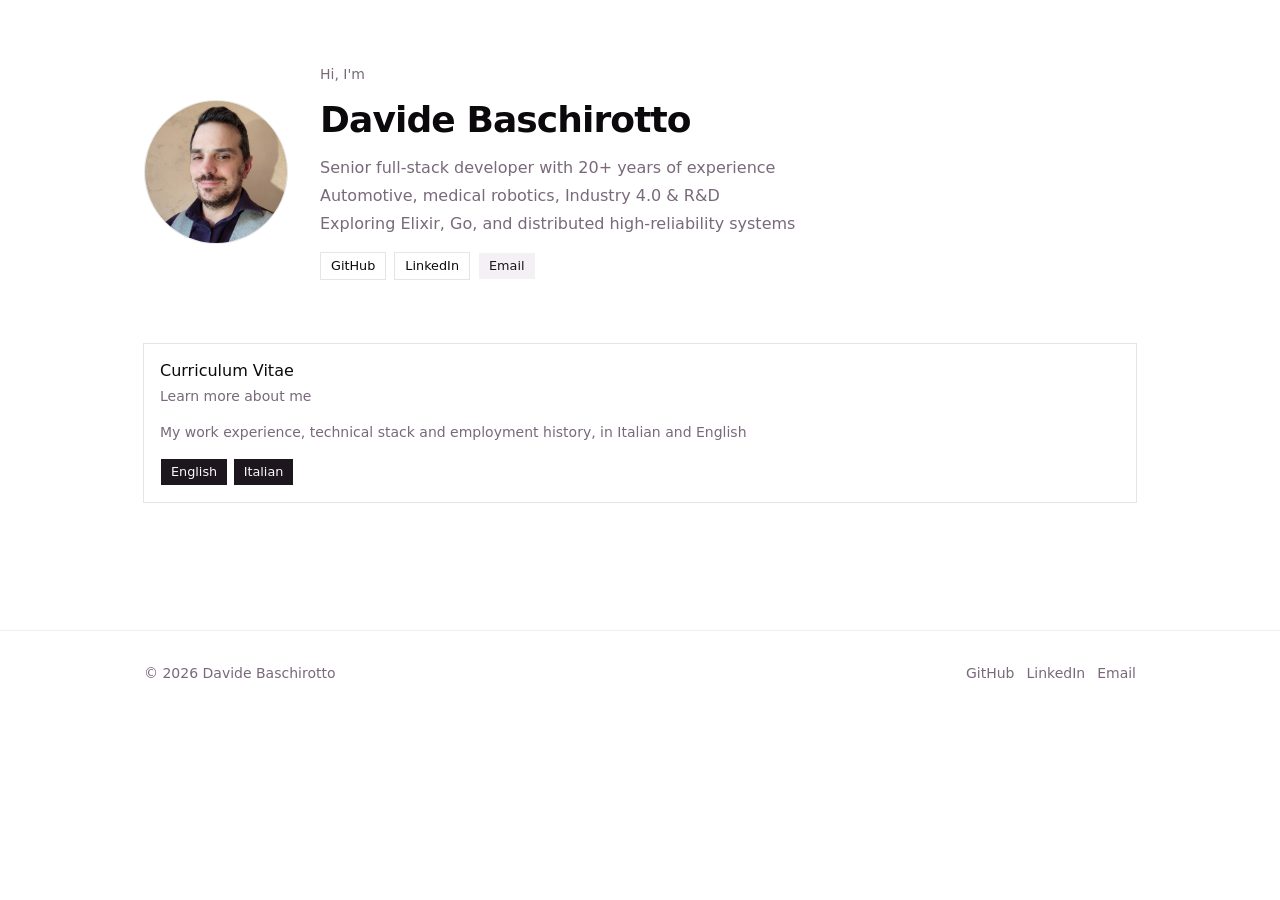
<file: index.html>
<!doctype html>
<html lang="en" suppressHydrationWarning>
    <head>
        <meta charset="UTF-8" />
        <meta name="viewport" content="width=device-width, initial-scale=1.0" />
        <meta
            name="description"
            content="Portfolio and curriculum vitae of Davide Baschirotto — senior full-stack developer
specializing in PHP/Laravel, automotive solutions, medical robotics, and Industry 4.0 innovation.
"
        />
        <title>Dave&#39;s Portfolio</title>
        <link
            rel="icon"
            href="/assets/images/site/favicon.svg"
            type="image/svg+xml"
        />
        <link rel="preconnect" href="https://fonts.googleapis.com" />
        <link rel="preconnect" href="https://fonts.gstatic.com" crossorigin />
        <link
            href="https://fonts.googleapis.com/css2?family=Inter:wght@400;500;600;700&display=swap"
            rel="stylesheet"
        />
        <link rel="stylesheet" href="/assets/css/output.css" />
        <script>
            (() => {
                const key = "cvgo-theme";
                const root = document.documentElement;
                const apply = (mode) => {
                    if (mode === "dark") root.classList.add("dark");
                    else if (mode === "light") root.classList.remove("dark");
                    else if (
                        window.matchMedia("(prefers-color-scheme: dark)")
                            .matches
                    )
                        root.classList.add("dark");
                    else root.classList.remove("dark");
                };
                apply(localStorage.getItem(key) || "system");
                window.cvgoSetTheme = (mode) => {
                    localStorage.setItem(key, mode);
                    apply(mode);
                };
            })();
        </script>
        <script
            defer
            nonce=""
            src="/assets/js/shadcn-templ-9601932d5dbc0ee7.js"
        ></script>
    </head>
    <body class="bg-background text-foreground min-h-svh antialiased">
        <main>
            <section class="mx-auto max-w-5xl px-4 py-12 md:py-16">
                <div
                    class="flex flex-col items-start gap-8 md:flex-row md:items-center"
                >
                    <img
                        src="/assets/images/author/davide_baschirotto.jpg"
                        alt="Davide Baschirotto"
                        class="border-border size-28 rounded-full border object-cover md:size-36"
                    />
                    <div class="space-y-4">
                        <p class="text-muted-foreground text-sm">Hi, I&#39;m</p>
                        <h1
                            class="text-3xl font-semibold tracking-tight md:text-4xl"
                        >
                            Davide Baschirotto
                        </h1>
                        <ul
                            class="text-muted-foreground space-y-1 text-sm md:text-base"
                        >
                            <li>
                                Senior full-stack developer with 20+ years of
                                experience
                            </li>
                            <li>
                                Automotive, medical robotics, Industry 4.0 &amp;
                                R&amp;D
                            </li>
                            <li>
                                Exploring Elixir, Go, and distributed
                                high-reliability systems
                            </li>
                        </ul>
                        <div class="flex flex-wrap gap-2">
                            <a
                                href="https://github.com/thenlights"
                                target="_blank"
                                data-slot="button"
                                role="button"
                                tabindex="0"
                                class="focus-visible:border-ring focus-visible:ring-ring/50 aria-invalid:ring-destructive/20 dark:aria-invalid:ring-destructive/40 aria-invalid:border-destructive dark:aria-invalid:border-destructive/50 border bg-clip-padding font-medium focus-visible:ring-3 aria-invalid:ring-3 active:not-aria-[haspopup]:translate-y-px group/button inline-flex shrink-0 items-center justify-center whitespace-nowrap transition-all outline-none select-none disabled:pointer-events-none disabled:opacity-50 [&amp;_svg]:pointer-events-none [&amp;_svg]:shrink-0 border-border bg-background hover:bg-muted hover:text-foreground dark:bg-input/30 dark:border-input dark:hover:bg-input/50 aria-expanded:bg-muted aria-expanded:text-foreground h-7 gap-1 rounded-[min(var(--radius-md),12px)] px-2.5 text-[0.8rem] in-data-[slot=button-group]:rounded-lg has-data-[icon=inline-end]:pr-1.5 has-data-[icon=inline-start]:pl-1.5 [&amp;_svg:not([class*=&#39;size-&#39;])]:size-3.5"
                                >GitHub</a
                            >
                            <a
                                href="https://www.linkedin.com/in/davidebaschirotto"
                                target="_blank"
                                data-slot="button"
                                role="button"
                                tabindex="0"
                                class="focus-visible:border-ring focus-visible:ring-ring/50 aria-invalid:ring-destructive/20 dark:aria-invalid:ring-destructive/40 aria-invalid:border-destructive dark:aria-invalid:border-destructive/50 border bg-clip-padding font-medium focus-visible:ring-3 aria-invalid:ring-3 active:not-aria-[haspopup]:translate-y-px group/button inline-flex shrink-0 items-center justify-center whitespace-nowrap transition-all outline-none select-none disabled:pointer-events-none disabled:opacity-50 [&amp;_svg]:pointer-events-none [&amp;_svg]:shrink-0 border-border bg-background hover:bg-muted hover:text-foreground dark:bg-input/30 dark:border-input dark:hover:bg-input/50 aria-expanded:bg-muted aria-expanded:text-foreground h-7 gap-1 rounded-[min(var(--radius-md),12px)] px-2.5 text-[0.8rem] in-data-[slot=button-group]:rounded-lg has-data-[icon=inline-end]:pr-1.5 has-data-[icon=inline-start]:pl-1.5 [&amp;_svg:not([class*=&#39;size-&#39;])]:size-3.5"
                                >LinkedIn</a
                            >
                            <a
                                href="mailto:dav.baschirotto@gmail.com"
                                data-slot="button"
                                role="button"
                                tabindex="0"
                                class="focus-visible:border-ring focus-visible:ring-ring/50 aria-invalid:ring-destructive/20 dark:aria-invalid:ring-destructive/40 aria-invalid:border-destructive dark:aria-invalid:border-destructive/50 border border-transparent bg-clip-padding font-medium focus-visible:ring-3 aria-invalid:ring-3 active:not-aria-[haspopup]:translate-y-px group/button inline-flex shrink-0 items-center justify-center whitespace-nowrap transition-all outline-none select-none disabled:pointer-events-none disabled:opacity-50 [&amp;_svg]:pointer-events-none [&amp;_svg]:shrink-0 bg-secondary text-secondary-foreground hover:bg-[color-mix(in_oklch,var(--secondary),var(--foreground)_5%)] aria-expanded:bg-secondary aria-expanded:text-secondary-foreground h-7 gap-1 rounded-[min(var(--radius-md),12px)] px-2.5 text-[0.8rem] in-data-[slot=button-group]:rounded-lg has-data-[icon=inline-end]:pr-1.5 has-data-[icon=inline-start]:pl-1.5 [&amp;_svg:not([class*=&#39;size-&#39;])]:size-3.5"
                                >Email</a
                            >
                        </div>
                    </div>
                </div>
            </section>
            <div class="mx-auto max-w-5xl space-y-16 px-4 pb-10">
                <div class="mb-6 space-y-2">
                    <div
                        data-slot="card"
                        data-size="default"
                        class="ring-foreground/10 bg-card text-card-foreground gap-(--card-spacing) overflow-hidden rounded-xl py-(--card-spacing) text-sm ring-1 [--card-spacing:--spacing(4)] has-data-[slot=card-footer]:pb-0 has-[&gt;img:first-child]:pt-0 data-[size=sm]:[--card-spacing:--spacing(3)] data-[size=sm]:has-data-[slot=card-footer]:pb-0 *:[img:first-child]:rounded-t-xl *:[img:last-child]:rounded-b-xl group/card flex flex-col"
                    >
                        <div
                            data-slot="card-header"
                            class="gap-1 rounded-t-xl px-(--card-spacing) [.border-b]:pb-(--card-spacing) group/card-header @container/card-header grid auto-rows-min items-start has-data-[slot=card-action]:grid-cols-[1fr_auto] has-data-[slot=card-description]:grid-rows-[auto_auto]"
                        >
                            <div
                                data-slot="card-title"
                                class="text-base leading-snug font-medium group-data-[size=sm]/card:text-sm font-heading"
                            >
                                Curriculum Vitae
                            </div>
                            <div
                                data-slot="card-description"
                                class="text-muted-foreground text-sm"
                            >
                                Learn more about me
                            </div>
                        </div>
                        <div
                            data-slot="card-content"
                            class="px-(--card-spacing)"
                        >
                            <p class="text-muted-foreground text-sm">
                                My work experience, technical stack and
                                employment history, in Italian and English
                            </p>
                            <div class="mt-4">
                                <a
                                    href="/site/en"
                                    data-slot="button"
                                    role="button"
                                    tabindex="0"
                                    class="focus-visible:border-ring focus-visible:ring-ring/50 aria-invalid:ring-destructive/20 dark:aria-invalid:ring-destructive/40 aria-invalid:border-destructive dark:aria-invalid:border-destructive/50 border border-transparent bg-clip-padding font-medium focus-visible:ring-3 aria-invalid:ring-3 active:not-aria-[haspopup]:translate-y-px group/button inline-flex shrink-0 items-center justify-center whitespace-nowrap transition-all outline-none select-none disabled:pointer-events-none disabled:opacity-50 [&amp;_svg]:pointer-events-none [&amp;_svg]:shrink-0 bg-primary text-primary-foreground hover:bg-primary/80 h-7 gap-1 rounded-[min(var(--radius-md),12px)] px-2.5 text-[0.8rem] in-data-[slot=button-group]:rounded-lg has-data-[icon=inline-end]:pr-1.5 has-data-[icon=inline-start]:pl-1.5 [&amp;_svg:not([class*=&#39;size-&#39;])]:size-3.5"
                                    >English</a
                                >
                                <a
                                    href="/site/it"
                                    data-slot="button"
                                    role="button"
                                    tabindex="0"
                                    class="focus-visible:border-ring focus-visible:ring-ring/50 aria-invalid:ring-destructive/20 dark:aria-invalid:ring-destructive/40 aria-invalid:border-destructive dark:aria-invalid:border-destructive/50 border border-transparent bg-clip-padding font-medium focus-visible:ring-3 aria-invalid:ring-3 active:not-aria-[haspopup]:translate-y-px group/button inline-flex shrink-0 items-center justify-center whitespace-nowrap transition-all outline-none select-none disabled:pointer-events-none disabled:opacity-50 [&amp;_svg]:pointer-events-none [&amp;_svg]:shrink-0 bg-primary text-primary-foreground hover:bg-primary/80 h-7 gap-1 rounded-[min(var(--radius-md),12px)] px-2.5 text-[0.8rem] in-data-[slot=button-group]:rounded-lg has-data-[icon=inline-end]:pr-1.5 has-data-[icon=inline-start]:pl-1.5 [&amp;_svg:not([class*=&#39;size-&#39;])]:size-3.5"
                                    >Italian</a
                                >
                            </div>
                        </div>
                    </div>
                </div>
            </div>
        </main>
        <footer class="border-border/60 mt-16 border-t">
            <div
                class="mx-auto flex max-w-5xl flex-col gap-4 px-4 py-8 text-sm sm:flex-row sm:items-center sm:justify-between"
            >
                <p class="text-muted-foreground">© 2026 Davide Baschirotto</p>
                <div class="flex flex-wrap gap-3">
                    <a
                        href="https://github.com/thenlights"
                        class="text-muted-foreground hover:text-foreground underline-offset-4 hover:underline"
                        >GitHub</a
                    >
                    <a
                        href="https://www.linkedin.com/in/davidebaschirotto"
                        class="text-muted-foreground hover:text-foreground underline-offset-4 hover:underline"
                        >LinkedIn</a
                    >
                    <a
                        href="mailto:dav.baschirotto@gmail.com"
                        class="text-muted-foreground hover:text-foreground underline-offset-4 hover:underline"
                        >Email</a
                    >
                </div>
            </div>
        </footer>
    </body>
</html>
</file>
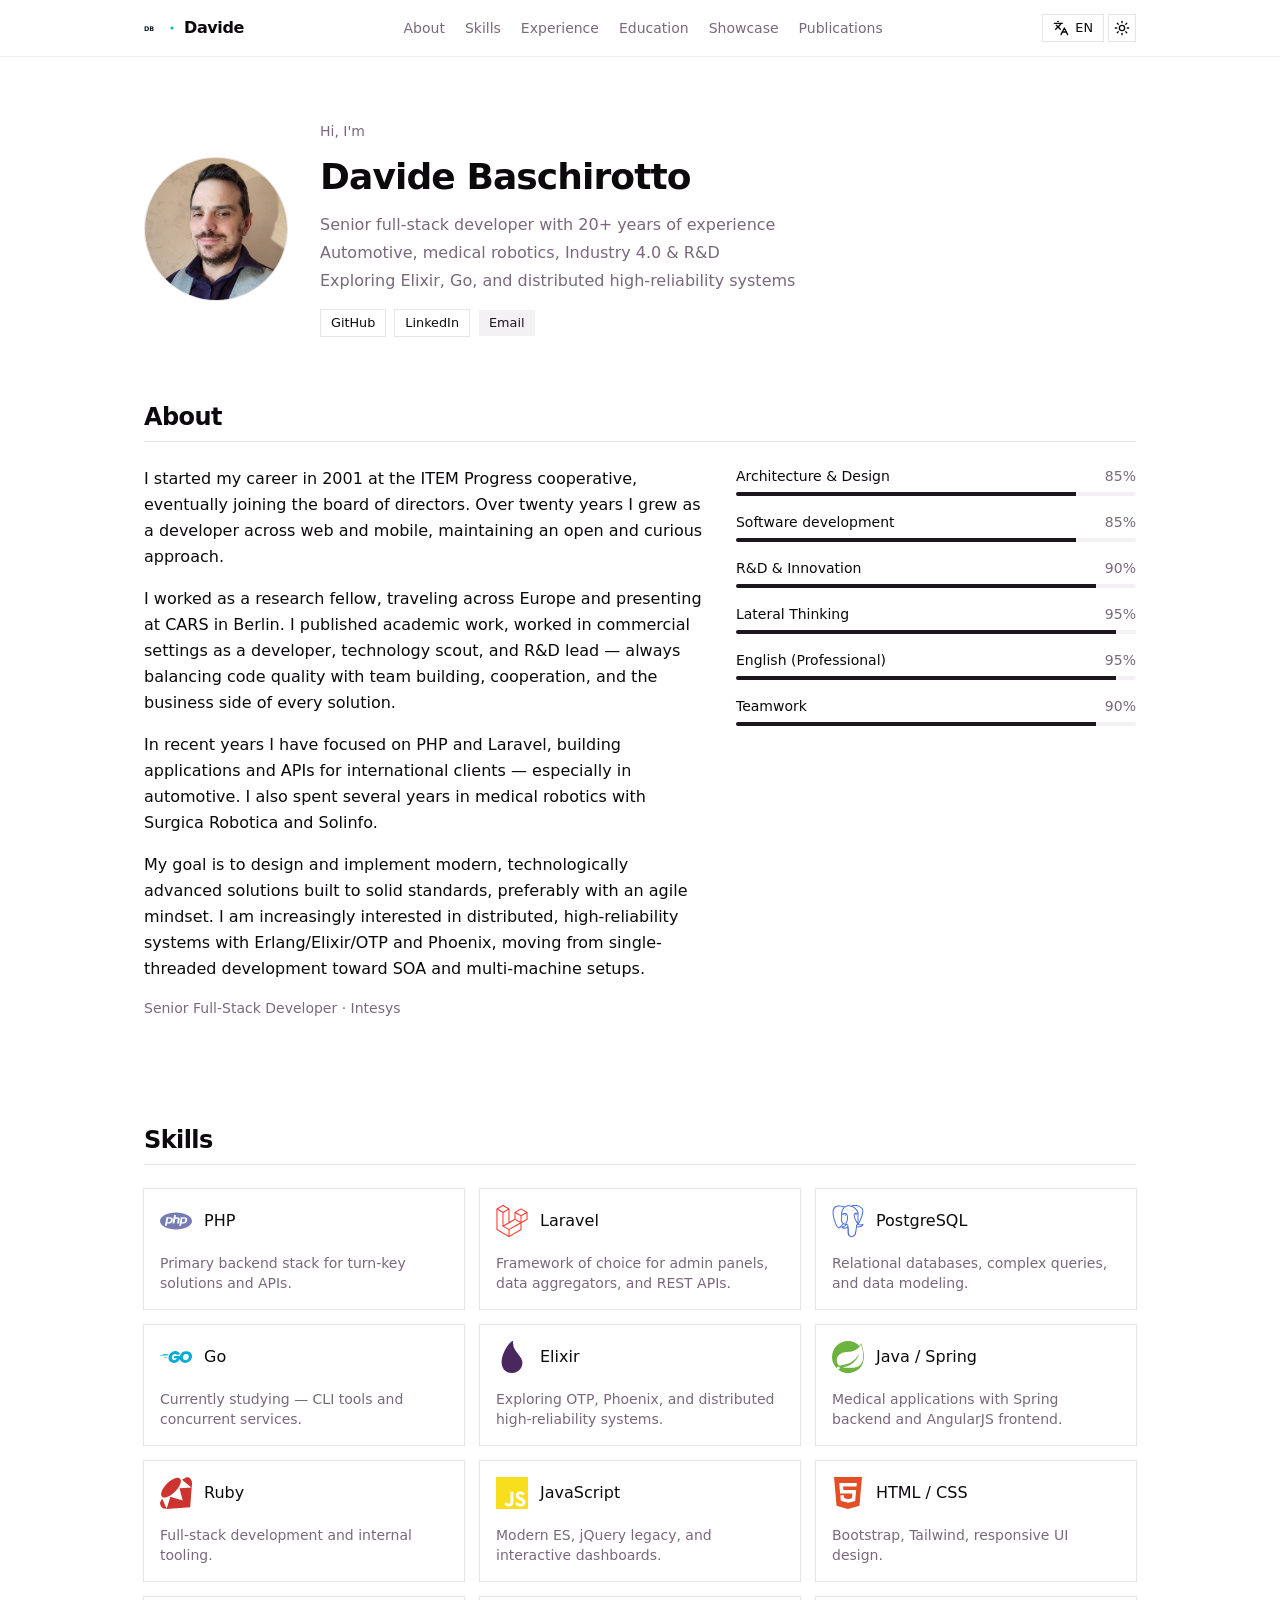
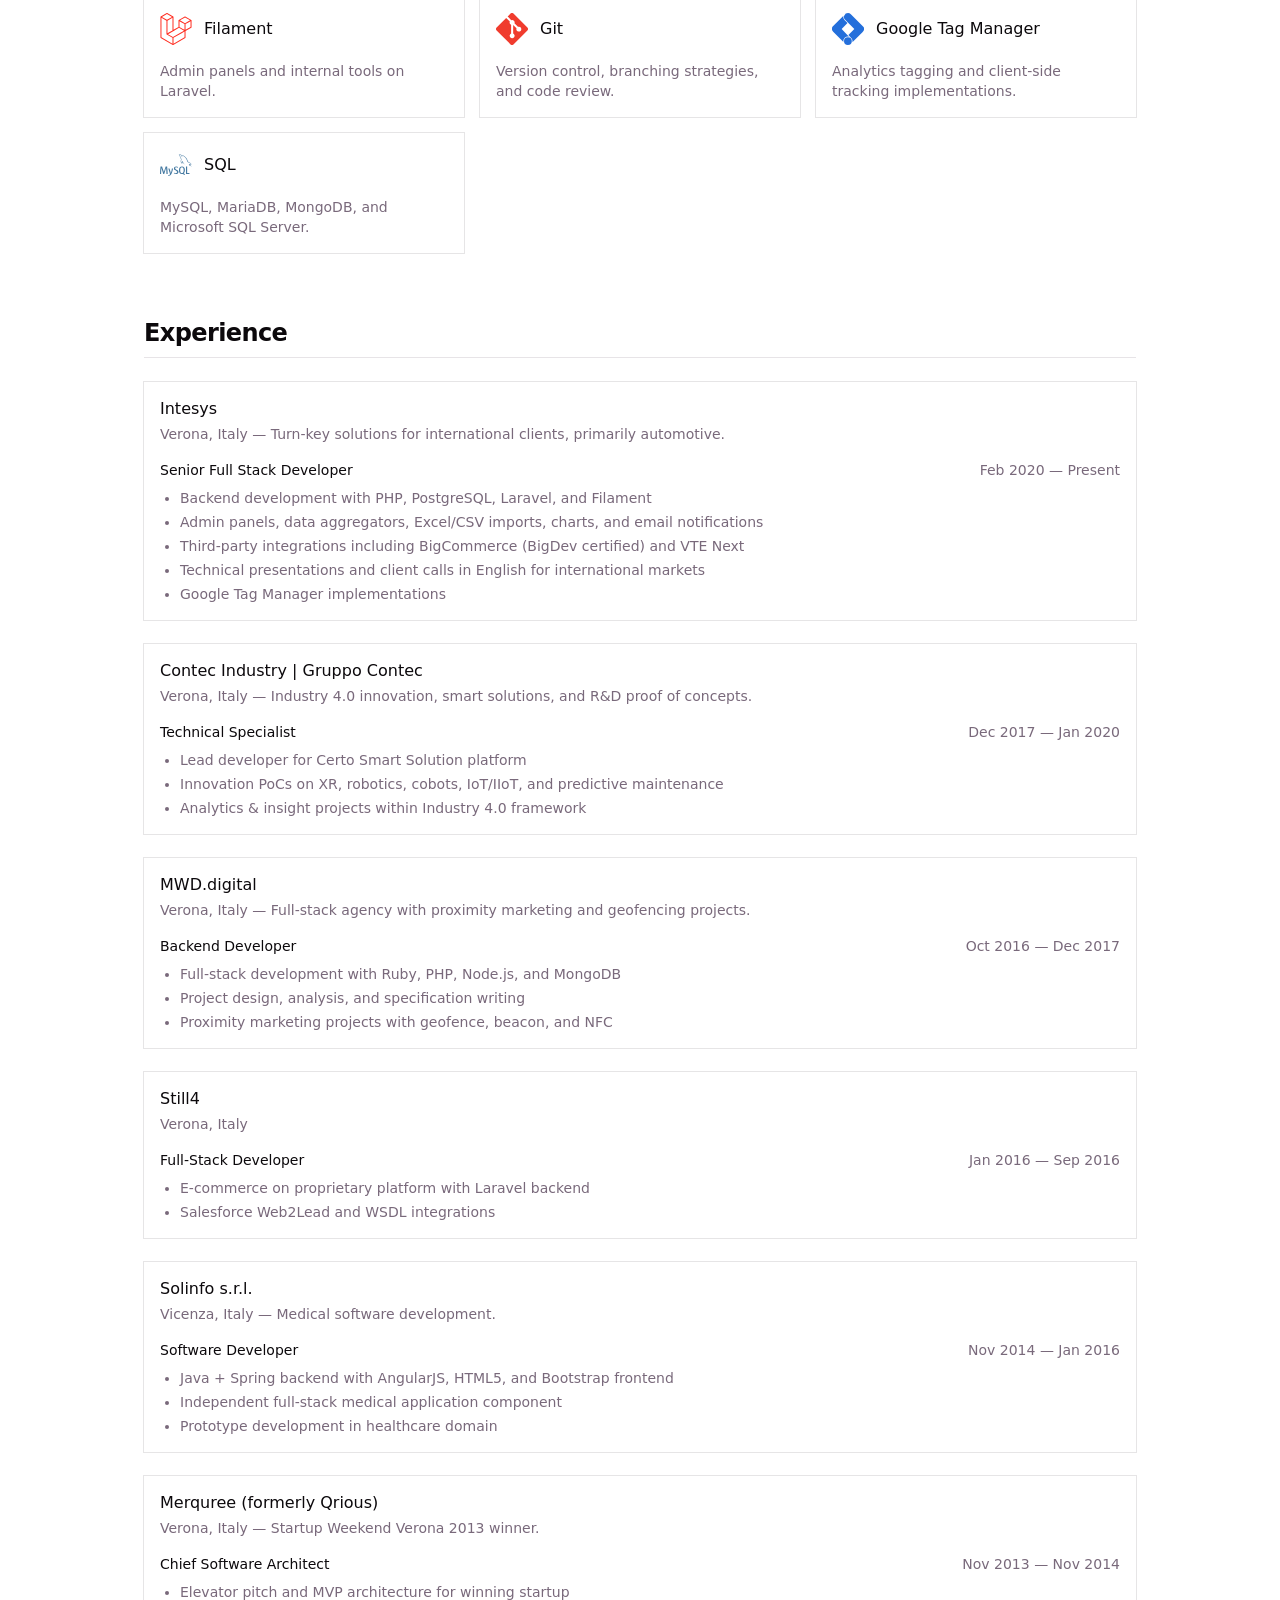
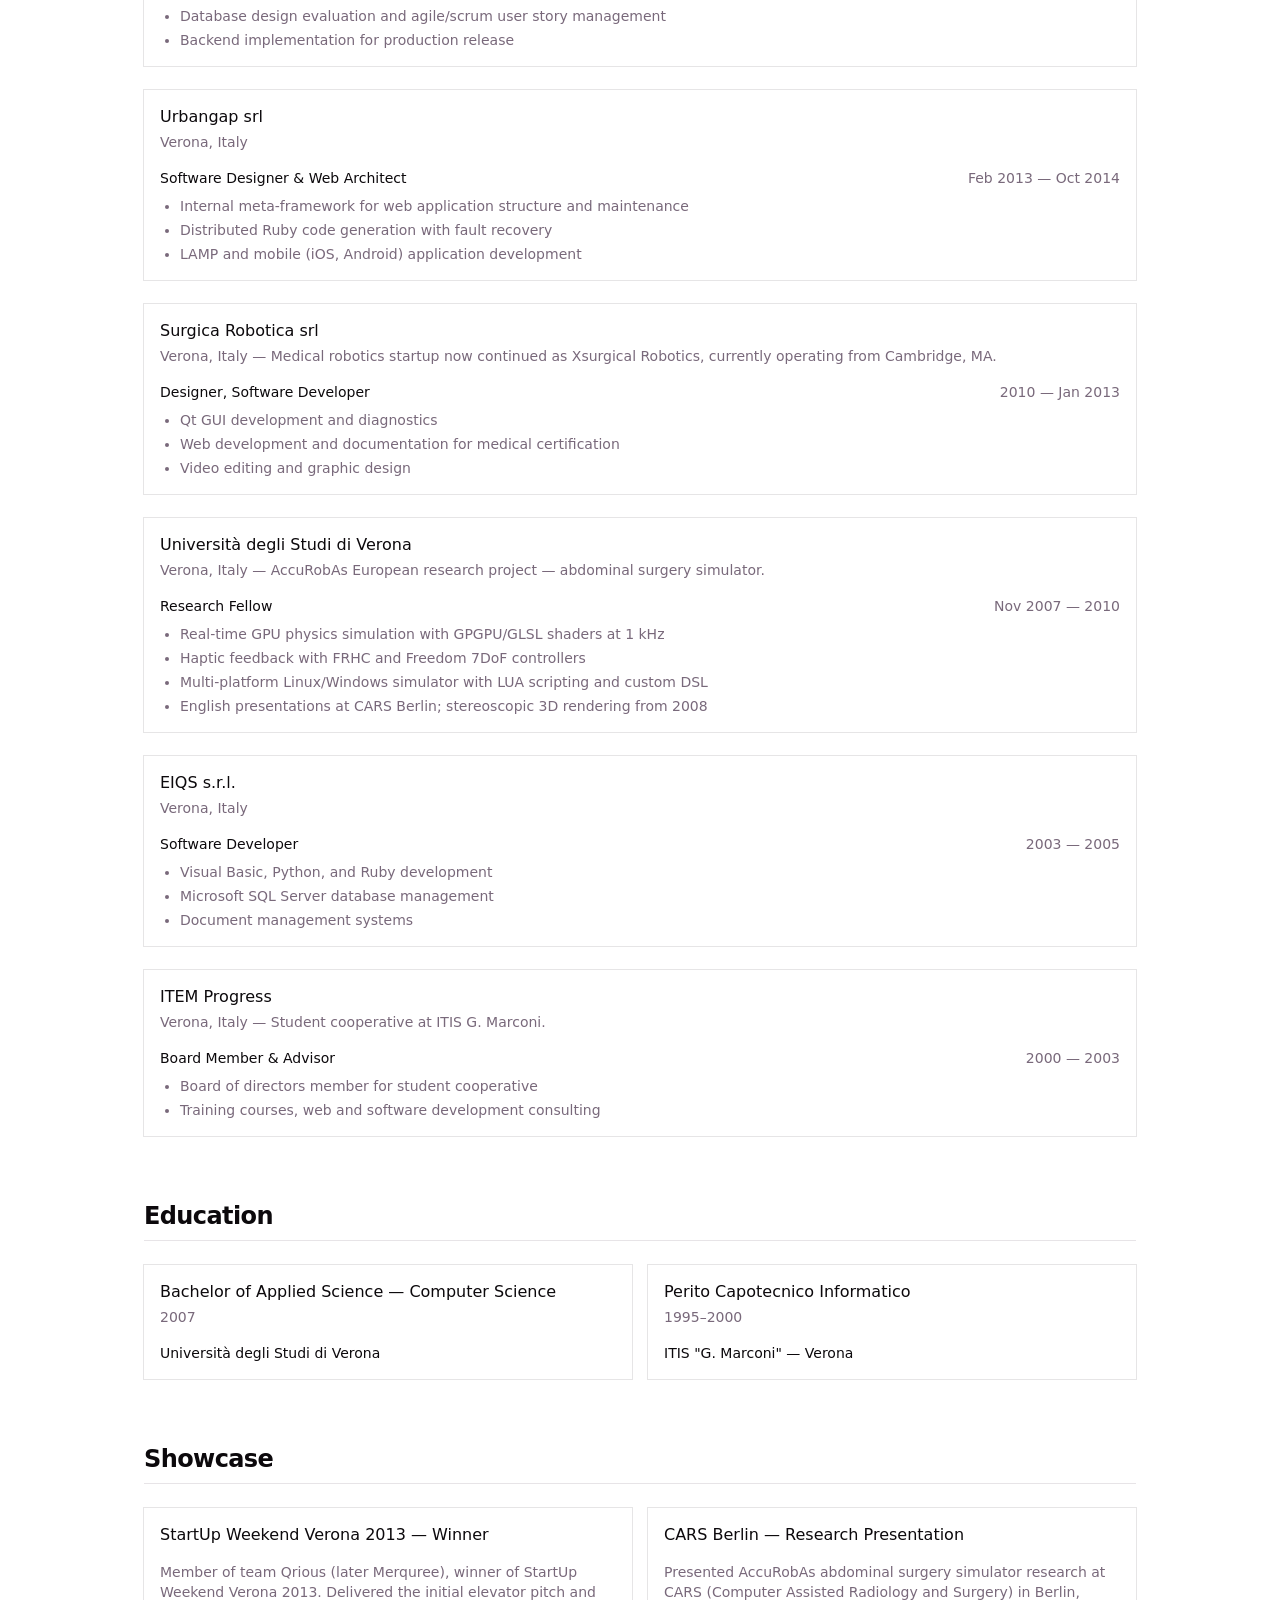
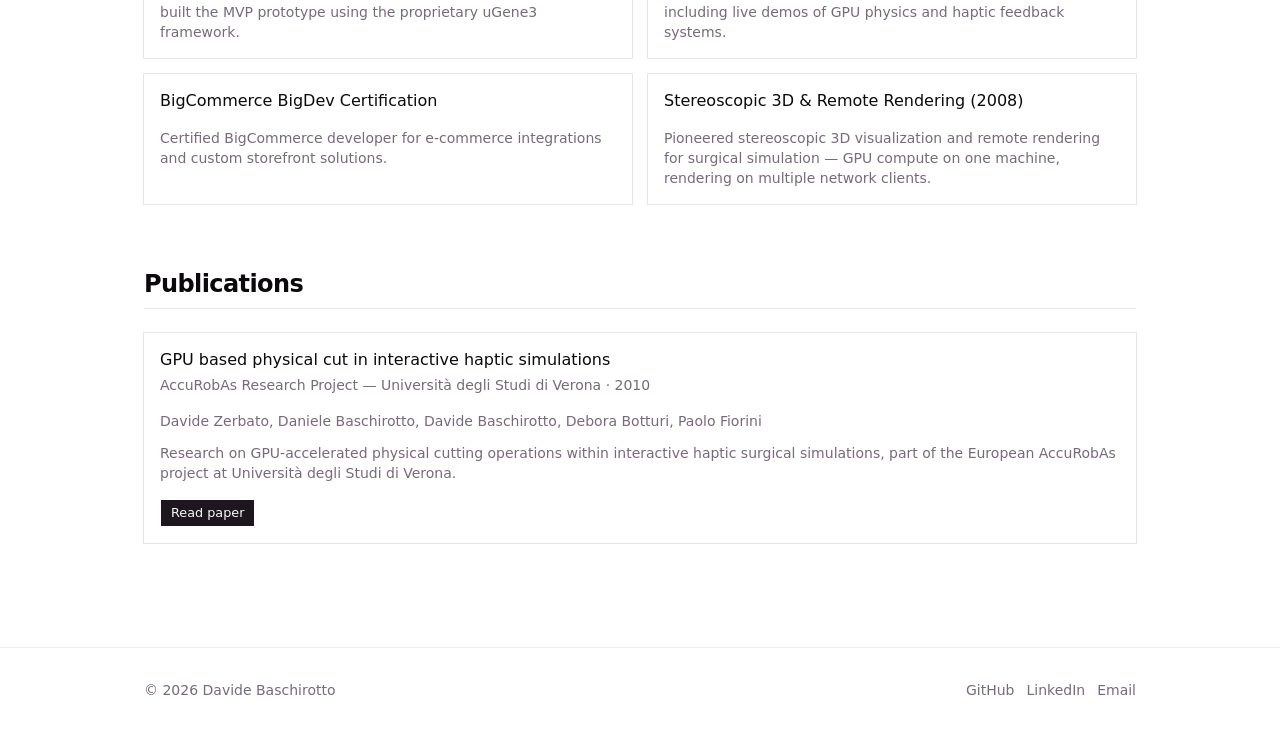
<file: site/en/index.html>
<!doctype html>
<html lang="en" suppressHydrationWarning>
    <head>
        <meta charset="UTF-8" />
        <meta name="viewport" content="width=device-width, initial-scale=1.0" />
        <meta
            name="description"
            content="Portfolio and curriculum vitae of Davide Baschirotto — senior full-stack developer
specializing in PHP/Laravel, automotive solutions, medical robotics, and Industry 4.0 innovation.
"
        />
        <title>Dave&#39;s Portfolio</title>
        <link
            rel="icon"
            href="/assets/images/site/favicon.svg"
            type="image/svg+xml"
        />
        <link rel="preconnect" href="https://fonts.googleapis.com" />
        <link rel="preconnect" href="https://fonts.gstatic.com" crossorigin />
        <link
            href="https://fonts.googleapis.com/css2?family=Inter:wght@400;500;600;700&display=swap"
            rel="stylesheet"
        />
        <link rel="stylesheet" href="/assets/css/output.css" />
        <script>
            (() => {
                const key = "cvgo-theme";
                const root = document.documentElement;
                const apply = (mode) => {
                    if (mode === "dark") root.classList.add("dark");
                    else if (mode === "light") root.classList.remove("dark");
                    else if (
                        window.matchMedia("(prefers-color-scheme: dark)")
                            .matches
                    )
                        root.classList.add("dark");
                    else root.classList.remove("dark");
                };
                apply(localStorage.getItem(key) || "system");
                window.cvgoSetTheme = (mode) => {
                    localStorage.setItem(key, mode);
                    apply(mode);
                };
            })();
        </script>
        <script
            defer
            nonce=""
            src="/assets/js/shadcn-templ-9601932d5dbc0ee7.js"
        ></script>
    </head>
    <body class="bg-background text-foreground min-h-svh antialiased">
        <header
            class="border-border/60 bg-background/80 sticky top-0 z-50 border-b backdrop-blur"
        >
            <div class="mx-auto flex max-w-5xl items-center gap-4 px-4 py-3">
                <a
                    href="/site/en/"
                    class="flex items-center gap-2 font-semibold tracking-tight"
                    ><img
                        src="/assets/images/site/logo.svg"
                        alt=""
                        class="dark:hidden h-8 w-8"
                    />
                    <img
                        src="/assets/images/site/logo-inverted.svg"
                        alt=""
                        class="hidden h-8 w-8 dark:block"
                    />
                    <span class="hidden sm:inline">Davide</span></a
                >
                <nav
                    class="hidden flex-1 items-center justify-center gap-1 md:flex"
                    aria-label="Sections"
                >
                    <a
                        href="/site/en/#about"
                        class="text-muted-foreground hover:text-foreground rounded-md px-2 py-1 text-sm transition-colors"
                        >About</a
                    ><a
                        href="/site/en/#skills"
                        class="text-muted-foreground hover:text-foreground rounded-md px-2 py-1 text-sm transition-colors"
                        >Skills</a
                    ><a
                        href="/site/en/#experiences"
                        class="text-muted-foreground hover:text-foreground rounded-md px-2 py-1 text-sm transition-colors"
                        >Experience</a
                    ><a
                        href="/site/en/#education"
                        class="text-muted-foreground hover:text-foreground rounded-md px-2 py-1 text-sm transition-colors"
                        >Education</a
                    ><a
                        href="/site/en/#achievements"
                        class="text-muted-foreground hover:text-foreground rounded-md px-2 py-1 text-sm transition-colors"
                        >Showcase</a
                    ><a
                        href="/site/en/#publications"
                        class="text-muted-foreground hover:text-foreground rounded-md px-2 py-1 text-sm transition-colors"
                        >Publications</a
                    >
                </nav>
                <div class="ml-auto flex items-center gap-1">
                    <button
                        class="focus-visible:border-ring focus-visible:ring-ring/50 aria-invalid:ring-destructive/20 dark:aria-invalid:ring-destructive/40 aria-invalid:border-destructive dark:aria-invalid:border-destructive/50 border bg-clip-padding font-medium focus-visible:ring-3 aria-invalid:ring-3 active:not-aria-[haspopup]:translate-y-px group/button inline-flex shrink-0 items-center justify-center whitespace-nowrap transition-all outline-none select-none disabled:pointer-events-none disabled:opacity-50 [&amp;_svg]:pointer-events-none [&amp;_svg]:shrink-0 border-border bg-background hover:bg-muted hover:text-foreground dark:bg-input/30 dark:border-input dark:hover:bg-input/50 aria-expanded:bg-muted aria-expanded:text-foreground h-7 rounded-[min(var(--radius-md),12px)] px-2.5 text-[0.8rem] in-data-[slot=button-group]:rounded-lg has-data-[icon=inline-end]:pr-1.5 has-data-[icon=inline-start]:pl-1.5 [&amp;_svg:not([class*=&#39;size-&#39;])]:size-3.5 gap-1.5"
                        aria-expanded="false"
                        aria-haspopup="menu"
                        data-slot="dropdown-menu-trigger"
                        data-templ-controls="id-VMPRAAFT4I6CVU5I72SPMSHJYM"
                        id="id-VMPRAAFT4I6CVU5I72SPMSHJYM-trigger"
                        tabindex="0"
                        type="button"
                    >
                        <svg
                            xmlns="http://www.w3.org/2000/svg"
                            width="24"
                            height="24"
                            viewBox="0 0 24 24"
                            fill="none"
                            stroke="currentColor"
                            stroke-width="2"
                            stroke-linecap="round"
                            stroke-linejoin="round"
                            class="lucide lucide-languages size-4"
                        >
                            <path d="m5 8 6 6" />
                            <path d="m4 14 6-6 2-3" />
                            <path d="M2 5h12" />
                            <path d="M7 2h1" />
                            <path d="m22 22-5-10-5 10" />
                            <path d="M14 18h6" /></svg
                        ><span class="sr-only">Language</span>
                        <span aria-hidden="true">EN</span>
                    </button>
                    <div data-templ-portal hidden>
                        <div data-base-ui-portal hidden>
                            <div
                                data-templ-side="bottom"
                                data-templ-align="end"
                                data-templ-side-offset="4"
                                data-templ-align-offset="0"
                                data-closed
                                hidden
                                role="presentation"
                                class="isolate z-50 outline-none"
                            >
                                <div
                                    id="id-VMPRAAFT4I6CVU5I72SPMSHJYM"
                                    data-slot="dropdown-menu-content"
                                    data-closed
                                    role="menu"
                                    aria-labelledby="id-VMPRAAFT4I6CVU5I72SPMSHJYM-trigger"
                                    tabindex="-1"
                                    data-base-ui-focusable
                                    class="data-open:animate-in data-closed:animate-out data-closed:fade-out-0 data-open:fade-in-0 data-closed:zoom-out-95 data-open:zoom-in-95 data-[side=bottom]:slide-in-from-top-2 data-[side=left]:slide-in-from-right-2 data-[side=right]:slide-in-from-left-2 data-[side=top]:slide-in-from-bottom-2 ring-foreground/10 bg-popover text-popover-foreground min-w-32 rounded-lg p-1 shadow-md ring-1 duration-100 data-[side=inline-start]:slide-in-from-right-2 data-[side=inline-end]:slide-in-from-left-2 z-50 max-h-(--available-height) w-(--anchor-width) origin-(--transform-origin) overflow-x-hidden overflow-y-auto outline-none data-closed:overflow-hidden relative isolate data-closed:fill-mode-forwards"
                                >
                                    <a
                                        href="/site/en"
                                        data-slot="dropdown-menu-item"
                                        data-variant="default"
                                        role="menuitem"
                                        tabindex="-1"
                                        class="focus:bg-accent focus:text-accent-foreground data-[variant=destructive]:text-destructive data-[variant=destructive]:focus:bg-destructive/10 dark:data-[variant=destructive]:focus:bg-destructive/20 data-[variant=destructive]:focus:text-destructive data-[variant=destructive]:*:[svg]:text-destructive not-data-[variant=destructive]:focus:**:text-accent-foreground gap-1.5 rounded-md px-1.5 py-1 text-sm data-inset:pl-7 [&amp;_svg:not([class*=&#39;size-&#39;])]:size-4 group/dropdown-menu-item relative flex cursor-default items-center outline-hidden select-none data-disabled:pointer-events-none data-disabled:opacity-50 [&amp;_svg]:pointer-events-none [&amp;_svg]:shrink-0 font-semibold"
                                        >EN</a
                                    ><a
                                        href="/site/it"
                                        data-slot="dropdown-menu-item"
                                        data-variant="default"
                                        role="menuitem"
                                        tabindex="-1"
                                        class="focus:bg-accent focus:text-accent-foreground data-[variant=destructive]:text-destructive data-[variant=destructive]:focus:bg-destructive/10 dark:data-[variant=destructive]:focus:bg-destructive/20 data-[variant=destructive]:focus:text-destructive data-[variant=destructive]:*:[svg]:text-destructive not-data-[variant=destructive]:focus:**:text-accent-foreground gap-1.5 rounded-md px-1.5 py-1 text-sm data-inset:pl-7 [&amp;_svg:not([class*=&#39;size-&#39;])]:size-4 group/dropdown-menu-item relative flex cursor-default items-center outline-hidden select-none data-disabled:pointer-events-none data-disabled:opacity-50 [&amp;_svg]:pointer-events-none [&amp;_svg]:shrink-0"
                                        >IT</a
                                    >
                                </div>
                            </div>
                        </div>
                    </div>
                    <button
                        class="focus-visible:border-ring focus-visible:ring-ring/50 aria-invalid:ring-destructive/20 dark:aria-invalid:ring-destructive/40 aria-invalid:border-destructive dark:aria-invalid:border-destructive/50 border bg-clip-padding text-sm font-medium focus-visible:ring-3 aria-invalid:ring-3 active:not-aria-[haspopup]:translate-y-px [&amp;_svg:not([class*=&#39;size-&#39;])]:size-4 group/button inline-flex shrink-0 items-center justify-center whitespace-nowrap transition-all outline-none select-none disabled:pointer-events-none disabled:opacity-50 [&amp;_svg]:pointer-events-none [&amp;_svg]:shrink-0 border-border bg-background hover:bg-muted hover:text-foreground dark:bg-input/30 dark:border-input dark:hover:bg-input/50 aria-expanded:bg-muted aria-expanded:text-foreground size-7 rounded-[min(var(--radius-md),12px)] in-data-[slot=button-group]:rounded-lg relative"
                        aria-expanded="false"
                        aria-haspopup="menu"
                        data-slot="dropdown-menu-trigger"
                        data-templ-controls="id-62QSM7XO4Y6GQGHBTGCD46OK3Y"
                        id="id-62QSM7XO4Y6GQGHBTGCD46OK3Y-trigger"
                        tabindex="0"
                        type="button"
                    >
                        <svg
                            xmlns="http://www.w3.org/2000/svg"
                            width="24"
                            height="24"
                            viewBox="0 0 24 24"
                            fill="none"
                            stroke="currentColor"
                            stroke-width="2"
                            stroke-linecap="round"
                            stroke-linejoin="round"
                            class="lucide lucide-sun size-4 scale-100 dark:scale-0"
                        >
                            <circle cx="12" cy="12" r="4" />
                            <path d="M12 2v2" />
                            <path d="M12 20v2" />
                            <path d="m4.93 4.93 1.41 1.41" />
                            <path d="m17.66 17.66 1.41 1.41" />
                            <path d="M2 12h2" />
                            <path d="M20 12h2" />
                            <path d="m6.34 17.66-1.41 1.41" />
                            <path d="m19.07 4.93-1.41 1.41" /></svg
                        ><svg
                            xmlns="http://www.w3.org/2000/svg"
                            width="24"
                            height="24"
                            viewBox="0 0 24 24"
                            fill="none"
                            stroke="currentColor"
                            stroke-width="2"
                            stroke-linecap="round"
                            stroke-linejoin="round"
                            class="lucide lucide-moon absolute size-4 scale-0 dark:scale-100"
                        >
                            <path
                                d="M20.985 12.486a9 9 0 1 1-9.473-9.472c.405-.022.617.46.402.803a6 6 0 0 0 8.268 8.268c.344-.215.825-.004.803.401"
                            /></svg
                        ><span class="sr-only">Theme</span>
                    </button>
                    <div data-templ-portal hidden>
                        <div data-base-ui-portal hidden>
                            <div
                                data-templ-side="bottom"
                                data-templ-align="end"
                                data-templ-side-offset="4"
                                data-templ-align-offset="0"
                                data-closed
                                hidden
                                role="presentation"
                                class="isolate z-50 outline-none"
                            >
                                <div
                                    id="id-62QSM7XO4Y6GQGHBTGCD46OK3Y"
                                    data-slot="dropdown-menu-content"
                                    data-closed
                                    role="menu"
                                    aria-labelledby="id-62QSM7XO4Y6GQGHBTGCD46OK3Y-trigger"
                                    tabindex="-1"
                                    data-base-ui-focusable
                                    class="data-open:animate-in data-closed:animate-out data-closed:fade-out-0 data-open:fade-in-0 data-closed:zoom-out-95 data-open:zoom-in-95 data-[side=bottom]:slide-in-from-top-2 data-[side=left]:slide-in-from-right-2 data-[side=right]:slide-in-from-left-2 data-[side=top]:slide-in-from-bottom-2 ring-foreground/10 bg-popover text-popover-foreground min-w-32 rounded-lg p-1 shadow-md ring-1 duration-100 data-[side=inline-start]:slide-in-from-right-2 data-[side=inline-end]:slide-in-from-left-2 z-50 max-h-(--available-height) w-(--anchor-width) origin-(--transform-origin) overflow-x-hidden overflow-y-auto outline-none data-closed:overflow-hidden relative isolate data-closed:fill-mode-forwards"
                                >
                                    <div
                                        data-slot="dropdown-menu-item"
                                        data-variant="default"
                                        role="menuitem"
                                        tabindex="-1"
                                        class="focus:bg-accent focus:text-accent-foreground data-[variant=destructive]:text-destructive data-[variant=destructive]:focus:bg-destructive/10 dark:data-[variant=destructive]:focus:bg-destructive/20 data-[variant=destructive]:focus:text-destructive data-[variant=destructive]:*:[svg]:text-destructive not-data-[variant=destructive]:focus:**:text-accent-foreground gap-1.5 rounded-md px-1.5 py-1 text-sm data-inset:pl-7 [&amp;_svg:not([class*=&#39;size-&#39;])]:size-4 group/dropdown-menu-item relative flex cursor-default items-center outline-hidden select-none data-disabled:pointer-events-none data-disabled:opacity-50 [&amp;_svg]:pointer-events-none [&amp;_svg]:shrink-0"
                                        onclick="window.cvgoSetTheme(&#39;light&#39;)"
                                    >
                                        <svg
                                            xmlns="http://www.w3.org/2000/svg"
                                            width="24"
                                            height="24"
                                            viewBox="0 0 24 24"
                                            fill="none"
                                            stroke="currentColor"
                                            stroke-width="2"
                                            stroke-linecap="round"
                                            stroke-linejoin="round"
                                            class="lucide lucide-sun size-4"
                                        >
                                            <circle cx="12" cy="12" r="4" />
                                            <path d="M12 2v2" />
                                            <path d="M12 20v2" />
                                            <path d="m4.93 4.93 1.41 1.41" />
                                            <path d="m17.66 17.66 1.41 1.41" />
                                            <path d="M2 12h2" />
                                            <path d="M20 12h2" />
                                            <path d="m6.34 17.66-1.41 1.41" />
                                            <path d="m19.07 4.93-1.41 1.41" />
                                        </svg>
                                        Light
                                    </div>
                                    <div
                                        data-slot="dropdown-menu-item"
                                        data-variant="default"
                                        role="menuitem"
                                        tabindex="-1"
                                        class="focus:bg-accent focus:text-accent-foreground data-[variant=destructive]:text-destructive data-[variant=destructive]:focus:bg-destructive/10 dark:data-[variant=destructive]:focus:bg-destructive/20 data-[variant=destructive]:focus:text-destructive data-[variant=destructive]:*:[svg]:text-destructive not-data-[variant=destructive]:focus:**:text-accent-foreground gap-1.5 rounded-md px-1.5 py-1 text-sm data-inset:pl-7 [&amp;_svg:not([class*=&#39;size-&#39;])]:size-4 group/dropdown-menu-item relative flex cursor-default items-center outline-hidden select-none data-disabled:pointer-events-none data-disabled:opacity-50 [&amp;_svg]:pointer-events-none [&amp;_svg]:shrink-0"
                                        onclick="window.cvgoSetTheme(&#39;dark&#39;)"
                                    >
                                        <svg
                                            xmlns="http://www.w3.org/2000/svg"
                                            width="24"
                                            height="24"
                                            viewBox="0 0 24 24"
                                            fill="none"
                                            stroke="currentColor"
                                            stroke-width="2"
                                            stroke-linecap="round"
                                            stroke-linejoin="round"
                                            class="lucide lucide-moon size-4"
                                        >
                                            <path
                                                d="M20.985 12.486a9 9 0 1 1-9.473-9.472c.405-.022.617.46.402.803a6 6 0 0 0 8.268 8.268c.344-.215.825-.004.803.401"
                                            />
                                        </svg>
                                        Dark
                                    </div>
                                    <div
                                        data-slot="dropdown-menu-item"
                                        data-variant="default"
                                        role="menuitem"
                                        tabindex="-1"
                                        class="focus:bg-accent focus:text-accent-foreground data-[variant=destructive]:text-destructive data-[variant=destructive]:focus:bg-destructive/10 dark:data-[variant=destructive]:focus:bg-destructive/20 data-[variant=destructive]:focus:text-destructive data-[variant=destructive]:*:[svg]:text-destructive not-data-[variant=destructive]:focus:**:text-accent-foreground gap-1.5 rounded-md px-1.5 py-1 text-sm data-inset:pl-7 [&amp;_svg:not([class*=&#39;size-&#39;])]:size-4 group/dropdown-menu-item relative flex cursor-default items-center outline-hidden select-none data-disabled:pointer-events-none data-disabled:opacity-50 [&amp;_svg]:pointer-events-none [&amp;_svg]:shrink-0"
                                        onclick="window.cvgoSetTheme(&#39;system&#39;)"
                                    >
                                        <svg
                                            xmlns="http://www.w3.org/2000/svg"
                                            width="24"
                                            height="24"
                                            viewBox="0 0 24 24"
                                            fill="none"
                                            stroke="currentColor"
                                            stroke-width="2"
                                            stroke-linecap="round"
                                            stroke-linejoin="round"
                                            class="lucide lucide-sun-moon size-4"
                                        >
                                            <path d="M12 2v2" />
                                            <path
                                                d="M14.837 16.385a6 6 0 1 1-7.223-7.222c.624-.147.97.66.715 1.248a4 4 0 0 0 5.26 5.259c.589-.255 1.396.09 1.248.715"
                                            />
                                            <path d="M16 12a4 4 0 0 0-4-4" />
                                            <path d="m19 5-1.256 1.256" />
                                            <path d="M20 12h2" />
                                        </svg>
                                        System
                                    </div>
                                </div>
                            </div>
                        </div>
                    </div>
                </div>
            </div>
        </header>
        <main>
            <section class="mx-auto max-w-5xl px-4 py-12 md:py-16">
                <div
                    class="flex flex-col items-start gap-8 md:flex-row md:items-center"
                >
                    <img
                        src="/assets/images/author/davide_baschirotto.jpg"
                        alt="Davide Baschirotto"
                        class="border-border size-28 rounded-full border object-cover md:size-36"
                    />
                    <div class="space-y-4">
                        <p class="text-muted-foreground text-sm">Hi, I&#39;m</p>
                        <h1
                            class="text-3xl font-semibold tracking-tight md:text-4xl"
                        >
                            Davide Baschirotto
                        </h1>
                        <ul
                            class="text-muted-foreground space-y-1 text-sm md:text-base"
                        >
                            <li>
                                Senior full-stack developer with 20+ years of
                                experience
                            </li>
                            <li>
                                Automotive, medical robotics, Industry 4.0 &amp;
                                R&amp;D
                            </li>
                            <li>
                                Exploring Elixir, Go, and distributed
                                high-reliability systems
                            </li>
                        </ul>
                        <div class="flex flex-wrap gap-2">
                            <a
                                href="https://github.com/thenlights"
                                target="_blank"
                                data-slot="button"
                                role="button"
                                tabindex="0"
                                class="focus-visible:border-ring focus-visible:ring-ring/50 aria-invalid:ring-destructive/20 dark:aria-invalid:ring-destructive/40 aria-invalid:border-destructive dark:aria-invalid:border-destructive/50 border bg-clip-padding font-medium focus-visible:ring-3 aria-invalid:ring-3 active:not-aria-[haspopup]:translate-y-px group/button inline-flex shrink-0 items-center justify-center whitespace-nowrap transition-all outline-none select-none disabled:pointer-events-none disabled:opacity-50 [&amp;_svg]:pointer-events-none [&amp;_svg]:shrink-0 border-border bg-background hover:bg-muted hover:text-foreground dark:bg-input/30 dark:border-input dark:hover:bg-input/50 aria-expanded:bg-muted aria-expanded:text-foreground h-7 gap-1 rounded-[min(var(--radius-md),12px)] px-2.5 text-[0.8rem] in-data-[slot=button-group]:rounded-lg has-data-[icon=inline-end]:pr-1.5 has-data-[icon=inline-start]:pl-1.5 [&amp;_svg:not([class*=&#39;size-&#39;])]:size-3.5"
                                >GitHub</a
                            >
                            <a
                                href="https://www.linkedin.com/in/davidebaschirotto"
                                target="_blank"
                                data-slot="button"
                                role="button"
                                tabindex="0"
                                class="focus-visible:border-ring focus-visible:ring-ring/50 aria-invalid:ring-destructive/20 dark:aria-invalid:ring-destructive/40 aria-invalid:border-destructive dark:aria-invalid:border-destructive/50 border bg-clip-padding font-medium focus-visible:ring-3 aria-invalid:ring-3 active:not-aria-[haspopup]:translate-y-px group/button inline-flex shrink-0 items-center justify-center whitespace-nowrap transition-all outline-none select-none disabled:pointer-events-none disabled:opacity-50 [&amp;_svg]:pointer-events-none [&amp;_svg]:shrink-0 border-border bg-background hover:bg-muted hover:text-foreground dark:bg-input/30 dark:border-input dark:hover:bg-input/50 aria-expanded:bg-muted aria-expanded:text-foreground h-7 gap-1 rounded-[min(var(--radius-md),12px)] px-2.5 text-[0.8rem] in-data-[slot=button-group]:rounded-lg has-data-[icon=inline-end]:pr-1.5 has-data-[icon=inline-start]:pl-1.5 [&amp;_svg:not([class*=&#39;size-&#39;])]:size-3.5"
                                >LinkedIn</a
                            >
                            <a
                                href="mailto:dav.baschirotto@gmail.com"
                                data-slot="button"
                                role="button"
                                tabindex="0"
                                class="focus-visible:border-ring focus-visible:ring-ring/50 aria-invalid:ring-destructive/20 dark:aria-invalid:ring-destructive/40 aria-invalid:border-destructive dark:aria-invalid:border-destructive/50 border border-transparent bg-clip-padding font-medium focus-visible:ring-3 aria-invalid:ring-3 active:not-aria-[haspopup]:translate-y-px group/button inline-flex shrink-0 items-center justify-center whitespace-nowrap transition-all outline-none select-none disabled:pointer-events-none disabled:opacity-50 [&amp;_svg]:pointer-events-none [&amp;_svg]:shrink-0 bg-secondary text-secondary-foreground hover:bg-[color-mix(in_oklch,var(--secondary),var(--foreground)_5%)] aria-expanded:bg-secondary aria-expanded:text-secondary-foreground h-7 gap-1 rounded-[min(var(--radius-md),12px)] px-2.5 text-[0.8rem] in-data-[slot=button-group]:rounded-lg has-data-[icon=inline-end]:pr-1.5 has-data-[icon=inline-start]:pl-1.5 [&amp;_svg:not([class*=&#39;size-&#39;])]:size-3.5"
                                >Email</a
                            >
                        </div>
                    </div>
                </div>
            </section>
            <div class="mx-auto max-w-5xl space-y-16 px-4 pb-10">
                <section id="about" class="scroll-mt-20">
                    <div class="mb-6 space-y-2">
                        <h2 class="text-2xl font-semibold tracking-tight">
                            About
                        </h2>
                        <div
                            data-slot="separator"
                            data-orientation="horizontal"
                            role="separator"
                            aria-orientation="horizontal"
                            class="shrink-0 bg-border data-horizontal:h-px data-horizontal:w-full data-vertical:w-px data-vertical:self-stretch"
                        ></div>
                    </div>
                    <div class="grid gap-8 md:grid-cols-[1.4fr_1fr]">
                        <div
                            class="space-y-4 text-sm leading-relaxed md:text-base"
                        >
                            <p>
                                I started my career in 2001 at the ITEM Progress
                                cooperative, eventually joining the board of
                                directors. Over twenty years I grew as a
                                developer across web and mobile, maintaining an
                                open and curious approach.
                            </p>
                            <p>
                                I worked as a research fellow, traveling across
                                Europe and presenting at CARS in Berlin. I
                                published academic work, worked in commercial
                                settings as a developer, technology scout, and
                                R&amp;D lead — always balancing code quality
                                with team building, cooperation, and the
                                business side of every solution.
                            </p>
                            <p>
                                In recent years I have focused on PHP and
                                Laravel, building applications and APIs for
                                international clients — especially in
                                automotive. I also spent several years in
                                medical robotics with Surgica Robotica and
                                Solinfo.
                            </p>
                            <p>
                                My goal is to design and implement modern,
                                technologically advanced solutions built to
                                solid standards, preferably with an agile
                                mindset. I am increasingly interested in
                                distributed, high-reliability systems with
                                Erlang/Elixir/OTP and Phoenix, moving from
                                single-threaded development toward SOA and
                                multi-machine setups.
                            </p>
                            <p class="text-muted-foreground text-sm">
                                Senior Full-Stack Developer <span>· </span>
                                <a
                                    href="https://www.intesys.it"
                                    class="underline-offset-4 hover:underline"
                                    >Intesys</a
                                >
                            </p>
                            <a
                                href="https://www.linkedin.com/in/davidebaschirotto"
                                target="_blank"
                                data-slot="button"
                                role="button"
                                tabindex="0"
                                class="focus-visible:border-ring focus-visible:ring-ring/50 aria-invalid:ring-destructive/20 dark:aria-invalid:ring-destructive/40 aria-invalid:border-destructive dark:aria-invalid:border-destructive/50 border border-transparent bg-clip-padding font-medium focus-visible:ring-3 aria-invalid:ring-3 active:not-aria-[haspopup]:translate-y-px group/button inline-flex shrink-0 items-center justify-center whitespace-nowrap transition-all outline-none select-none disabled:pointer-events-none disabled:opacity-50 [&amp;_svg]:pointer-events-none [&amp;_svg]:shrink-0 text-primary underline-offset-4 hover:underline gap-1 rounded-[min(var(--radius-md),12px)] text-[0.8rem] in-data-[slot=button-group]:rounded-lg has-data-[icon=inline-end]:pr-1.5 has-data-[icon=inline-start]:pl-1.5 [&amp;_svg:not([class*=&#39;size-&#39;])]:size-3.5 h-auto px-0"
                            ></a>
                        </div>
                        <div class="space-y-4">
                            <div class="space-y-1.5">
                                <div
                                    class="flex items-center justify-between text-sm"
                                >
                                    <span>Architecture &amp; Design</span>
                                    <span
                                        class="text-muted-foreground tabular-nums"
                                        >85%</span
                                    >
                                </div>
                                <div
                                    data-slot="progress"
                                    role="progressbar"
                                    aria-valuemin="0"
                                    aria-valuemax="100"
                                    aria-valuenow="85"
                                    aria-valuetext="85%"
                                    class="flex flex-wrap gap-3 w-full"
                                    data-progressing=""
                                >
                                    <div
                                        data-slot="progress-track"
                                        class="bg-muted h-1 rounded-full relative flex w-full items-center overflow-x-hidden"
                                        data-progressing=""
                                    >
                                        <div
                                            data-slot="progress-indicator"
                                            class="bg-primary h-full transition-all"
                                            style="
                                                inset-inline-start: 0;
                                                height: inherit;
                                                width: 85%;
                                            "
                                            data-progressing=""
                                        ></div>
                                    </div>
                                    <span
                                        role="presentation"
                                        style="
                                            clip-path: inset(50%);
                                            overflow: hidden;
                                            white-space: nowrap;
                                            border: 0;
                                            padding: 0;
                                            width: 1px;
                                            height: 1px;
                                            margin: -1px;
                                            position: fixed;
                                            top: 0;
                                            left: 0;
                                        "
                                        >x</span
                                    >
                                </div>
                            </div>
                            <div class="space-y-1.5">
                                <div
                                    class="flex items-center justify-between text-sm"
                                >
                                    <span>Software development</span>
                                    <span
                                        class="text-muted-foreground tabular-nums"
                                        >85%</span
                                    >
                                </div>
                                <div
                                    data-slot="progress"
                                    role="progressbar"
                                    aria-valuemin="0"
                                    aria-valuemax="100"
                                    aria-valuenow="85"
                                    aria-valuetext="85%"
                                    class="flex flex-wrap gap-3 w-full"
                                    data-progressing=""
                                >
                                    <div
                                        data-slot="progress-track"
                                        class="bg-muted h-1 rounded-full relative flex w-full items-center overflow-x-hidden"
                                        data-progressing=""
                                    >
                                        <div
                                            data-slot="progress-indicator"
                                            class="bg-primary h-full transition-all"
                                            style="
                                                inset-inline-start: 0;
                                                height: inherit;
                                                width: 85%;
                                            "
                                            data-progressing=""
                                        ></div>
                                    </div>
                                    <span
                                        role="presentation"
                                        style="
                                            clip-path: inset(50%);
                                            overflow: hidden;
                                            white-space: nowrap;
                                            border: 0;
                                            padding: 0;
                                            width: 1px;
                                            height: 1px;
                                            margin: -1px;
                                            position: fixed;
                                            top: 0;
                                            left: 0;
                                        "
                                        >x</span
                                    >
                                </div>
                            </div>
                            <div class="space-y-1.5">
                                <div
                                    class="flex items-center justify-between text-sm"
                                >
                                    <span>R&amp;D &amp; Innovation</span>
                                    <span
                                        class="text-muted-foreground tabular-nums"
                                        >90%</span
                                    >
                                </div>
                                <div
                                    data-slot="progress"
                                    role="progressbar"
                                    aria-valuemin="0"
                                    aria-valuemax="100"
                                    aria-valuenow="90"
                                    aria-valuetext="90%"
                                    class="flex flex-wrap gap-3 w-full"
                                    data-progressing=""
                                >
                                    <div
                                        data-slot="progress-track"
                                        class="bg-muted h-1 rounded-full relative flex w-full items-center overflow-x-hidden"
                                        data-progressing=""
                                    >
                                        <div
                                            data-slot="progress-indicator"
                                            class="bg-primary h-full transition-all"
                                            style="
                                                inset-inline-start: 0;
                                                height: inherit;
                                                width: 90%;
                                            "
                                            data-progressing=""
                                        ></div>
                                    </div>
                                    <span
                                        role="presentation"
                                        style="
                                            clip-path: inset(50%);
                                            overflow: hidden;
                                            white-space: nowrap;
                                            border: 0;
                                            padding: 0;
                                            width: 1px;
                                            height: 1px;
                                            margin: -1px;
                                            position: fixed;
                                            top: 0;
                                            left: 0;
                                        "
                                        >x</span
                                    >
                                </div>
                            </div>
                            <div class="space-y-1.5">
                                <div
                                    class="flex items-center justify-between text-sm"
                                >
                                    <span>Lateral Thinking</span>
                                    <span
                                        class="text-muted-foreground tabular-nums"
                                        >95%</span
                                    >
                                </div>
                                <div
                                    data-slot="progress"
                                    role="progressbar"
                                    aria-valuemin="0"
                                    aria-valuemax="100"
                                    aria-valuenow="95"
                                    aria-valuetext="95%"
                                    class="flex flex-wrap gap-3 w-full"
                                    data-progressing=""
                                >
                                    <div
                                        data-slot="progress-track"
                                        class="bg-muted h-1 rounded-full relative flex w-full items-center overflow-x-hidden"
                                        data-progressing=""
                                    >
                                        <div
                                            data-slot="progress-indicator"
                                            class="bg-primary h-full transition-all"
                                            style="
                                                inset-inline-start: 0;
                                                height: inherit;
                                                width: 95%;
                                            "
                                            data-progressing=""
                                        ></div>
                                    </div>
                                    <span
                                        role="presentation"
                                        style="
                                            clip-path: inset(50%);
                                            overflow: hidden;
                                            white-space: nowrap;
                                            border: 0;
                                            padding: 0;
                                            width: 1px;
                                            height: 1px;
                                            margin: -1px;
                                            position: fixed;
                                            top: 0;
                                            left: 0;
                                        "
                                        >x</span
                                    >
                                </div>
                            </div>
                            <div class="space-y-1.5">
                                <div
                                    class="flex items-center justify-between text-sm"
                                >
                                    <span>English (Professional)</span>
                                    <span
                                        class="text-muted-foreground tabular-nums"
                                        >95%</span
                                    >
                                </div>
                                <div
                                    data-slot="progress"
                                    role="progressbar"
                                    aria-valuemin="0"
                                    aria-valuemax="100"
                                    aria-valuenow="95"
                                    aria-valuetext="95%"
                                    class="flex flex-wrap gap-3 w-full"
                                    data-progressing=""
                                >
                                    <div
                                        data-slot="progress-track"
                                        class="bg-muted h-1 rounded-full relative flex w-full items-center overflow-x-hidden"
                                        data-progressing=""
                                    >
                                        <div
                                            data-slot="progress-indicator"
                                            class="bg-primary h-full transition-all"
                                            style="
                                                inset-inline-start: 0;
                                                height: inherit;
                                                width: 95%;
                                            "
                                            data-progressing=""
                                        ></div>
                                    </div>
                                    <span
                                        role="presentation"
                                        style="
                                            clip-path: inset(50%);
                                            overflow: hidden;
                                            white-space: nowrap;
                                            border: 0;
                                            padding: 0;
                                            width: 1px;
                                            height: 1px;
                                            margin: -1px;
                                            position: fixed;
                                            top: 0;
                                            left: 0;
                                        "
                                        >x</span
                                    >
                                </div>
                            </div>
                            <div class="space-y-1.5">
                                <div
                                    class="flex items-center justify-between text-sm"
                                >
                                    <span>Teamwork</span>
                                    <span
                                        class="text-muted-foreground tabular-nums"
                                        >90%</span
                                    >
                                </div>
                                <div
                                    data-slot="progress"
                                    role="progressbar"
                                    aria-valuemin="0"
                                    aria-valuemax="100"
                                    aria-valuenow="90"
                                    aria-valuetext="90%"
                                    class="flex flex-wrap gap-3 w-full"
                                    data-progressing=""
                                >
                                    <div
                                        data-slot="progress-track"
                                        class="bg-muted h-1 rounded-full relative flex w-full items-center overflow-x-hidden"
                                        data-progressing=""
                                    >
                                        <div
                                            data-slot="progress-indicator"
                                            class="bg-primary h-full transition-all"
                                            style="
                                                inset-inline-start: 0;
                                                height: inherit;
                                                width: 90%;
                                            "
                                            data-progressing=""
                                        ></div>
                                    </div>
                                    <span
                                        role="presentation"
                                        style="
                                            clip-path: inset(50%);
                                            overflow: hidden;
                                            white-space: nowrap;
                                            border: 0;
                                            padding: 0;
                                            width: 1px;
                                            height: 1px;
                                            margin: -1px;
                                            position: fixed;
                                            top: 0;
                                            left: 0;
                                        "
                                        >x</span
                                    >
                                </div>
                            </div>
                        </div>
                    </div>
                </section>
                <section id="skills" class="scroll-mt-20">
                    <div class="mb-6 space-y-2">
                        <h2 class="text-2xl font-semibold tracking-tight">
                            Skills
                        </h2>
                        <div
                            data-slot="separator"
                            data-orientation="horizontal"
                            role="separator"
                            aria-orientation="horizontal"
                            class="shrink-0 bg-border data-horizontal:h-px data-horizontal:w-full data-vertical:w-px data-vertical:self-stretch"
                        ></div>
                    </div>
                    <div class="grid gap-4 sm:grid-cols-2 lg:grid-cols-3">
                        <div
                            data-slot="card"
                            data-size="default"
                            class="ring-foreground/10 bg-card text-card-foreground gap-(--card-spacing) overflow-hidden rounded-xl py-(--card-spacing) text-sm ring-1 [--card-spacing:--spacing(4)] has-data-[slot=card-footer]:pb-0 has-[&gt;img:first-child]:pt-0 data-[size=sm]:[--card-spacing:--spacing(3)] data-[size=sm]:has-data-[slot=card-footer]:pb-0 *:[img:first-child]:rounded-t-xl *:[img:last-child]:rounded-b-xl group/card flex flex-col h-full"
                        >
                            <div
                                data-slot="card-header"
                                class="gap-1 rounded-t-xl px-(--card-spacing) [.border-b]:pb-(--card-spacing) group/card-header @container/card-header grid auto-rows-min items-start has-data-[slot=card-action]:grid-cols-[1fr_auto] has-data-[slot=card-description]:grid-rows-[auto_auto]"
                            >
                                <div class="flex items-center gap-3">
                                    <img
                                        src="/assets/images/sections/skills/php.svg"
                                        alt=""
                                        class="size-8"
                                    />
                                    <div
                                        data-slot="card-title"
                                        class="text-base leading-snug font-medium group-data-[size=sm]/card:text-sm font-heading"
                                    >
                                        PHP
                                    </div>
                                </div>
                            </div>
                            <div
                                data-slot="card-content"
                                class="px-(--card-spacing)"
                            >
                                <p class="text-muted-foreground text-sm">
                                    Primary backend stack for turn-key solutions
                                    and APIs.
                                </p>
                            </div>
                        </div>
                        <div
                            data-slot="card"
                            data-size="default"
                            class="ring-foreground/10 bg-card text-card-foreground gap-(--card-spacing) overflow-hidden rounded-xl py-(--card-spacing) text-sm ring-1 [--card-spacing:--spacing(4)] has-data-[slot=card-footer]:pb-0 has-[&gt;img:first-child]:pt-0 data-[size=sm]:[--card-spacing:--spacing(3)] data-[size=sm]:has-data-[slot=card-footer]:pb-0 *:[img:first-child]:rounded-t-xl *:[img:last-child]:rounded-b-xl group/card flex flex-col h-full"
                        >
                            <div
                                data-slot="card-header"
                                class="gap-1 rounded-t-xl px-(--card-spacing) [.border-b]:pb-(--card-spacing) group/card-header @container/card-header grid auto-rows-min items-start has-data-[slot=card-action]:grid-cols-[1fr_auto] has-data-[slot=card-description]:grid-rows-[auto_auto]"
                            >
                                <div class="flex items-center gap-3">
                                    <img
                                        src="/assets/images/sections/skills/laravel.svg"
                                        alt=""
                                        class="size-8"
                                    />
                                    <div
                                        data-slot="card-title"
                                        class="text-base leading-snug font-medium group-data-[size=sm]/card:text-sm font-heading"
                                    >
                                        Laravel
                                    </div>
                                </div>
                            </div>
                            <div
                                data-slot="card-content"
                                class="px-(--card-spacing)"
                            >
                                <p class="text-muted-foreground text-sm">
                                    Framework of choice for admin panels, data
                                    aggregators, and REST APIs.
                                </p>
                            </div>
                        </div>
                        <div
                            data-slot="card"
                            data-size="default"
                            class="ring-foreground/10 bg-card text-card-foreground gap-(--card-spacing) overflow-hidden rounded-xl py-(--card-spacing) text-sm ring-1 [--card-spacing:--spacing(4)] has-data-[slot=card-footer]:pb-0 has-[&gt;img:first-child]:pt-0 data-[size=sm]:[--card-spacing:--spacing(3)] data-[size=sm]:has-data-[slot=card-footer]:pb-0 *:[img:first-child]:rounded-t-xl *:[img:last-child]:rounded-b-xl group/card flex flex-col h-full"
                        >
                            <div
                                data-slot="card-header"
                                class="gap-1 rounded-t-xl px-(--card-spacing) [.border-b]:pb-(--card-spacing) group/card-header @container/card-header grid auto-rows-min items-start has-data-[slot=card-action]:grid-cols-[1fr_auto] has-data-[slot=card-description]:grid-rows-[auto_auto]"
                            >
                                <div class="flex items-center gap-3">
                                    <img
                                        src="/assets/images/sections/skills/postgresql.svg"
                                        alt=""
                                        class="size-8"
                                    />
                                    <div
                                        data-slot="card-title"
                                        class="text-base leading-snug font-medium group-data-[size=sm]/card:text-sm font-heading"
                                    >
                                        <a
                                            href="https://www.postgresql.org/"
                                            target="_blank"
                                            rel="noreferrer"
                                            class="hover:underline"
                                            >PostgreSQL</a
                                        >
                                    </div>
                                </div>
                            </div>
                            <div
                                data-slot="card-content"
                                class="px-(--card-spacing)"
                            >
                                <p class="text-muted-foreground text-sm">
                                    Relational databases, complex queries, and
                                    data modeling.
                                </p>
                            </div>
                        </div>
                        <div
                            data-slot="card"
                            data-size="default"
                            class="ring-foreground/10 bg-card text-card-foreground gap-(--card-spacing) overflow-hidden rounded-xl py-(--card-spacing) text-sm ring-1 [--card-spacing:--spacing(4)] has-data-[slot=card-footer]:pb-0 has-[&gt;img:first-child]:pt-0 data-[size=sm]:[--card-spacing:--spacing(3)] data-[size=sm]:has-data-[slot=card-footer]:pb-0 *:[img:first-child]:rounded-t-xl *:[img:last-child]:rounded-b-xl group/card flex flex-col h-full"
                        >
                            <div
                                data-slot="card-header"
                                class="gap-1 rounded-t-xl px-(--card-spacing) [.border-b]:pb-(--card-spacing) group/card-header @container/card-header grid auto-rows-min items-start has-data-[slot=card-action]:grid-cols-[1fr_auto] has-data-[slot=card-description]:grid-rows-[auto_auto]"
                            >
                                <div class="flex items-center gap-3">
                                    <img
                                        src="/assets/images/sections/skills/go.svg"
                                        alt=""
                                        class="size-8"
                                    />
                                    <div
                                        data-slot="card-title"
                                        class="text-base leading-snug font-medium group-data-[size=sm]/card:text-sm font-heading"
                                    >
                                        <a
                                            href="https://go.dev/"
                                            target="_blank"
                                            rel="noreferrer"
                                            class="hover:underline"
                                            >Go</a
                                        >
                                    </div>
                                </div>
                            </div>
                            <div
                                data-slot="card-content"
                                class="px-(--card-spacing)"
                            >
                                <p class="text-muted-foreground text-sm">
                                    Currently studying — CLI tools and
                                    concurrent services.
                                </p>
                            </div>
                        </div>
                        <div
                            data-slot="card"
                            data-size="default"
                            class="ring-foreground/10 bg-card text-card-foreground gap-(--card-spacing) overflow-hidden rounded-xl py-(--card-spacing) text-sm ring-1 [--card-spacing:--spacing(4)] has-data-[slot=card-footer]:pb-0 has-[&gt;img:first-child]:pt-0 data-[size=sm]:[--card-spacing:--spacing(3)] data-[size=sm]:has-data-[slot=card-footer]:pb-0 *:[img:first-child]:rounded-t-xl *:[img:last-child]:rounded-b-xl group/card flex flex-col h-full"
                        >
                            <div
                                data-slot="card-header"
                                class="gap-1 rounded-t-xl px-(--card-spacing) [.border-b]:pb-(--card-spacing) group/card-header @container/card-header grid auto-rows-min items-start has-data-[slot=card-action]:grid-cols-[1fr_auto] has-data-[slot=card-description]:grid-rows-[auto_auto]"
                            >
                                <div class="flex items-center gap-3">
                                    <img
                                        src="/assets/images/sections/skills/elixir.svg"
                                        alt=""
                                        class="size-8"
                                    />
                                    <div
                                        data-slot="card-title"
                                        class="text-base leading-snug font-medium group-data-[size=sm]/card:text-sm font-heading"
                                    >
                                        <a
                                            href="https://elixir-lang.org/"
                                            target="_blank"
                                            rel="noreferrer"
                                            class="hover:underline"
                                            >Elixir</a
                                        >
                                    </div>
                                </div>
                            </div>
                            <div
                                data-slot="card-content"
                                class="px-(--card-spacing)"
                            >
                                <p class="text-muted-foreground text-sm">
                                    Exploring OTP, Phoenix, and distributed
                                    high-reliability systems.
                                </p>
                            </div>
                        </div>
                        <div
                            data-slot="card"
                            data-size="default"
                            class="ring-foreground/10 bg-card text-card-foreground gap-(--card-spacing) overflow-hidden rounded-xl py-(--card-spacing) text-sm ring-1 [--card-spacing:--spacing(4)] has-data-[slot=card-footer]:pb-0 has-[&gt;img:first-child]:pt-0 data-[size=sm]:[--card-spacing:--spacing(3)] data-[size=sm]:has-data-[slot=card-footer]:pb-0 *:[img:first-child]:rounded-t-xl *:[img:last-child]:rounded-b-xl group/card flex flex-col h-full"
                        >
                            <div
                                data-slot="card-header"
                                class="gap-1 rounded-t-xl px-(--card-spacing) [.border-b]:pb-(--card-spacing) group/card-header @container/card-header grid auto-rows-min items-start has-data-[slot=card-action]:grid-cols-[1fr_auto] has-data-[slot=card-description]:grid-rows-[auto_auto]"
                            >
                                <div class="flex items-center gap-3">
                                    <img
                                        src="/assets/images/sections/skills/spring.svg"
                                        alt=""
                                        class="size-8"
                                    />
                                    <div
                                        data-slot="card-title"
                                        class="text-base leading-snug font-medium group-data-[size=sm]/card:text-sm font-heading"
                                    >
                                        Java / Spring
                                    </div>
                                </div>
                            </div>
                            <div
                                data-slot="card-content"
                                class="px-(--card-spacing)"
                            >
                                <p class="text-muted-foreground text-sm">
                                    Medical applications with Spring backend and
                                    AngularJS frontend.
                                </p>
                            </div>
                        </div>
                        <div
                            data-slot="card"
                            data-size="default"
                            class="ring-foreground/10 bg-card text-card-foreground gap-(--card-spacing) overflow-hidden rounded-xl py-(--card-spacing) text-sm ring-1 [--card-spacing:--spacing(4)] has-data-[slot=card-footer]:pb-0 has-[&gt;img:first-child]:pt-0 data-[size=sm]:[--card-spacing:--spacing(3)] data-[size=sm]:has-data-[slot=card-footer]:pb-0 *:[img:first-child]:rounded-t-xl *:[img:last-child]:rounded-b-xl group/card flex flex-col h-full"
                        >
                            <div
                                data-slot="card-header"
                                class="gap-1 rounded-t-xl px-(--card-spacing) [.border-b]:pb-(--card-spacing) group/card-header @container/card-header grid auto-rows-min items-start has-data-[slot=card-action]:grid-cols-[1fr_auto] has-data-[slot=card-description]:grid-rows-[auto_auto]"
                            >
                                <div class="flex items-center gap-3">
                                    <img
                                        src="/assets/images/sections/skills/ruby.svg"
                                        alt=""
                                        class="size-8"
                                    />
                                    <div
                                        data-slot="card-title"
                                        class="text-base leading-snug font-medium group-data-[size=sm]/card:text-sm font-heading"
                                    >
                                        Ruby
                                    </div>
                                </div>
                            </div>
                            <div
                                data-slot="card-content"
                                class="px-(--card-spacing)"
                            >
                                <p class="text-muted-foreground text-sm">
                                    Full-stack development and internal tooling.
                                </p>
                            </div>
                        </div>
                        <div
                            data-slot="card"
                            data-size="default"
                            class="ring-foreground/10 bg-card text-card-foreground gap-(--card-spacing) overflow-hidden rounded-xl py-(--card-spacing) text-sm ring-1 [--card-spacing:--spacing(4)] has-data-[slot=card-footer]:pb-0 has-[&gt;img:first-child]:pt-0 data-[size=sm]:[--card-spacing:--spacing(3)] data-[size=sm]:has-data-[slot=card-footer]:pb-0 *:[img:first-child]:rounded-t-xl *:[img:last-child]:rounded-b-xl group/card flex flex-col h-full"
                        >
                            <div
                                data-slot="card-header"
                                class="gap-1 rounded-t-xl px-(--card-spacing) [.border-b]:pb-(--card-spacing) group/card-header @container/card-header grid auto-rows-min items-start has-data-[slot=card-action]:grid-cols-[1fr_auto] has-data-[slot=card-description]:grid-rows-[auto_auto]"
                            >
                                <div class="flex items-center gap-3">
                                    <img
                                        src="/assets/images/sections/skills/javascript.svg"
                                        alt=""
                                        class="size-8"
                                    />
                                    <div
                                        data-slot="card-title"
                                        class="text-base leading-snug font-medium group-data-[size=sm]/card:text-sm font-heading"
                                    >
                                        JavaScript
                                    </div>
                                </div>
                            </div>
                            <div
                                data-slot="card-content"
                                class="px-(--card-spacing)"
                            >
                                <p class="text-muted-foreground text-sm">
                                    Modern ES, jQuery legacy, and interactive
                                    dashboards.
                                </p>
                            </div>
                        </div>
                        <div
                            data-slot="card"
                            data-size="default"
                            class="ring-foreground/10 bg-card text-card-foreground gap-(--card-spacing) overflow-hidden rounded-xl py-(--card-spacing) text-sm ring-1 [--card-spacing:--spacing(4)] has-data-[slot=card-footer]:pb-0 has-[&gt;img:first-child]:pt-0 data-[size=sm]:[--card-spacing:--spacing(3)] data-[size=sm]:has-data-[slot=card-footer]:pb-0 *:[img:first-child]:rounded-t-xl *:[img:last-child]:rounded-b-xl group/card flex flex-col h-full"
                        >
                            <div
                                data-slot="card-header"
                                class="gap-1 rounded-t-xl px-(--card-spacing) [.border-b]:pb-(--card-spacing) group/card-header @container/card-header grid auto-rows-min items-start has-data-[slot=card-action]:grid-cols-[1fr_auto] has-data-[slot=card-description]:grid-rows-[auto_auto]"
                            >
                                <div class="flex items-center gap-3">
                                    <img
                                        src="/assets/images/sections/skills/html5.svg"
                                        alt=""
                                        class="size-8"
                                    />
                                    <div
                                        data-slot="card-title"
                                        class="text-base leading-snug font-medium group-data-[size=sm]/card:text-sm font-heading"
                                    >
                                        HTML / CSS
                                    </div>
                                </div>
                            </div>
                            <div
                                data-slot="card-content"
                                class="px-(--card-spacing)"
                            >
                                <p class="text-muted-foreground text-sm">
                                    Bootstrap, Tailwind, responsive UI design.
                                </p>
                            </div>
                        </div>
                        <div
                            data-slot="card"
                            data-size="default"
                            class="ring-foreground/10 bg-card text-card-foreground gap-(--card-spacing) overflow-hidden rounded-xl py-(--card-spacing) text-sm ring-1 [--card-spacing:--spacing(4)] has-data-[slot=card-footer]:pb-0 has-[&gt;img:first-child]:pt-0 data-[size=sm]:[--card-spacing:--spacing(3)] data-[size=sm]:has-data-[slot=card-footer]:pb-0 *:[img:first-child]:rounded-t-xl *:[img:last-child]:rounded-b-xl group/card flex flex-col h-full"
                        >
                            <div
                                data-slot="card-header"
                                class="gap-1 rounded-t-xl px-(--card-spacing) [.border-b]:pb-(--card-spacing) group/card-header @container/card-header grid auto-rows-min items-start has-data-[slot=card-action]:grid-cols-[1fr_auto] has-data-[slot=card-description]:grid-rows-[auto_auto]"
                            >
                                <div class="flex items-center gap-3">
                                    <img
                                        src="/assets/images/sections/skills/laravel.svg"
                                        alt=""
                                        class="size-8"
                                    />
                                    <div
                                        data-slot="card-title"
                                        class="text-base leading-snug font-medium group-data-[size=sm]/card:text-sm font-heading"
                                    >
                                        Filament
                                    </div>
                                </div>
                            </div>
                            <div
                                data-slot="card-content"
                                class="px-(--card-spacing)"
                            >
                                <p class="text-muted-foreground text-sm">
                                    Admin panels and internal tools on Laravel.
                                </p>
                            </div>
                        </div>
                        <div
                            data-slot="card"
                            data-size="default"
                            class="ring-foreground/10 bg-card text-card-foreground gap-(--card-spacing) overflow-hidden rounded-xl py-(--card-spacing) text-sm ring-1 [--card-spacing:--spacing(4)] has-data-[slot=card-footer]:pb-0 has-[&gt;img:first-child]:pt-0 data-[size=sm]:[--card-spacing:--spacing(3)] data-[size=sm]:has-data-[slot=card-footer]:pb-0 *:[img:first-child]:rounded-t-xl *:[img:last-child]:rounded-b-xl group/card flex flex-col h-full"
                        >
                            <div
                                data-slot="card-header"
                                class="gap-1 rounded-t-xl px-(--card-spacing) [.border-b]:pb-(--card-spacing) group/card-header @container/card-header grid auto-rows-min items-start has-data-[slot=card-action]:grid-cols-[1fr_auto] has-data-[slot=card-description]:grid-rows-[auto_auto]"
                            >
                                <div class="flex items-center gap-3">
                                    <img
                                        src="/assets/images/sections/skills/git.svg"
                                        alt=""
                                        class="size-8"
                                    />
                                    <div
                                        data-slot="card-title"
                                        class="text-base leading-snug font-medium group-data-[size=sm]/card:text-sm font-heading"
                                    >
                                        Git
                                    </div>
                                </div>
                            </div>
                            <div
                                data-slot="card-content"
                                class="px-(--card-spacing)"
                            >
                                <p class="text-muted-foreground text-sm">
                                    Version control, branching strategies, and
                                    code review.
                                </p>
                            </div>
                        </div>
                        <div
                            data-slot="card"
                            data-size="default"
                            class="ring-foreground/10 bg-card text-card-foreground gap-(--card-spacing) overflow-hidden rounded-xl py-(--card-spacing) text-sm ring-1 [--card-spacing:--spacing(4)] has-data-[slot=card-footer]:pb-0 has-[&gt;img:first-child]:pt-0 data-[size=sm]:[--card-spacing:--spacing(3)] data-[size=sm]:has-data-[slot=card-footer]:pb-0 *:[img:first-child]:rounded-t-xl *:[img:last-child]:rounded-b-xl group/card flex flex-col h-full"
                        >
                            <div
                                data-slot="card-header"
                                class="gap-1 rounded-t-xl px-(--card-spacing) [.border-b]:pb-(--card-spacing) group/card-header @container/card-header grid auto-rows-min items-start has-data-[slot=card-action]:grid-cols-[1fr_auto] has-data-[slot=card-description]:grid-rows-[auto_auto]"
                            >
                                <div class="flex items-center gap-3">
                                    <img
                                        src="/assets/images/sections/skills/googletagmanager.svg"
                                        alt=""
                                        class="size-8"
                                    />
                                    <div
                                        data-slot="card-title"
                                        class="text-base leading-snug font-medium group-data-[size=sm]/card:text-sm font-heading"
                                    >
                                        Google Tag Manager
                                    </div>
                                </div>
                            </div>
                            <div
                                data-slot="card-content"
                                class="px-(--card-spacing)"
                            >
                                <p class="text-muted-foreground text-sm">
                                    Analytics tagging and client-side tracking
                                    implementations.
                                </p>
                            </div>
                        </div>
                        <div
                            data-slot="card"
                            data-size="default"
                            class="ring-foreground/10 bg-card text-card-foreground gap-(--card-spacing) overflow-hidden rounded-xl py-(--card-spacing) text-sm ring-1 [--card-spacing:--spacing(4)] has-data-[slot=card-footer]:pb-0 has-[&gt;img:first-child]:pt-0 data-[size=sm]:[--card-spacing:--spacing(3)] data-[size=sm]:has-data-[slot=card-footer]:pb-0 *:[img:first-child]:rounded-t-xl *:[img:last-child]:rounded-b-xl group/card flex flex-col h-full"
                        >
                            <div
                                data-slot="card-header"
                                class="gap-1 rounded-t-xl px-(--card-spacing) [.border-b]:pb-(--card-spacing) group/card-header @container/card-header grid auto-rows-min items-start has-data-[slot=card-action]:grid-cols-[1fr_auto] has-data-[slot=card-description]:grid-rows-[auto_auto]"
                            >
                                <div class="flex items-center gap-3">
                                    <img
                                        src="/assets/images/sections/skills/mysql.svg"
                                        alt=""
                                        class="size-8"
                                    />
                                    <div
                                        data-slot="card-title"
                                        class="text-base leading-snug font-medium group-data-[size=sm]/card:text-sm font-heading"
                                    >
                                        SQL
                                    </div>
                                </div>
                            </div>
                            <div
                                data-slot="card-content"
                                class="px-(--card-spacing)"
                            >
                                <p class="text-muted-foreground text-sm">
                                    MySQL, MariaDB, MongoDB, and Microsoft SQL
                                    Server.
                                </p>
                            </div>
                        </div>
                    </div>
                </section>
                <section id="experiences" class="scroll-mt-20">
                    <div class="mb-6 space-y-2">
                        <h2 class="text-2xl font-semibold tracking-tight">
                            Experience
                        </h2>
                        <div
                            data-slot="separator"
                            data-orientation="horizontal"
                            role="separator"
                            aria-orientation="horizontal"
                            class="shrink-0 bg-border data-horizontal:h-px data-horizontal:w-full data-vertical:w-px data-vertical:self-stretch"
                        ></div>
                    </div>
                    <div class="space-y-6">
                        <div
                            data-slot="card"
                            data-size="default"
                            class="ring-foreground/10 bg-card text-card-foreground gap-(--card-spacing) overflow-hidden rounded-xl py-(--card-spacing) text-sm ring-1 [--card-spacing:--spacing(4)] has-data-[slot=card-footer]:pb-0 has-[&gt;img:first-child]:pt-0 data-[size=sm]:[--card-spacing:--spacing(3)] data-[size=sm]:has-data-[slot=card-footer]:pb-0 *:[img:first-child]:rounded-t-xl *:[img:last-child]:rounded-b-xl group/card flex flex-col"
                        >
                            <div
                                data-slot="card-header"
                                class="gap-1 rounded-t-xl px-(--card-spacing) [.border-b]:pb-(--card-spacing) group/card-header @container/card-header grid auto-rows-min items-start has-data-[slot=card-action]:grid-cols-[1fr_auto] has-data-[slot=card-description]:grid-rows-[auto_auto]"
                            >
                                <div
                                    data-slot="card-title"
                                    class="text-base leading-snug font-medium group-data-[size=sm]/card:text-sm font-heading"
                                >
                                    <a
                                        href="https://www.intesys.it"
                                        target="_blank"
                                        rel="noreferrer"
                                        class="hover:underline"
                                        >Intesys</a
                                    >
                                </div>
                                <div
                                    data-slot="card-description"
                                    class="text-muted-foreground text-sm"
                                >
                                    <span>Verona, Italy</span>
                                    <span
                                        >— Turn-key solutions for international
                                        clients, primarily automotive.</span
                                    >
                                </div>
                            </div>
                            <div
                                data-slot="card-content"
                                class="px-(--card-spacing)"
                            >
                                <div class="space-y-4">
                                    <div class="space-y-2">
                                        <div
                                            class="flex flex-wrap items-baseline justify-between gap-2"
                                        >
                                            <p class="font-medium">
                                                Senior Full Stack Developer
                                            </p>
                                            <p
                                                class="text-muted-foreground text-xs tabular-nums sm:text-sm"
                                            >
                                                Feb 2020 <span>— Present</span>
                                            </p>
                                        </div>
                                        <ul
                                            class="text-muted-foreground list-disc space-y-1 pl-5 text-sm"
                                        >
                                            <li>
                                                Backend development with PHP,
                                                PostgreSQL, Laravel, and
                                                Filament
                                            </li>
                                            <li>
                                                Admin panels, data aggregators,
                                                Excel/CSV imports, charts, and
                                                email notifications
                                            </li>
                                            <li>
                                                Third-party integrations
                                                including BigCommerce (BigDev
                                                certified) and VTE Next
                                            </li>
                                            <li>
                                                Technical presentations and
                                                client calls in English for
                                                international markets
                                            </li>
                                            <li>
                                                Google Tag Manager
                                                implementations
                                            </li>
                                        </ul>
                                    </div>
                                </div>
                            </div>
                        </div>
                        <div
                            data-slot="card"
                            data-size="default"
                            class="ring-foreground/10 bg-card text-card-foreground gap-(--card-spacing) overflow-hidden rounded-xl py-(--card-spacing) text-sm ring-1 [--card-spacing:--spacing(4)] has-data-[slot=card-footer]:pb-0 has-[&gt;img:first-child]:pt-0 data-[size=sm]:[--card-spacing:--spacing(3)] data-[size=sm]:has-data-[slot=card-footer]:pb-0 *:[img:first-child]:rounded-t-xl *:[img:last-child]:rounded-b-xl group/card flex flex-col"
                        >
                            <div
                                data-slot="card-header"
                                class="gap-1 rounded-t-xl px-(--card-spacing) [.border-b]:pb-(--card-spacing) group/card-header @container/card-header grid auto-rows-min items-start has-data-[slot=card-action]:grid-cols-[1fr_auto] has-data-[slot=card-description]:grid-rows-[auto_auto]"
                            >
                                <div
                                    data-slot="card-title"
                                    class="text-base leading-snug font-medium group-data-[size=sm]/card:text-sm font-heading"
                                >
                                    <a
                                        href="https://www.contec.it"
                                        target="_blank"
                                        rel="noreferrer"
                                        class="hover:underline"
                                        >Contec Industry | Gruppo Contec</a
                                    >
                                </div>
                                <div
                                    data-slot="card-description"
                                    class="text-muted-foreground text-sm"
                                >
                                    <span>Verona, Italy</span>
                                    <span
                                        >— Industry 4.0 innovation, smart
                                        solutions, and R&amp;D proof of
                                        concepts.</span
                                    >
                                </div>
                            </div>
                            <div
                                data-slot="card-content"
                                class="px-(--card-spacing)"
                            >
                                <div class="space-y-4">
                                    <div class="space-y-2">
                                        <div
                                            class="flex flex-wrap items-baseline justify-between gap-2"
                                        >
                                            <p class="font-medium">
                                                Technical Specialist
                                            </p>
                                            <p
                                                class="text-muted-foreground text-xs tabular-nums sm:text-sm"
                                            >
                                                Dec 2017 <span>— Jan 2020</span>
                                            </p>
                                        </div>
                                        <ul
                                            class="text-muted-foreground list-disc space-y-1 pl-5 text-sm"
                                        >
                                            <li>
                                                Lead developer for Certo Smart
                                                Solution platform
                                            </li>
                                            <li>
                                                Innovation PoCs on XR, robotics,
                                                cobots, IoT/IIoT, and predictive
                                                maintenance
                                            </li>
                                            <li>
                                                Analytics &amp; insight projects
                                                within Industry 4.0 framework
                                            </li>
                                        </ul>
                                    </div>
                                </div>
                            </div>
                        </div>
                        <div
                            data-slot="card"
                            data-size="default"
                            class="ring-foreground/10 bg-card text-card-foreground gap-(--card-spacing) overflow-hidden rounded-xl py-(--card-spacing) text-sm ring-1 [--card-spacing:--spacing(4)] has-data-[slot=card-footer]:pb-0 has-[&gt;img:first-child]:pt-0 data-[size=sm]:[--card-spacing:--spacing(3)] data-[size=sm]:has-data-[slot=card-footer]:pb-0 *:[img:first-child]:rounded-t-xl *:[img:last-child]:rounded-b-xl group/card flex flex-col"
                        >
                            <div
                                data-slot="card-header"
                                class="gap-1 rounded-t-xl px-(--card-spacing) [.border-b]:pb-(--card-spacing) group/card-header @container/card-header grid auto-rows-min items-start has-data-[slot=card-action]:grid-cols-[1fr_auto] has-data-[slot=card-description]:grid-rows-[auto_auto]"
                            >
                                <div
                                    data-slot="card-title"
                                    class="text-base leading-snug font-medium group-data-[size=sm]/card:text-sm font-heading"
                                >
                                    MWD.digital
                                </div>
                                <div
                                    data-slot="card-description"
                                    class="text-muted-foreground text-sm"
                                >
                                    <span>Verona, Italy</span>
                                    <span
                                        >— Full-stack agency with proximity
                                        marketing and geofencing projects.</span
                                    >
                                </div>
                            </div>
                            <div
                                data-slot="card-content"
                                class="px-(--card-spacing)"
                            >
                                <div class="space-y-4">
                                    <div class="space-y-2">
                                        <div
                                            class="flex flex-wrap items-baseline justify-between gap-2"
                                        >
                                            <p class="font-medium">
                                                Backend Developer
                                            </p>
                                            <p
                                                class="text-muted-foreground text-xs tabular-nums sm:text-sm"
                                            >
                                                Oct 2016 <span>— Dec 2017</span>
                                            </p>
                                        </div>
                                        <ul
                                            class="text-muted-foreground list-disc space-y-1 pl-5 text-sm"
                                        >
                                            <li>
                                                Full-stack development with
                                                Ruby, PHP, Node.js, and MongoDB
                                            </li>
                                            <li>
                                                Project design, analysis, and
                                                specification writing
                                            </li>
                                            <li>
                                                Proximity marketing projects
                                                with geofence, beacon, and NFC
                                            </li>
                                        </ul>
                                    </div>
                                </div>
                            </div>
                        </div>
                        <div
                            data-slot="card"
                            data-size="default"
                            class="ring-foreground/10 bg-card text-card-foreground gap-(--card-spacing) overflow-hidden rounded-xl py-(--card-spacing) text-sm ring-1 [--card-spacing:--spacing(4)] has-data-[slot=card-footer]:pb-0 has-[&gt;img:first-child]:pt-0 data-[size=sm]:[--card-spacing:--spacing(3)] data-[size=sm]:has-data-[slot=card-footer]:pb-0 *:[img:first-child]:rounded-t-xl *:[img:last-child]:rounded-b-xl group/card flex flex-col"
                        >
                            <div
                                data-slot="card-header"
                                class="gap-1 rounded-t-xl px-(--card-spacing) [.border-b]:pb-(--card-spacing) group/card-header @container/card-header grid auto-rows-min items-start has-data-[slot=card-action]:grid-cols-[1fr_auto] has-data-[slot=card-description]:grid-rows-[auto_auto]"
                            >
                                <div
                                    data-slot="card-title"
                                    class="text-base leading-snug font-medium group-data-[size=sm]/card:text-sm font-heading"
                                >
                                    Still4
                                </div>
                                <div
                                    data-slot="card-description"
                                    class="text-muted-foreground text-sm"
                                >
                                    <span>Verona, Italy</span>
                                </div>
                            </div>
                            <div
                                data-slot="card-content"
                                class="px-(--card-spacing)"
                            >
                                <div class="space-y-4">
                                    <div class="space-y-2">
                                        <div
                                            class="flex flex-wrap items-baseline justify-between gap-2"
                                        >
                                            <p class="font-medium">
                                                Full-Stack Developer
                                            </p>
                                            <p
                                                class="text-muted-foreground text-xs tabular-nums sm:text-sm"
                                            >
                                                Jan 2016 <span>— Sep 2016</span>
                                            </p>
                                        </div>
                                        <ul
                                            class="text-muted-foreground list-disc space-y-1 pl-5 text-sm"
                                        >
                                            <li>
                                                E-commerce on proprietary
                                                platform with Laravel backend
                                            </li>
                                            <li>
                                                Salesforce Web2Lead and WSDL
                                                integrations
                                            </li>
                                        </ul>
                                    </div>
                                </div>
                            </div>
                        </div>
                        <div
                            data-slot="card"
                            data-size="default"
                            class="ring-foreground/10 bg-card text-card-foreground gap-(--card-spacing) overflow-hidden rounded-xl py-(--card-spacing) text-sm ring-1 [--card-spacing:--spacing(4)] has-data-[slot=card-footer]:pb-0 has-[&gt;img:first-child]:pt-0 data-[size=sm]:[--card-spacing:--spacing(3)] data-[size=sm]:has-data-[slot=card-footer]:pb-0 *:[img:first-child]:rounded-t-xl *:[img:last-child]:rounded-b-xl group/card flex flex-col"
                        >
                            <div
                                data-slot="card-header"
                                class="gap-1 rounded-t-xl px-(--card-spacing) [.border-b]:pb-(--card-spacing) group/card-header @container/card-header grid auto-rows-min items-start has-data-[slot=card-action]:grid-cols-[1fr_auto] has-data-[slot=card-description]:grid-rows-[auto_auto]"
                            >
                                <div
                                    data-slot="card-title"
                                    class="text-base leading-snug font-medium group-data-[size=sm]/card:text-sm font-heading"
                                >
                                    Solinfo s.r.l.
                                </div>
                                <div
                                    data-slot="card-description"
                                    class="text-muted-foreground text-sm"
                                >
                                    <span>Vicenza, Italy</span>
                                    <span>— Medical software development.</span>
                                </div>
                            </div>
                            <div
                                data-slot="card-content"
                                class="px-(--card-spacing)"
                            >
                                <div class="space-y-4">
                                    <div class="space-y-2">
                                        <div
                                            class="flex flex-wrap items-baseline justify-between gap-2"
                                        >
                                            <p class="font-medium">
                                                Software Developer
                                            </p>
                                            <p
                                                class="text-muted-foreground text-xs tabular-nums sm:text-sm"
                                            >
                                                Nov 2014 <span>— Jan 2016</span>
                                            </p>
                                        </div>
                                        <ul
                                            class="text-muted-foreground list-disc space-y-1 pl-5 text-sm"
                                        >
                                            <li>
                                                Java + Spring backend with
                                                AngularJS, HTML5, and Bootstrap
                                                frontend
                                            </li>
                                            <li>
                                                Independent full-stack medical
                                                application component
                                            </li>
                                            <li>
                                                Prototype development in
                                                healthcare domain
                                            </li>
                                        </ul>
                                    </div>
                                </div>
                            </div>
                        </div>
                        <div
                            data-slot="card"
                            data-size="default"
                            class="ring-foreground/10 bg-card text-card-foreground gap-(--card-spacing) overflow-hidden rounded-xl py-(--card-spacing) text-sm ring-1 [--card-spacing:--spacing(4)] has-data-[slot=card-footer]:pb-0 has-[&gt;img:first-child]:pt-0 data-[size=sm]:[--card-spacing:--spacing(3)] data-[size=sm]:has-data-[slot=card-footer]:pb-0 *:[img:first-child]:rounded-t-xl *:[img:last-child]:rounded-b-xl group/card flex flex-col"
                        >
                            <div
                                data-slot="card-header"
                                class="gap-1 rounded-t-xl px-(--card-spacing) [.border-b]:pb-(--card-spacing) group/card-header @container/card-header grid auto-rows-min items-start has-data-[slot=card-action]:grid-cols-[1fr_auto] has-data-[slot=card-description]:grid-rows-[auto_auto]"
                            >
                                <div
                                    data-slot="card-title"
                                    class="text-base leading-snug font-medium group-data-[size=sm]/card:text-sm font-heading"
                                >
                                    Merquree (formerly Qrious)
                                </div>
                                <div
                                    data-slot="card-description"
                                    class="text-muted-foreground text-sm"
                                >
                                    <span>Verona, Italy</span>
                                    <span
                                        >— Startup Weekend Verona 2013
                                        winner.</span
                                    >
                                </div>
                            </div>
                            <div
                                data-slot="card-content"
                                class="px-(--card-spacing)"
                            >
                                <div class="space-y-4">
                                    <div class="space-y-2">
                                        <div
                                            class="flex flex-wrap items-baseline justify-between gap-2"
                                        >
                                            <p class="font-medium">
                                                Chief Software Architect
                                            </p>
                                            <p
                                                class="text-muted-foreground text-xs tabular-nums sm:text-sm"
                                            >
                                                Nov 2013 <span>— Nov 2014</span>
                                            </p>
                                        </div>
                                        <ul
                                            class="text-muted-foreground list-disc space-y-1 pl-5 text-sm"
                                        >
                                            <li>
                                                Elevator pitch and MVP
                                                architecture for winning startup
                                            </li>
                                            <li>
                                                Database design evaluation and
                                                agile/scrum user story
                                                management
                                            </li>
                                            <li>
                                                Backend implementation for
                                                production release
                                            </li>
                                        </ul>
                                    </div>
                                </div>
                            </div>
                        </div>
                        <div
                            data-slot="card"
                            data-size="default"
                            class="ring-foreground/10 bg-card text-card-foreground gap-(--card-spacing) overflow-hidden rounded-xl py-(--card-spacing) text-sm ring-1 [--card-spacing:--spacing(4)] has-data-[slot=card-footer]:pb-0 has-[&gt;img:first-child]:pt-0 data-[size=sm]:[--card-spacing:--spacing(3)] data-[size=sm]:has-data-[slot=card-footer]:pb-0 *:[img:first-child]:rounded-t-xl *:[img:last-child]:rounded-b-xl group/card flex flex-col"
                        >
                            <div
                                data-slot="card-header"
                                class="gap-1 rounded-t-xl px-(--card-spacing) [.border-b]:pb-(--card-spacing) group/card-header @container/card-header grid auto-rows-min items-start has-data-[slot=card-action]:grid-cols-[1fr_auto] has-data-[slot=card-description]:grid-rows-[auto_auto]"
                            >
                                <div
                                    data-slot="card-title"
                                    class="text-base leading-snug font-medium group-data-[size=sm]/card:text-sm font-heading"
                                >
                                    Urbangap srl
                                </div>
                                <div
                                    data-slot="card-description"
                                    class="text-muted-foreground text-sm"
                                >
                                    <span>Verona, Italy</span>
                                </div>
                            </div>
                            <div
                                data-slot="card-content"
                                class="px-(--card-spacing)"
                            >
                                <div class="space-y-4">
                                    <div class="space-y-2">
                                        <div
                                            class="flex flex-wrap items-baseline justify-between gap-2"
                                        >
                                            <p class="font-medium">
                                                Software Designer &amp; Web
                                                Architect
                                            </p>
                                            <p
                                                class="text-muted-foreground text-xs tabular-nums sm:text-sm"
                                            >
                                                Feb 2013 <span>— Oct 2014</span>
                                            </p>
                                        </div>
                                        <ul
                                            class="text-muted-foreground list-disc space-y-1 pl-5 text-sm"
                                        >
                                            <li>
                                                Internal meta-framework for web
                                                application structure and
                                                maintenance
                                            </li>
                                            <li>
                                                Distributed Ruby code generation
                                                with fault recovery
                                            </li>
                                            <li>
                                                LAMP and mobile (iOS, Android)
                                                application development
                                            </li>
                                        </ul>
                                    </div>
                                </div>
                            </div>
                        </div>
                        <div
                            data-slot="card"
                            data-size="default"
                            class="ring-foreground/10 bg-card text-card-foreground gap-(--card-spacing) overflow-hidden rounded-xl py-(--card-spacing) text-sm ring-1 [--card-spacing:--spacing(4)] has-data-[slot=card-footer]:pb-0 has-[&gt;img:first-child]:pt-0 data-[size=sm]:[--card-spacing:--spacing(3)] data-[size=sm]:has-data-[slot=card-footer]:pb-0 *:[img:first-child]:rounded-t-xl *:[img:last-child]:rounded-b-xl group/card flex flex-col"
                        >
                            <div
                                data-slot="card-header"
                                class="gap-1 rounded-t-xl px-(--card-spacing) [.border-b]:pb-(--card-spacing) group/card-header @container/card-header grid auto-rows-min items-start has-data-[slot=card-action]:grid-cols-[1fr_auto] has-data-[slot=card-description]:grid-rows-[auto_auto]"
                            >
                                <div
                                    data-slot="card-title"
                                    class="text-base leading-snug font-medium group-data-[size=sm]/card:text-sm font-heading"
                                >
                                    <a
                                        href="https://www.xsurgicalrobotics.com/w3851t3_01/"
                                        target="_blank"
                                        rel="noreferrer"
                                        class="hover:underline"
                                        >Surgica Robotica srl</a
                                    >
                                </div>
                                <div
                                    data-slot="card-description"
                                    class="text-muted-foreground text-sm"
                                >
                                    <span>Verona, Italy</span>
                                    <span
                                        >— Medical robotics startup now
                                        continued as Xsurgical Robotics,
                                        currently operating from Cambridge,
                                        MA.</span
                                    >
                                </div>
                            </div>
                            <div
                                data-slot="card-content"
                                class="px-(--card-spacing)"
                            >
                                <div class="space-y-4">
                                    <div class="space-y-2">
                                        <div
                                            class="flex flex-wrap items-baseline justify-between gap-2"
                                        >
                                            <p class="font-medium">
                                                Designer, Software Developer
                                            </p>
                                            <p
                                                class="text-muted-foreground text-xs tabular-nums sm:text-sm"
                                            >
                                                2010 <span>— Jan 2013</span>
                                            </p>
                                        </div>
                                        <ul
                                            class="text-muted-foreground list-disc space-y-1 pl-5 text-sm"
                                        >
                                            <li>
                                                Qt GUI development and
                                                diagnostics
                                            </li>
                                            <li>
                                                Web development and
                                                documentation for medical
                                                certification
                                            </li>
                                            <li>
                                                Video editing and graphic design
                                            </li>
                                        </ul>
                                    </div>
                                </div>
                            </div>
                        </div>
                        <div
                            data-slot="card"
                            data-size="default"
                            class="ring-foreground/10 bg-card text-card-foreground gap-(--card-spacing) overflow-hidden rounded-xl py-(--card-spacing) text-sm ring-1 [--card-spacing:--spacing(4)] has-data-[slot=card-footer]:pb-0 has-[&gt;img:first-child]:pt-0 data-[size=sm]:[--card-spacing:--spacing(3)] data-[size=sm]:has-data-[slot=card-footer]:pb-0 *:[img:first-child]:rounded-t-xl *:[img:last-child]:rounded-b-xl group/card flex flex-col"
                        >
                            <div
                                data-slot="card-header"
                                class="gap-1 rounded-t-xl px-(--card-spacing) [.border-b]:pb-(--card-spacing) group/card-header @container/card-header grid auto-rows-min items-start has-data-[slot=card-action]:grid-cols-[1fr_auto] has-data-[slot=card-description]:grid-rows-[auto_auto]"
                            >
                                <div
                                    data-slot="card-title"
                                    class="text-base leading-snug font-medium group-data-[size=sm]/card:text-sm font-heading"
                                >
                                    <a
                                        href="https://www.univr.it"
                                        target="_blank"
                                        rel="noreferrer"
                                        class="hover:underline"
                                        >Università degli Studi di Verona</a
                                    >
                                </div>
                                <div
                                    data-slot="card-description"
                                    class="text-muted-foreground text-sm"
                                >
                                    <span>Verona, Italy</span>
                                    <span
                                        >— AccuRobAs European research project —
                                        abdominal surgery simulator.</span
                                    >
                                </div>
                            </div>
                            <div
                                data-slot="card-content"
                                class="px-(--card-spacing)"
                            >
                                <div class="space-y-4">
                                    <div class="space-y-2">
                                        <div
                                            class="flex flex-wrap items-baseline justify-between gap-2"
                                        >
                                            <p class="font-medium">
                                                Research Fellow
                                            </p>
                                            <p
                                                class="text-muted-foreground text-xs tabular-nums sm:text-sm"
                                            >
                                                Nov 2007 <span>— 2010</span>
                                            </p>
                                        </div>
                                        <ul
                                            class="text-muted-foreground list-disc space-y-1 pl-5 text-sm"
                                        >
                                            <li>
                                                Real-time GPU physics simulation
                                                with GPGPU/GLSL shaders at 1 kHz
                                            </li>
                                            <li>
                                                Haptic feedback with FRHC and
                                                Freedom 7DoF controllers
                                            </li>
                                            <li>
                                                Multi-platform Linux/Windows
                                                simulator with LUA scripting and
                                                custom DSL
                                            </li>
                                            <li>
                                                English presentations at CARS
                                                Berlin; stereoscopic 3D
                                                rendering from 2008
                                            </li>
                                        </ul>
                                    </div>
                                </div>
                            </div>
                        </div>
                        <div
                            data-slot="card"
                            data-size="default"
                            class="ring-foreground/10 bg-card text-card-foreground gap-(--card-spacing) overflow-hidden rounded-xl py-(--card-spacing) text-sm ring-1 [--card-spacing:--spacing(4)] has-data-[slot=card-footer]:pb-0 has-[&gt;img:first-child]:pt-0 data-[size=sm]:[--card-spacing:--spacing(3)] data-[size=sm]:has-data-[slot=card-footer]:pb-0 *:[img:first-child]:rounded-t-xl *:[img:last-child]:rounded-b-xl group/card flex flex-col"
                        >
                            <div
                                data-slot="card-header"
                                class="gap-1 rounded-t-xl px-(--card-spacing) [.border-b]:pb-(--card-spacing) group/card-header @container/card-header grid auto-rows-min items-start has-data-[slot=card-action]:grid-cols-[1fr_auto] has-data-[slot=card-description]:grid-rows-[auto_auto]"
                            >
                                <div
                                    data-slot="card-title"
                                    class="text-base leading-snug font-medium group-data-[size=sm]/card:text-sm font-heading"
                                >
                                    EIQS s.r.l.
                                </div>
                                <div
                                    data-slot="card-description"
                                    class="text-muted-foreground text-sm"
                                >
                                    <span>Verona, Italy</span>
                                </div>
                            </div>
                            <div
                                data-slot="card-content"
                                class="px-(--card-spacing)"
                            >
                                <div class="space-y-4">
                                    <div class="space-y-2">
                                        <div
                                            class="flex flex-wrap items-baseline justify-between gap-2"
                                        >
                                            <p class="font-medium">
                                                Software Developer
                                            </p>
                                            <p
                                                class="text-muted-foreground text-xs tabular-nums sm:text-sm"
                                            >
                                                2003 <span>— 2005</span>
                                            </p>
                                        </div>
                                        <ul
                                            class="text-muted-foreground list-disc space-y-1 pl-5 text-sm"
                                        >
                                            <li>
                                                Visual Basic, Python, and Ruby
                                                development
                                            </li>
                                            <li>
                                                Microsoft SQL Server database
                                                management
                                            </li>
                                            <li>Document management systems</li>
                                        </ul>
                                    </div>
                                </div>
                            </div>
                        </div>
                        <div
                            data-slot="card"
                            data-size="default"
                            class="ring-foreground/10 bg-card text-card-foreground gap-(--card-spacing) overflow-hidden rounded-xl py-(--card-spacing) text-sm ring-1 [--card-spacing:--spacing(4)] has-data-[slot=card-footer]:pb-0 has-[&gt;img:first-child]:pt-0 data-[size=sm]:[--card-spacing:--spacing(3)] data-[size=sm]:has-data-[slot=card-footer]:pb-0 *:[img:first-child]:rounded-t-xl *:[img:last-child]:rounded-b-xl group/card flex flex-col"
                        >
                            <div
                                data-slot="card-header"
                                class="gap-1 rounded-t-xl px-(--card-spacing) [.border-b]:pb-(--card-spacing) group/card-header @container/card-header grid auto-rows-min items-start has-data-[slot=card-action]:grid-cols-[1fr_auto] has-data-[slot=card-description]:grid-rows-[auto_auto]"
                            >
                                <div
                                    data-slot="card-title"
                                    class="text-base leading-snug font-medium group-data-[size=sm]/card:text-sm font-heading"
                                >
                                    ITEM Progress
                                </div>
                                <div
                                    data-slot="card-description"
                                    class="text-muted-foreground text-sm"
                                >
                                    <span>Verona, Italy</span>
                                    <span
                                        >— Student cooperative at ITIS G.
                                        Marconi.</span
                                    >
                                </div>
                            </div>
                            <div
                                data-slot="card-content"
                                class="px-(--card-spacing)"
                            >
                                <div class="space-y-4">
                                    <div class="space-y-2">
                                        <div
                                            class="flex flex-wrap items-baseline justify-between gap-2"
                                        >
                                            <p class="font-medium">
                                                Board Member &amp; Advisor
                                            </p>
                                            <p
                                                class="text-muted-foreground text-xs tabular-nums sm:text-sm"
                                            >
                                                2000 <span>— 2003</span>
                                            </p>
                                        </div>
                                        <ul
                                            class="text-muted-foreground list-disc space-y-1 pl-5 text-sm"
                                        >
                                            <li>
                                                Board of directors member for
                                                student cooperative
                                            </li>
                                            <li>
                                                Training courses, web and
                                                software development consulting
                                            </li>
                                        </ul>
                                    </div>
                                </div>
                            </div>
                        </div>
                    </div>
                </section>
                <section id="education" class="scroll-mt-20">
                    <div class="mb-6 space-y-2">
                        <h2 class="text-2xl font-semibold tracking-tight">
                            Education
                        </h2>
                        <div
                            data-slot="separator"
                            data-orientation="horizontal"
                            role="separator"
                            aria-orientation="horizontal"
                            class="shrink-0 bg-border data-horizontal:h-px data-horizontal:w-full data-vertical:w-px data-vertical:self-stretch"
                        ></div>
                    </div>
                    <div class="grid gap-4 md:grid-cols-2">
                        <div
                            data-slot="card"
                            data-size="default"
                            class="ring-foreground/10 bg-card text-card-foreground gap-(--card-spacing) overflow-hidden rounded-xl py-(--card-spacing) text-sm ring-1 [--card-spacing:--spacing(4)] has-data-[slot=card-footer]:pb-0 has-[&gt;img:first-child]:pt-0 data-[size=sm]:[--card-spacing:--spacing(3)] data-[size=sm]:has-data-[slot=card-footer]:pb-0 *:[img:first-child]:rounded-t-xl *:[img:last-child]:rounded-b-xl group/card flex flex-col"
                        >
                            <div
                                data-slot="card-header"
                                class="gap-1 rounded-t-xl px-(--card-spacing) [.border-b]:pb-(--card-spacing) group/card-header @container/card-header grid auto-rows-min items-start has-data-[slot=card-action]:grid-cols-[1fr_auto] has-data-[slot=card-description]:grid-rows-[auto_auto]"
                            >
                                <div
                                    data-slot="card-title"
                                    class="text-base leading-snug font-medium group-data-[size=sm]/card:text-sm font-heading"
                                >
                                    Bachelor of Applied Science — Computer
                                    Science
                                </div>
                                <div
                                    data-slot="card-description"
                                    class="text-muted-foreground text-sm"
                                >
                                    2007
                                </div>
                            </div>
                            <div
                                data-slot="card-content"
                                class="px-(--card-spacing)"
                            >
                                <a
                                    href="https://www.univr.it"
                                    target="_blank"
                                    rel="noreferrer"
                                    class="text-sm hover:underline"
                                    >Università degli Studi di Verona</a
                                >
                            </div>
                        </div>
                        <div
                            data-slot="card"
                            data-size="default"
                            class="ring-foreground/10 bg-card text-card-foreground gap-(--card-spacing) overflow-hidden rounded-xl py-(--card-spacing) text-sm ring-1 [--card-spacing:--spacing(4)] has-data-[slot=card-footer]:pb-0 has-[&gt;img:first-child]:pt-0 data-[size=sm]:[--card-spacing:--spacing(3)] data-[size=sm]:has-data-[slot=card-footer]:pb-0 *:[img:first-child]:rounded-t-xl *:[img:last-child]:rounded-b-xl group/card flex flex-col"
                        >
                            <div
                                data-slot="card-header"
                                class="gap-1 rounded-t-xl px-(--card-spacing) [.border-b]:pb-(--card-spacing) group/card-header @container/card-header grid auto-rows-min items-start has-data-[slot=card-action]:grid-cols-[1fr_auto] has-data-[slot=card-description]:grid-rows-[auto_auto]"
                            >
                                <div
                                    data-slot="card-title"
                                    class="text-base leading-snug font-medium group-data-[size=sm]/card:text-sm font-heading"
                                >
                                    Perito Capotecnico Informatico
                                </div>
                                <div
                                    data-slot="card-description"
                                    class="text-muted-foreground text-sm"
                                >
                                    1995–2000
                                </div>
                            </div>
                            <div
                                data-slot="card-content"
                                class="px-(--card-spacing)"
                            >
                                <p class="text-sm">
                                    ITIS &#34;G. Marconi&#34; — Verona
                                </p>
                            </div>
                        </div>
                    </div>
                </section>
                <section id="achievements" class="scroll-mt-20">
                    <div class="mb-6 space-y-2">
                        <h2 class="text-2xl font-semibold tracking-tight">
                            Showcase
                        </h2>
                        <div
                            data-slot="separator"
                            data-orientation="horizontal"
                            role="separator"
                            aria-orientation="horizontal"
                            class="shrink-0 bg-border data-horizontal:h-px data-horizontal:w-full data-vertical:w-px data-vertical:self-stretch"
                        ></div>
                    </div>
                    <div class="grid gap-4 md:grid-cols-2">
                        <div
                            data-slot="card"
                            data-size="default"
                            class="ring-foreground/10 bg-card text-card-foreground gap-(--card-spacing) overflow-hidden rounded-xl py-(--card-spacing) text-sm ring-1 [--card-spacing:--spacing(4)] has-data-[slot=card-footer]:pb-0 has-[&gt;img:first-child]:pt-0 data-[size=sm]:[--card-spacing:--spacing(3)] data-[size=sm]:has-data-[slot=card-footer]:pb-0 *:[img:first-child]:rounded-t-xl *:[img:last-child]:rounded-b-xl group/card flex flex-col"
                        >
                            <div
                                data-slot="card-header"
                                class="gap-1 rounded-t-xl px-(--card-spacing) [.border-b]:pb-(--card-spacing) group/card-header @container/card-header grid auto-rows-min items-start has-data-[slot=card-action]:grid-cols-[1fr_auto] has-data-[slot=card-description]:grid-rows-[auto_auto]"
                            >
                                <div
                                    data-slot="card-title"
                                    class="text-base leading-snug font-medium group-data-[size=sm]/card:text-sm font-heading"
                                >
                                    StartUp Weekend Verona 2013 — Winner
                                </div>
                            </div>
                            <div
                                data-slot="card-content"
                                class="px-(--card-spacing)"
                            >
                                <p class="text-muted-foreground text-sm">
                                    Member of team Qrious (later Merquree),
                                    winner of StartUp Weekend Verona 2013.
                                    Delivered the initial elevator pitch and
                                    built the MVP prototype using the
                                    proprietary uGene3 framework.
                                </p>
                            </div>
                        </div>
                        <div
                            data-slot="card"
                            data-size="default"
                            class="ring-foreground/10 bg-card text-card-foreground gap-(--card-spacing) overflow-hidden rounded-xl py-(--card-spacing) text-sm ring-1 [--card-spacing:--spacing(4)] has-data-[slot=card-footer]:pb-0 has-[&gt;img:first-child]:pt-0 data-[size=sm]:[--card-spacing:--spacing(3)] data-[size=sm]:has-data-[slot=card-footer]:pb-0 *:[img:first-child]:rounded-t-xl *:[img:last-child]:rounded-b-xl group/card flex flex-col"
                        >
                            <div
                                data-slot="card-header"
                                class="gap-1 rounded-t-xl px-(--card-spacing) [.border-b]:pb-(--card-spacing) group/card-header @container/card-header grid auto-rows-min items-start has-data-[slot=card-action]:grid-cols-[1fr_auto] has-data-[slot=card-description]:grid-rows-[auto_auto]"
                            >
                                <div
                                    data-slot="card-title"
                                    class="text-base leading-snug font-medium group-data-[size=sm]/card:text-sm font-heading"
                                >
                                    CARS Berlin — Research Presentation
                                </div>
                            </div>
                            <div
                                data-slot="card-content"
                                class="px-(--card-spacing)"
                            >
                                <p class="text-muted-foreground text-sm">
                                    Presented AccuRobAs abdominal surgery
                                    simulator research at CARS (Computer
                                    Assisted Radiology and Surgery) in Berlin,
                                    including live demos of GPU physics and
                                    haptic feedback systems.
                                </p>
                            </div>
                        </div>
                        <div
                            data-slot="card"
                            data-size="default"
                            class="ring-foreground/10 bg-card text-card-foreground gap-(--card-spacing) overflow-hidden rounded-xl py-(--card-spacing) text-sm ring-1 [--card-spacing:--spacing(4)] has-data-[slot=card-footer]:pb-0 has-[&gt;img:first-child]:pt-0 data-[size=sm]:[--card-spacing:--spacing(3)] data-[size=sm]:has-data-[slot=card-footer]:pb-0 *:[img:first-child]:rounded-t-xl *:[img:last-child]:rounded-b-xl group/card flex flex-col"
                        >
                            <div
                                data-slot="card-header"
                                class="gap-1 rounded-t-xl px-(--card-spacing) [.border-b]:pb-(--card-spacing) group/card-header @container/card-header grid auto-rows-min items-start has-data-[slot=card-action]:grid-cols-[1fr_auto] has-data-[slot=card-description]:grid-rows-[auto_auto]"
                            >
                                <div
                                    data-slot="card-title"
                                    class="text-base leading-snug font-medium group-data-[size=sm]/card:text-sm font-heading"
                                >
                                    BigCommerce BigDev Certification
                                </div>
                            </div>
                            <div
                                data-slot="card-content"
                                class="px-(--card-spacing)"
                            >
                                <p class="text-muted-foreground text-sm">
                                    Certified BigCommerce developer for
                                    e-commerce integrations and custom
                                    storefront solutions.
                                </p>
                            </div>
                        </div>
                        <div
                            data-slot="card"
                            data-size="default"
                            class="ring-foreground/10 bg-card text-card-foreground gap-(--card-spacing) overflow-hidden rounded-xl py-(--card-spacing) text-sm ring-1 [--card-spacing:--spacing(4)] has-data-[slot=card-footer]:pb-0 has-[&gt;img:first-child]:pt-0 data-[size=sm]:[--card-spacing:--spacing(3)] data-[size=sm]:has-data-[slot=card-footer]:pb-0 *:[img:first-child]:rounded-t-xl *:[img:last-child]:rounded-b-xl group/card flex flex-col"
                        >
                            <div
                                data-slot="card-header"
                                class="gap-1 rounded-t-xl px-(--card-spacing) [.border-b]:pb-(--card-spacing) group/card-header @container/card-header grid auto-rows-min items-start has-data-[slot=card-action]:grid-cols-[1fr_auto] has-data-[slot=card-description]:grid-rows-[auto_auto]"
                            >
                                <div
                                    data-slot="card-title"
                                    class="text-base leading-snug font-medium group-data-[size=sm]/card:text-sm font-heading"
                                >
                                    Stereoscopic 3D &amp; Remote Rendering
                                    (2008)
                                </div>
                            </div>
                            <div
                                data-slot="card-content"
                                class="px-(--card-spacing)"
                            >
                                <p class="text-muted-foreground text-sm">
                                    Pioneered stereoscopic 3D visualization and
                                    remote rendering for surgical simulation —
                                    GPU compute on one machine, rendering on
                                    multiple network clients.
                                </p>
                            </div>
                        </div>
                    </div>
                </section>
                <section id="publications" class="scroll-mt-20">
                    <div class="mb-6 space-y-2">
                        <h2 class="text-2xl font-semibold tracking-tight">
                            Publications
                        </h2>
                        <div
                            data-slot="separator"
                            data-orientation="horizontal"
                            role="separator"
                            aria-orientation="horizontal"
                            class="shrink-0 bg-border data-horizontal:h-px data-horizontal:w-full data-vertical:w-px data-vertical:self-stretch"
                        ></div>
                    </div>
                    <div class="space-y-4">
                        <div
                            data-slot="card"
                            data-size="default"
                            class="ring-foreground/10 bg-card text-card-foreground gap-(--card-spacing) overflow-hidden rounded-xl py-(--card-spacing) text-sm ring-1 [--card-spacing:--spacing(4)] has-data-[slot=card-footer]:pb-0 has-[&gt;img:first-child]:pt-0 data-[size=sm]:[--card-spacing:--spacing(3)] data-[size=sm]:has-data-[slot=card-footer]:pb-0 *:[img:first-child]:rounded-t-xl *:[img:last-child]:rounded-b-xl group/card flex flex-col"
                        >
                            <div
                                data-slot="card-header"
                                class="gap-1 rounded-t-xl px-(--card-spacing) [.border-b]:pb-(--card-spacing) group/card-header @container/card-header grid auto-rows-min items-start has-data-[slot=card-action]:grid-cols-[1fr_auto] has-data-[slot=card-description]:grid-rows-[auto_auto]"
                            >
                                <div
                                    data-slot="card-title"
                                    class="text-base leading-snug font-medium group-data-[size=sm]/card:text-sm font-heading"
                                >
                                    GPU based physical cut in interactive haptic
                                    simulations
                                </div>
                                <div
                                    data-slot="card-description"
                                    class="text-muted-foreground text-sm"
                                >
                                    AccuRobAs Research Project — Università
                                    degli Studi di Verona · 2010
                                </div>
                            </div>
                            <div
                                data-slot="card-content"
                                class="px-(--card-spacing)"
                            >
                                <p class="text-muted-foreground mb-3 text-sm">
                                    Davide Zerbato, Daniele Baschirotto, Davide
                                    Baschirotto, Debora Botturi, Paolo Fiorini
                                </p>
                                <p class="text-muted-foreground text-sm">
                                    Research on GPU-accelerated physical cutting
                                    operations within interactive haptic
                                    surgical simulations, part of the European
                                    AccuRobAs project at Università degli Studi
                                    di Verona.
                                </p>
                                <div class="mt-4">
                                    <a
                                        href="https://link.springer.com/article/10.1007/s11548-010-0505-9"
                                        target="_blank"
                                        data-slot="button"
                                        role="button"
                                        tabindex="0"
                                        class="focus-visible:border-ring focus-visible:ring-ring/50 aria-invalid:ring-destructive/20 dark:aria-invalid:ring-destructive/40 aria-invalid:border-destructive dark:aria-invalid:border-destructive/50 border border-transparent bg-clip-padding font-medium focus-visible:ring-3 aria-invalid:ring-3 active:not-aria-[haspopup]:translate-y-px group/button inline-flex shrink-0 items-center justify-center whitespace-nowrap transition-all outline-none select-none disabled:pointer-events-none disabled:opacity-50 [&amp;_svg]:pointer-events-none [&amp;_svg]:shrink-0 bg-primary text-primary-foreground hover:bg-primary/80 h-7 gap-1 rounded-[min(var(--radius-md),12px)] px-2.5 text-[0.8rem] in-data-[slot=button-group]:rounded-lg has-data-[icon=inline-end]:pr-1.5 has-data-[icon=inline-start]:pl-1.5 [&amp;_svg:not([class*=&#39;size-&#39;])]:size-3.5"
                                        >Read paper</a
                                    >
                                </div>
                            </div>
                        </div>
                    </div>
                </section>
            </div>
        </main>
        <footer class="border-border/60 mt-16 border-t">
            <div
                class="mx-auto flex max-w-5xl flex-col gap-4 px-4 py-8 text-sm sm:flex-row sm:items-center sm:justify-between"
            >
                <p class="text-muted-foreground">© 2026 Davide Baschirotto</p>
                <div class="flex flex-wrap gap-3">
                    <a
                        href="https://github.com/thenlights"
                        class="text-muted-foreground hover:text-foreground underline-offset-4 hover:underline"
                        >GitHub</a
                    >
                    <a
                        href="https://www.linkedin.com/in/davidebaschirotto"
                        class="text-muted-foreground hover:text-foreground underline-offset-4 hover:underline"
                        >LinkedIn</a
                    >
                    <a
                        href="mailto:dav.baschirotto@gmail.com"
                        class="text-muted-foreground hover:text-foreground underline-offset-4 hover:underline"
                        >Email</a
                    >
                </div>
            </div>
        </footer>
    </body>
</html>
</file>
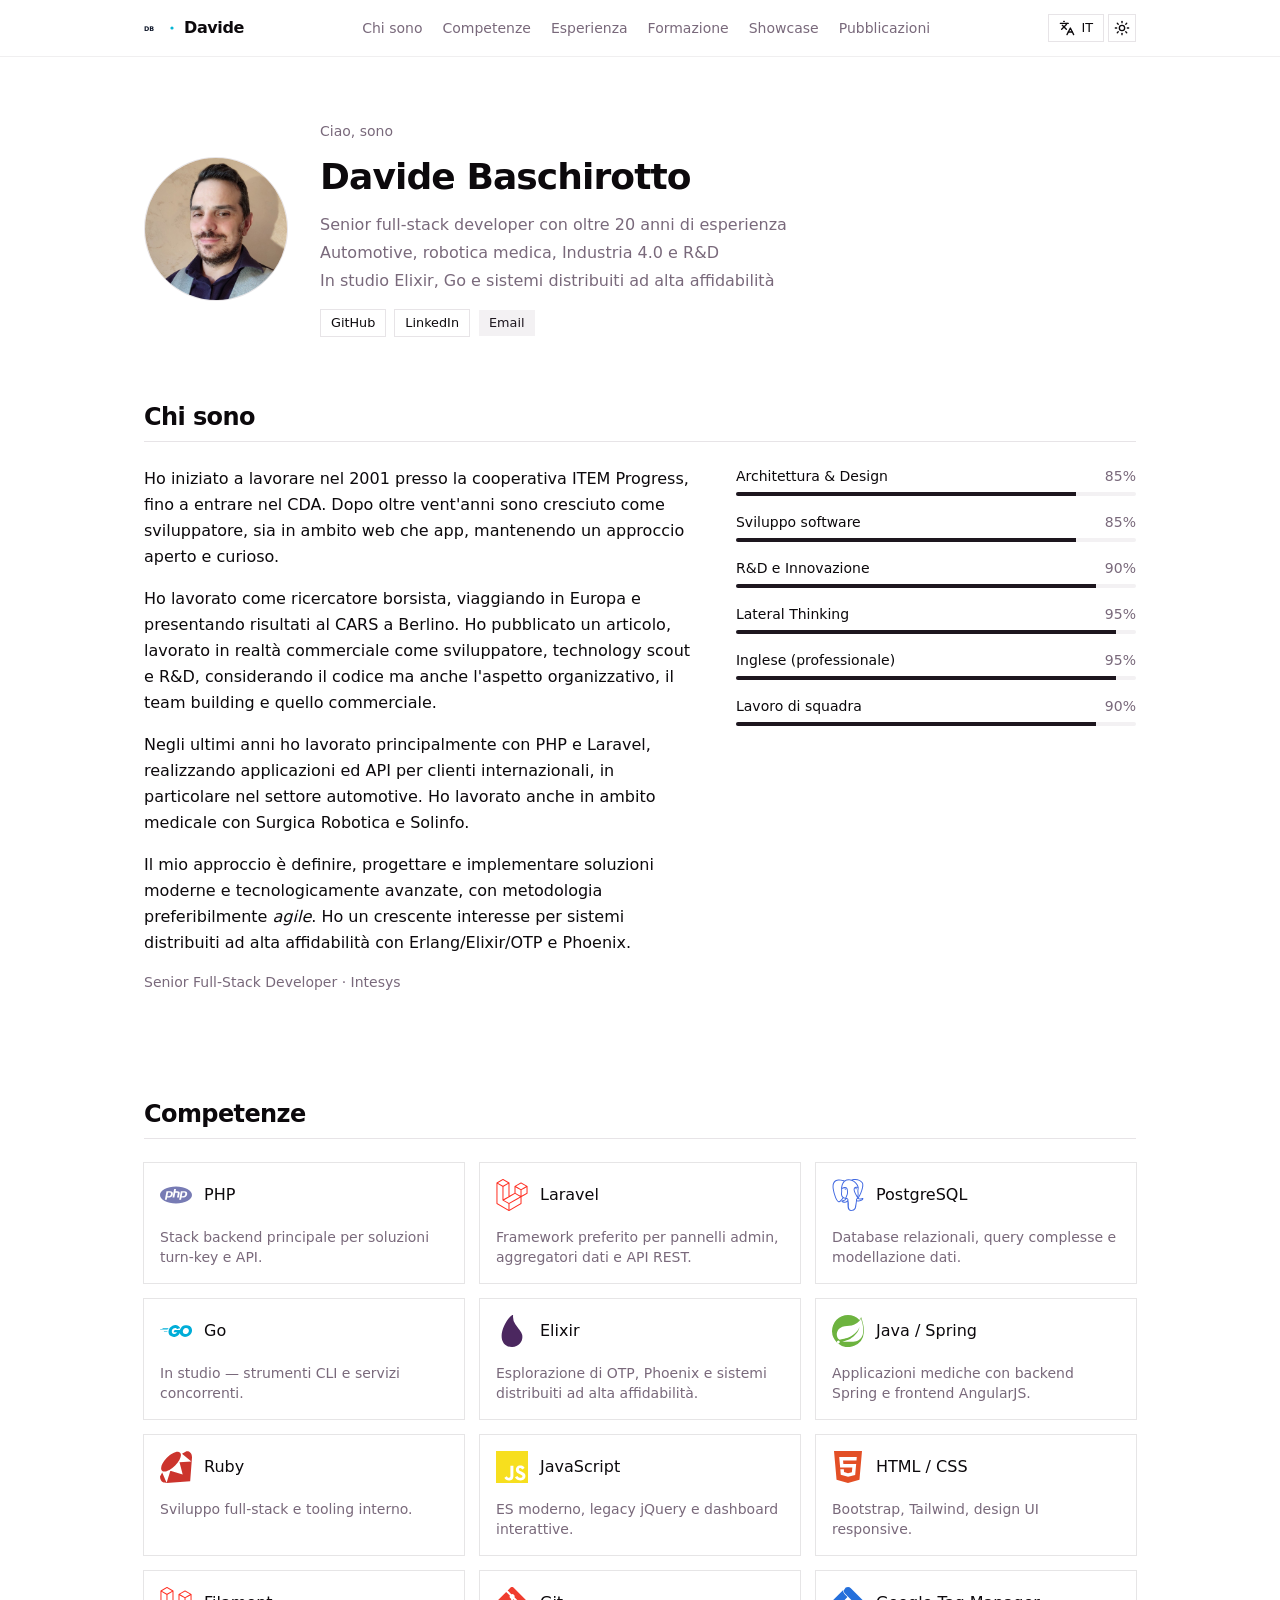
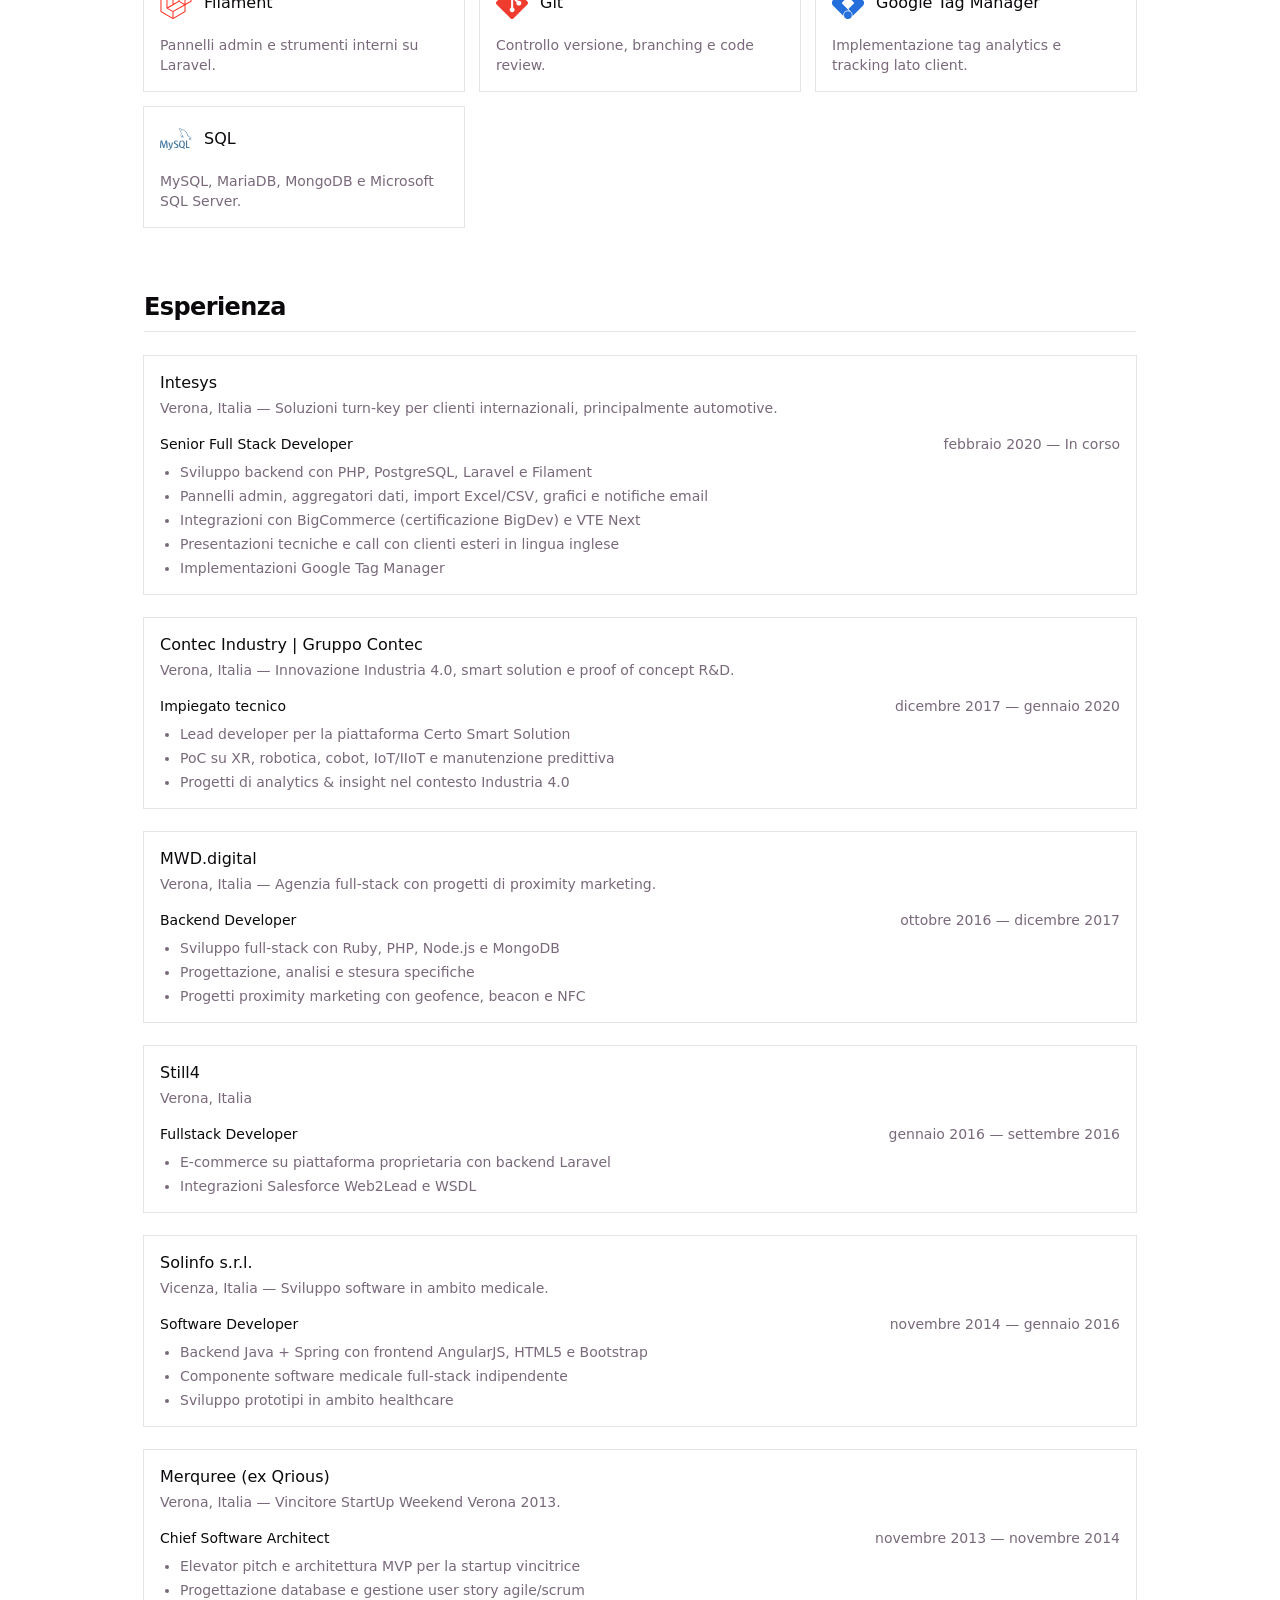
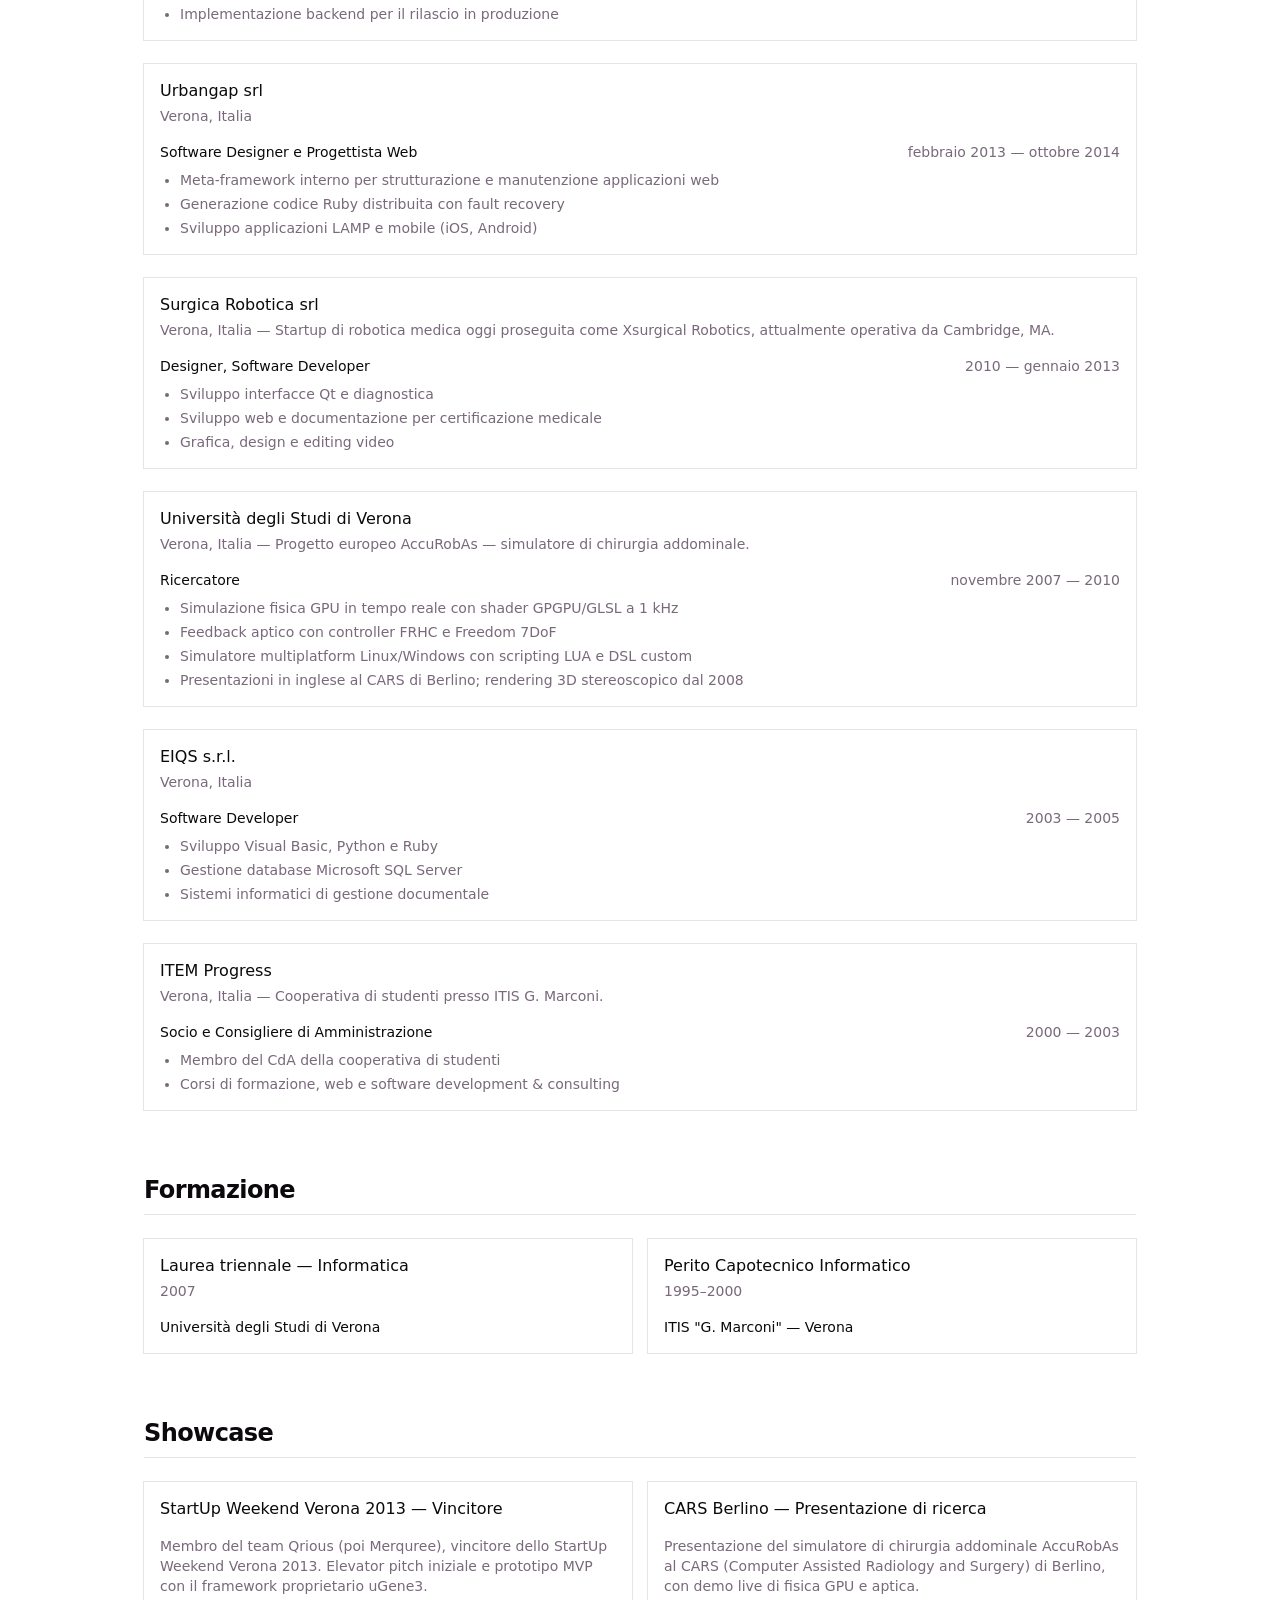
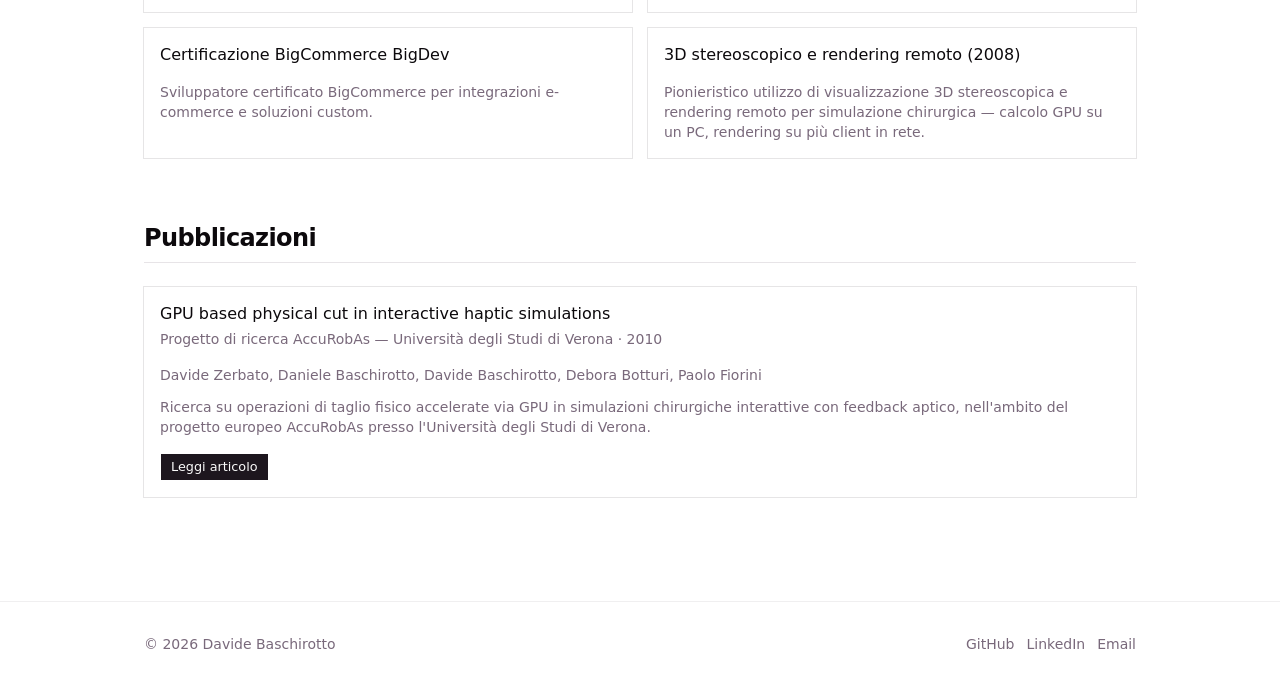
<file: site/it/index.html>
<!doctype html>
<html lang="it" suppressHydrationWarning>
    <head>
        <meta charset="UTF-8" />
        <meta name="viewport" content="width=device-width, initial-scale=1.0" />
        <meta
            name="description"
            content="Portfolio e curriculum vitae di Davide Baschirotto — senior full-stack developer
specializzato in PHP/Laravel, soluzioni automotive, robotica medica e innovazione Industria 4.0.
"
        />
        <title>Dave&#39;s Portfolio</title>
        <link
            rel="icon"
            href="/assets/images/site/favicon.svg"
            type="image/svg+xml"
        />
        <link rel="preconnect" href="https://fonts.googleapis.com" />
        <link rel="preconnect" href="https://fonts.gstatic.com" crossorigin />
        <link
            href="https://fonts.googleapis.com/css2?family=Inter:wght@400;500;600;700&display=swap"
            rel="stylesheet"
        />
        <link rel="stylesheet" href="/assets/css/output.css" />
        <script>
            (() => {
                const key = "cvgo-theme";
                const root = document.documentElement;
                const apply = (mode) => {
                    if (mode === "dark") root.classList.add("dark");
                    else if (mode === "light") root.classList.remove("dark");
                    else if (
                        window.matchMedia("(prefers-color-scheme: dark)")
                            .matches
                    )
                        root.classList.add("dark");
                    else root.classList.remove("dark");
                };
                apply(localStorage.getItem(key) || "system");
                window.cvgoSetTheme = (mode) => {
                    localStorage.setItem(key, mode);
                    apply(mode);
                };
            })();
        </script>
        <script
            defer
            nonce=""
            src="/assets/js/shadcn-templ-9601932d5dbc0ee7.js"
        ></script>
    </head>
    <body class="bg-background text-foreground min-h-svh antialiased">
        <header
            class="border-border/60 bg-background/80 sticky top-0 z-50 border-b backdrop-blur"
        >
            <div class="mx-auto flex max-w-5xl items-center gap-4 px-4 py-3">
                <a
                    href="/site/it/"
                    class="flex items-center gap-2 font-semibold tracking-tight"
                    ><img
                        src="/assets/images/site/logo.svg"
                        alt=""
                        class="dark:hidden h-8 w-8"
                    />
                    <img
                        src="/assets/images/site/logo-inverted.svg"
                        alt=""
                        class="hidden h-8 w-8 dark:block"
                    />
                    <span class="hidden sm:inline">Davide</span></a
                >
                <nav
                    class="hidden flex-1 items-center justify-center gap-1 md:flex"
                    aria-label="Sections"
                >
                    <a
                        href="/site/it/#about"
                        class="text-muted-foreground hover:text-foreground rounded-md px-2 py-1 text-sm transition-colors"
                        >Chi sono</a
                    ><a
                        href="/site/it/#skills"
                        class="text-muted-foreground hover:text-foreground rounded-md px-2 py-1 text-sm transition-colors"
                        >Competenze</a
                    ><a
                        href="/site/it/#experiences"
                        class="text-muted-foreground hover:text-foreground rounded-md px-2 py-1 text-sm transition-colors"
                        >Esperienza</a
                    ><a
                        href="/site/it/#education"
                        class="text-muted-foreground hover:text-foreground rounded-md px-2 py-1 text-sm transition-colors"
                        >Formazione</a
                    ><a
                        href="/site/it/#achievements"
                        class="text-muted-foreground hover:text-foreground rounded-md px-2 py-1 text-sm transition-colors"
                        >Showcase</a
                    ><a
                        href="/site/it/#publications"
                        class="text-muted-foreground hover:text-foreground rounded-md px-2 py-1 text-sm transition-colors"
                        >Pubblicazioni</a
                    >
                </nav>
                <div class="ml-auto flex items-center gap-1">
                    <button
                        class="focus-visible:border-ring focus-visible:ring-ring/50 aria-invalid:ring-destructive/20 dark:aria-invalid:ring-destructive/40 aria-invalid:border-destructive dark:aria-invalid:border-destructive/50 border bg-clip-padding font-medium focus-visible:ring-3 aria-invalid:ring-3 active:not-aria-[haspopup]:translate-y-px group/button inline-flex shrink-0 items-center justify-center whitespace-nowrap transition-all outline-none select-none disabled:pointer-events-none disabled:opacity-50 [&amp;_svg]:pointer-events-none [&amp;_svg]:shrink-0 border-border bg-background hover:bg-muted hover:text-foreground dark:bg-input/30 dark:border-input dark:hover:bg-input/50 aria-expanded:bg-muted aria-expanded:text-foreground h-7 rounded-[min(var(--radius-md),12px)] px-2.5 text-[0.8rem] in-data-[slot=button-group]:rounded-lg has-data-[icon=inline-end]:pr-1.5 has-data-[icon=inline-start]:pl-1.5 [&amp;_svg:not([class*=&#39;size-&#39;])]:size-3.5 gap-1.5"
                        aria-expanded="false"
                        aria-haspopup="menu"
                        data-slot="dropdown-menu-trigger"
                        data-templ-controls="id-N2VPPCTFKNLESGORRNDPQRHABZ"
                        id="id-N2VPPCTFKNLESGORRNDPQRHABZ-trigger"
                        tabindex="0"
                        type="button"
                    >
                        <svg
                            xmlns="http://www.w3.org/2000/svg"
                            width="24"
                            height="24"
                            viewBox="0 0 24 24"
                            fill="none"
                            stroke="currentColor"
                            stroke-width="2"
                            stroke-linecap="round"
                            stroke-linejoin="round"
                            class="lucide lucide-languages size-4"
                        >
                            <path d="m5 8 6 6" />
                            <path d="m4 14 6-6 2-3" />
                            <path d="M2 5h12" />
                            <path d="M7 2h1" />
                            <path d="m22 22-5-10-5 10" />
                            <path d="M14 18h6" /></svg
                        ><span class="sr-only">Lingua</span>
                        <span aria-hidden="true">IT</span>
                    </button>
                    <div data-templ-portal hidden>
                        <div data-base-ui-portal hidden>
                            <div
                                data-templ-side="bottom"
                                data-templ-align="end"
                                data-templ-side-offset="4"
                                data-templ-align-offset="0"
                                data-closed
                                hidden
                                role="presentation"
                                class="isolate z-50 outline-none"
                            >
                                <div
                                    id="id-N2VPPCTFKNLESGORRNDPQRHABZ"
                                    data-slot="dropdown-menu-content"
                                    data-closed
                                    role="menu"
                                    aria-labelledby="id-N2VPPCTFKNLESGORRNDPQRHABZ-trigger"
                                    tabindex="-1"
                                    data-base-ui-focusable
                                    class="data-open:animate-in data-closed:animate-out data-closed:fade-out-0 data-open:fade-in-0 data-closed:zoom-out-95 data-open:zoom-in-95 data-[side=bottom]:slide-in-from-top-2 data-[side=left]:slide-in-from-right-2 data-[side=right]:slide-in-from-left-2 data-[side=top]:slide-in-from-bottom-2 ring-foreground/10 bg-popover text-popover-foreground min-w-32 rounded-lg p-1 shadow-md ring-1 duration-100 data-[side=inline-start]:slide-in-from-right-2 data-[side=inline-end]:slide-in-from-left-2 z-50 max-h-(--available-height) w-(--anchor-width) origin-(--transform-origin) overflow-x-hidden overflow-y-auto outline-none data-closed:overflow-hidden relative isolate data-closed:fill-mode-forwards"
                                >
                                    <a
                                        href="/site/en"
                                        data-slot="dropdown-menu-item"
                                        data-variant="default"
                                        role="menuitem"
                                        tabindex="-1"
                                        class="focus:bg-accent focus:text-accent-foreground data-[variant=destructive]:text-destructive data-[variant=destructive]:focus:bg-destructive/10 dark:data-[variant=destructive]:focus:bg-destructive/20 data-[variant=destructive]:focus:text-destructive data-[variant=destructive]:*:[svg]:text-destructive not-data-[variant=destructive]:focus:**:text-accent-foreground gap-1.5 rounded-md px-1.5 py-1 text-sm data-inset:pl-7 [&amp;_svg:not([class*=&#39;size-&#39;])]:size-4 group/dropdown-menu-item relative flex cursor-default items-center outline-hidden select-none data-disabled:pointer-events-none data-disabled:opacity-50 [&amp;_svg]:pointer-events-none [&amp;_svg]:shrink-0"
                                        >EN</a
                                    ><a
                                        href="/site/it"
                                        data-slot="dropdown-menu-item"
                                        data-variant="default"
                                        role="menuitem"
                                        tabindex="-1"
                                        class="focus:bg-accent focus:text-accent-foreground data-[variant=destructive]:text-destructive data-[variant=destructive]:focus:bg-destructive/10 dark:data-[variant=destructive]:focus:bg-destructive/20 data-[variant=destructive]:focus:text-destructive data-[variant=destructive]:*:[svg]:text-destructive not-data-[variant=destructive]:focus:**:text-accent-foreground gap-1.5 rounded-md px-1.5 py-1 text-sm data-inset:pl-7 [&amp;_svg:not([class*=&#39;size-&#39;])]:size-4 group/dropdown-menu-item relative flex cursor-default items-center outline-hidden select-none data-disabled:pointer-events-none data-disabled:opacity-50 [&amp;_svg]:pointer-events-none [&amp;_svg]:shrink-0 font-semibold"
                                        >IT</a
                                    >
                                </div>
                            </div>
                        </div>
                    </div>
                    <button
                        class="focus-visible:border-ring focus-visible:ring-ring/50 aria-invalid:ring-destructive/20 dark:aria-invalid:ring-destructive/40 aria-invalid:border-destructive dark:aria-invalid:border-destructive/50 border bg-clip-padding text-sm font-medium focus-visible:ring-3 aria-invalid:ring-3 active:not-aria-[haspopup]:translate-y-px [&amp;_svg:not([class*=&#39;size-&#39;])]:size-4 group/button inline-flex shrink-0 items-center justify-center whitespace-nowrap transition-all outline-none select-none disabled:pointer-events-none disabled:opacity-50 [&amp;_svg]:pointer-events-none [&amp;_svg]:shrink-0 border-border bg-background hover:bg-muted hover:text-foreground dark:bg-input/30 dark:border-input dark:hover:bg-input/50 aria-expanded:bg-muted aria-expanded:text-foreground size-7 rounded-[min(var(--radius-md),12px)] in-data-[slot=button-group]:rounded-lg relative"
                        aria-expanded="false"
                        aria-haspopup="menu"
                        data-slot="dropdown-menu-trigger"
                        data-templ-controls="id-5IR6ZKH5IX5WTOQC5DHPPTKS6F"
                        id="id-5IR6ZKH5IX5WTOQC5DHPPTKS6F-trigger"
                        tabindex="0"
                        type="button"
                    >
                        <svg
                            xmlns="http://www.w3.org/2000/svg"
                            width="24"
                            height="24"
                            viewBox="0 0 24 24"
                            fill="none"
                            stroke="currentColor"
                            stroke-width="2"
                            stroke-linecap="round"
                            stroke-linejoin="round"
                            class="lucide lucide-sun size-4 scale-100 dark:scale-0"
                        >
                            <circle cx="12" cy="12" r="4" />
                            <path d="M12 2v2" />
                            <path d="M12 20v2" />
                            <path d="m4.93 4.93 1.41 1.41" />
                            <path d="m17.66 17.66 1.41 1.41" />
                            <path d="M2 12h2" />
                            <path d="M20 12h2" />
                            <path d="m6.34 17.66-1.41 1.41" />
                            <path d="m19.07 4.93-1.41 1.41" /></svg
                        ><svg
                            xmlns="http://www.w3.org/2000/svg"
                            width="24"
                            height="24"
                            viewBox="0 0 24 24"
                            fill="none"
                            stroke="currentColor"
                            stroke-width="2"
                            stroke-linecap="round"
                            stroke-linejoin="round"
                            class="lucide lucide-moon absolute size-4 scale-0 dark:scale-100"
                        >
                            <path
                                d="M20.985 12.486a9 9 0 1 1-9.473-9.472c.405-.022.617.46.402.803a6 6 0 0 0 8.268 8.268c.344-.215.825-.004.803.401"
                            /></svg
                        ><span class="sr-only">Tema</span>
                    </button>
                    <div data-templ-portal hidden>
                        <div data-base-ui-portal hidden>
                            <div
                                data-templ-side="bottom"
                                data-templ-align="end"
                                data-templ-side-offset="4"
                                data-templ-align-offset="0"
                                data-closed
                                hidden
                                role="presentation"
                                class="isolate z-50 outline-none"
                            >
                                <div
                                    id="id-5IR6ZKH5IX5WTOQC5DHPPTKS6F"
                                    data-slot="dropdown-menu-content"
                                    data-closed
                                    role="menu"
                                    aria-labelledby="id-5IR6ZKH5IX5WTOQC5DHPPTKS6F-trigger"
                                    tabindex="-1"
                                    data-base-ui-focusable
                                    class="data-open:animate-in data-closed:animate-out data-closed:fade-out-0 data-open:fade-in-0 data-closed:zoom-out-95 data-open:zoom-in-95 data-[side=bottom]:slide-in-from-top-2 data-[side=left]:slide-in-from-right-2 data-[side=right]:slide-in-from-left-2 data-[side=top]:slide-in-from-bottom-2 ring-foreground/10 bg-popover text-popover-foreground min-w-32 rounded-lg p-1 shadow-md ring-1 duration-100 data-[side=inline-start]:slide-in-from-right-2 data-[side=inline-end]:slide-in-from-left-2 z-50 max-h-(--available-height) w-(--anchor-width) origin-(--transform-origin) overflow-x-hidden overflow-y-auto outline-none data-closed:overflow-hidden relative isolate data-closed:fill-mode-forwards"
                                >
                                    <div
                                        data-slot="dropdown-menu-item"
                                        data-variant="default"
                                        role="menuitem"
                                        tabindex="-1"
                                        class="focus:bg-accent focus:text-accent-foreground data-[variant=destructive]:text-destructive data-[variant=destructive]:focus:bg-destructive/10 dark:data-[variant=destructive]:focus:bg-destructive/20 data-[variant=destructive]:focus:text-destructive data-[variant=destructive]:*:[svg]:text-destructive not-data-[variant=destructive]:focus:**:text-accent-foreground gap-1.5 rounded-md px-1.5 py-1 text-sm data-inset:pl-7 [&amp;_svg:not([class*=&#39;size-&#39;])]:size-4 group/dropdown-menu-item relative flex cursor-default items-center outline-hidden select-none data-disabled:pointer-events-none data-disabled:opacity-50 [&amp;_svg]:pointer-events-none [&amp;_svg]:shrink-0"
                                        onclick="window.cvgoSetTheme(&#39;light&#39;)"
                                    >
                                        <svg
                                            xmlns="http://www.w3.org/2000/svg"
                                            width="24"
                                            height="24"
                                            viewBox="0 0 24 24"
                                            fill="none"
                                            stroke="currentColor"
                                            stroke-width="2"
                                            stroke-linecap="round"
                                            stroke-linejoin="round"
                                            class="lucide lucide-sun size-4"
                                        >
                                            <circle cx="12" cy="12" r="4" />
                                            <path d="M12 2v2" />
                                            <path d="M12 20v2" />
                                            <path d="m4.93 4.93 1.41 1.41" />
                                            <path d="m17.66 17.66 1.41 1.41" />
                                            <path d="M2 12h2" />
                                            <path d="M20 12h2" />
                                            <path d="m6.34 17.66-1.41 1.41" />
                                            <path d="m19.07 4.93-1.41 1.41" />
                                        </svg>
                                        Light
                                    </div>
                                    <div
                                        data-slot="dropdown-menu-item"
                                        data-variant="default"
                                        role="menuitem"
                                        tabindex="-1"
                                        class="focus:bg-accent focus:text-accent-foreground data-[variant=destructive]:text-destructive data-[variant=destructive]:focus:bg-destructive/10 dark:data-[variant=destructive]:focus:bg-destructive/20 data-[variant=destructive]:focus:text-destructive data-[variant=destructive]:*:[svg]:text-destructive not-data-[variant=destructive]:focus:**:text-accent-foreground gap-1.5 rounded-md px-1.5 py-1 text-sm data-inset:pl-7 [&amp;_svg:not([class*=&#39;size-&#39;])]:size-4 group/dropdown-menu-item relative flex cursor-default items-center outline-hidden select-none data-disabled:pointer-events-none data-disabled:opacity-50 [&amp;_svg]:pointer-events-none [&amp;_svg]:shrink-0"
                                        onclick="window.cvgoSetTheme(&#39;dark&#39;)"
                                    >
                                        <svg
                                            xmlns="http://www.w3.org/2000/svg"
                                            width="24"
                                            height="24"
                                            viewBox="0 0 24 24"
                                            fill="none"
                                            stroke="currentColor"
                                            stroke-width="2"
                                            stroke-linecap="round"
                                            stroke-linejoin="round"
                                            class="lucide lucide-moon size-4"
                                        >
                                            <path
                                                d="M20.985 12.486a9 9 0 1 1-9.473-9.472c.405-.022.617.46.402.803a6 6 0 0 0 8.268 8.268c.344-.215.825-.004.803.401"
                                            />
                                        </svg>
                                        Dark
                                    </div>
                                    <div
                                        data-slot="dropdown-menu-item"
                                        data-variant="default"
                                        role="menuitem"
                                        tabindex="-1"
                                        class="focus:bg-accent focus:text-accent-foreground data-[variant=destructive]:text-destructive data-[variant=destructive]:focus:bg-destructive/10 dark:data-[variant=destructive]:focus:bg-destructive/20 data-[variant=destructive]:focus:text-destructive data-[variant=destructive]:*:[svg]:text-destructive not-data-[variant=destructive]:focus:**:text-accent-foreground gap-1.5 rounded-md px-1.5 py-1 text-sm data-inset:pl-7 [&amp;_svg:not([class*=&#39;size-&#39;])]:size-4 group/dropdown-menu-item relative flex cursor-default items-center outline-hidden select-none data-disabled:pointer-events-none data-disabled:opacity-50 [&amp;_svg]:pointer-events-none [&amp;_svg]:shrink-0"
                                        onclick="window.cvgoSetTheme(&#39;system&#39;)"
                                    >
                                        <svg
                                            xmlns="http://www.w3.org/2000/svg"
                                            width="24"
                                            height="24"
                                            viewBox="0 0 24 24"
                                            fill="none"
                                            stroke="currentColor"
                                            stroke-width="2"
                                            stroke-linecap="round"
                                            stroke-linejoin="round"
                                            class="lucide lucide-sun-moon size-4"
                                        >
                                            <path d="M12 2v2" />
                                            <path
                                                d="M14.837 16.385a6 6 0 1 1-7.223-7.222c.624-.147.97.66.715 1.248a4 4 0 0 0 5.26 5.259c.589-.255 1.396.09 1.248.715"
                                            />
                                            <path d="M16 12a4 4 0 0 0-4-4" />
                                            <path d="m19 5-1.256 1.256" />
                                            <path d="M20 12h2" />
                                        </svg>
                                        System
                                    </div>
                                </div>
                            </div>
                        </div>
                    </div>
                </div>
            </div>
        </header>
        <main>
            <section class="mx-auto max-w-5xl px-4 py-12 md:py-16">
                <div
                    class="flex flex-col items-start gap-8 md:flex-row md:items-center"
                >
                    <img
                        src="/assets/images/author/davide_baschirotto.jpg"
                        alt="Davide Baschirotto"
                        class="border-border size-28 rounded-full border object-cover md:size-36"
                    />
                    <div class="space-y-4">
                        <p class="text-muted-foreground text-sm">Ciao, sono</p>
                        <h1
                            class="text-3xl font-semibold tracking-tight md:text-4xl"
                        >
                            Davide Baschirotto
                        </h1>
                        <ul
                            class="text-muted-foreground space-y-1 text-sm md:text-base"
                        >
                            <li>
                                Senior full-stack developer con oltre 20 anni di
                                esperienza
                            </li>
                            <li>
                                Automotive, robotica medica, Industria 4.0 e
                                R&amp;D
                            </li>
                            <li>
                                In studio Elixir, Go e sistemi distribuiti ad
                                alta affidabilità
                            </li>
                        </ul>
                        <div class="flex flex-wrap gap-2">
                            <a
                                href="https://github.com/thenlights"
                                target="_blank"
                                data-slot="button"
                                role="button"
                                tabindex="0"
                                class="focus-visible:border-ring focus-visible:ring-ring/50 aria-invalid:ring-destructive/20 dark:aria-invalid:ring-destructive/40 aria-invalid:border-destructive dark:aria-invalid:border-destructive/50 border bg-clip-padding font-medium focus-visible:ring-3 aria-invalid:ring-3 active:not-aria-[haspopup]:translate-y-px group/button inline-flex shrink-0 items-center justify-center whitespace-nowrap transition-all outline-none select-none disabled:pointer-events-none disabled:opacity-50 [&amp;_svg]:pointer-events-none [&amp;_svg]:shrink-0 border-border bg-background hover:bg-muted hover:text-foreground dark:bg-input/30 dark:border-input dark:hover:bg-input/50 aria-expanded:bg-muted aria-expanded:text-foreground h-7 gap-1 rounded-[min(var(--radius-md),12px)] px-2.5 text-[0.8rem] in-data-[slot=button-group]:rounded-lg has-data-[icon=inline-end]:pr-1.5 has-data-[icon=inline-start]:pl-1.5 [&amp;_svg:not([class*=&#39;size-&#39;])]:size-3.5"
                                >GitHub</a
                            >
                            <a
                                href="https://www.linkedin.com/in/davidebaschirotto"
                                target="_blank"
                                data-slot="button"
                                role="button"
                                tabindex="0"
                                class="focus-visible:border-ring focus-visible:ring-ring/50 aria-invalid:ring-destructive/20 dark:aria-invalid:ring-destructive/40 aria-invalid:border-destructive dark:aria-invalid:border-destructive/50 border bg-clip-padding font-medium focus-visible:ring-3 aria-invalid:ring-3 active:not-aria-[haspopup]:translate-y-px group/button inline-flex shrink-0 items-center justify-center whitespace-nowrap transition-all outline-none select-none disabled:pointer-events-none disabled:opacity-50 [&amp;_svg]:pointer-events-none [&amp;_svg]:shrink-0 border-border bg-background hover:bg-muted hover:text-foreground dark:bg-input/30 dark:border-input dark:hover:bg-input/50 aria-expanded:bg-muted aria-expanded:text-foreground h-7 gap-1 rounded-[min(var(--radius-md),12px)] px-2.5 text-[0.8rem] in-data-[slot=button-group]:rounded-lg has-data-[icon=inline-end]:pr-1.5 has-data-[icon=inline-start]:pl-1.5 [&amp;_svg:not([class*=&#39;size-&#39;])]:size-3.5"
                                >LinkedIn</a
                            >
                            <a
                                href="mailto:dav.baschirotto@gmail.com"
                                data-slot="button"
                                role="button"
                                tabindex="0"
                                class="focus-visible:border-ring focus-visible:ring-ring/50 aria-invalid:ring-destructive/20 dark:aria-invalid:ring-destructive/40 aria-invalid:border-destructive dark:aria-invalid:border-destructive/50 border border-transparent bg-clip-padding font-medium focus-visible:ring-3 aria-invalid:ring-3 active:not-aria-[haspopup]:translate-y-px group/button inline-flex shrink-0 items-center justify-center whitespace-nowrap transition-all outline-none select-none disabled:pointer-events-none disabled:opacity-50 [&amp;_svg]:pointer-events-none [&amp;_svg]:shrink-0 bg-secondary text-secondary-foreground hover:bg-[color-mix(in_oklch,var(--secondary),var(--foreground)_5%)] aria-expanded:bg-secondary aria-expanded:text-secondary-foreground h-7 gap-1 rounded-[min(var(--radius-md),12px)] px-2.5 text-[0.8rem] in-data-[slot=button-group]:rounded-lg has-data-[icon=inline-end]:pr-1.5 has-data-[icon=inline-start]:pl-1.5 [&amp;_svg:not([class*=&#39;size-&#39;])]:size-3.5"
                                >Email</a
                            >
                        </div>
                    </div>
                </div>
            </section>
            <div class="mx-auto max-w-5xl space-y-16 px-4 pb-10">
                <section id="about" class="scroll-mt-20">
                    <div class="mb-6 space-y-2">
                        <h2 class="text-2xl font-semibold tracking-tight">
                            Chi sono
                        </h2>
                        <div
                            data-slot="separator"
                            data-orientation="horizontal"
                            role="separator"
                            aria-orientation="horizontal"
                            class="shrink-0 bg-border data-horizontal:h-px data-horizontal:w-full data-vertical:w-px data-vertical:self-stretch"
                        ></div>
                    </div>
                    <div class="grid gap-8 md:grid-cols-[1.4fr_1fr]">
                        <div
                            class="space-y-4 text-sm leading-relaxed md:text-base"
                        >
                            <p>
                                Ho iniziato a lavorare nel 2001 presso la
                                cooperativa ITEM Progress, fino a entrare nel
                                CDA. Dopo oltre vent&#39;anni sono cresciuto
                                come sviluppatore, sia in ambito web che app,
                                mantenendo un approccio aperto e curioso.
                            </p>
                            <p>
                                Ho lavorato come ricercatore borsista,
                                viaggiando in Europa e presentando risultati al
                                CARS a Berlino. Ho pubblicato un articolo,
                                lavorato in realtà commerciale come
                                sviluppatore, technology scout e R&amp;D,
                                considerando il codice ma anche l&#39;aspetto
                                organizzativo, il team building e quello
                                commerciale.
                            </p>
                            <p>
                                Negli ultimi anni ho lavorato principalmente con
                                PHP e Laravel, realizzando applicazioni ed API
                                per clienti internazionali, in particolare nel
                                settore automotive. Ho lavorato anche in ambito
                                medicale con Surgica Robotica e Solinfo.
                            </p>
                            <p>
                                Il mio approccio è definire, progettare e
                                implementare soluzioni moderne e
                                tecnologicamente avanzate, con metodologia
                                preferibilmente <i>agile</i>. Ho un crescente
                                interesse per sistemi distribuiti ad alta
                                affidabilità con Erlang/Elixir/OTP e Phoenix.
                            </p>
                            <p class="text-muted-foreground text-sm">
                                Senior Full-Stack Developer <span>· </span>
                                <a
                                    href="https://www.intesys.it"
                                    class="underline-offset-4 hover:underline"
                                    >Intesys</a
                                >
                            </p>
                            <a
                                href="https://www.linkedin.com/in/davidebaschirotto"
                                target="_blank"
                                data-slot="button"
                                role="button"
                                tabindex="0"
                                class="focus-visible:border-ring focus-visible:ring-ring/50 aria-invalid:ring-destructive/20 dark:aria-invalid:ring-destructive/40 aria-invalid:border-destructive dark:aria-invalid:border-destructive/50 border border-transparent bg-clip-padding font-medium focus-visible:ring-3 aria-invalid:ring-3 active:not-aria-[haspopup]:translate-y-px group/button inline-flex shrink-0 items-center justify-center whitespace-nowrap transition-all outline-none select-none disabled:pointer-events-none disabled:opacity-50 [&amp;_svg]:pointer-events-none [&amp;_svg]:shrink-0 text-primary underline-offset-4 hover:underline gap-1 rounded-[min(var(--radius-md),12px)] text-[0.8rem] in-data-[slot=button-group]:rounded-lg has-data-[icon=inline-end]:pr-1.5 has-data-[icon=inline-start]:pl-1.5 [&amp;_svg:not([class*=&#39;size-&#39;])]:size-3.5 h-auto px-0"
                            ></a>
                        </div>
                        <div class="space-y-4">
                            <div class="space-y-1.5">
                                <div
                                    class="flex items-center justify-between text-sm"
                                >
                                    <span>Architettura &amp; Design</span>
                                    <span
                                        class="text-muted-foreground tabular-nums"
                                        >85%</span
                                    >
                                </div>
                                <div
                                    data-slot="progress"
                                    role="progressbar"
                                    aria-valuemin="0"
                                    aria-valuemax="100"
                                    aria-valuenow="85"
                                    aria-valuetext="85%"
                                    class="flex flex-wrap gap-3 w-full"
                                    data-progressing=""
                                >
                                    <div
                                        data-slot="progress-track"
                                        class="bg-muted h-1 rounded-full relative flex w-full items-center overflow-x-hidden"
                                        data-progressing=""
                                    >
                                        <div
                                            data-slot="progress-indicator"
                                            class="bg-primary h-full transition-all"
                                            style="
                                                inset-inline-start: 0;
                                                height: inherit;
                                                width: 85%;
                                            "
                                            data-progressing=""
                                        ></div>
                                    </div>
                                    <span
                                        role="presentation"
                                        style="
                                            clip-path: inset(50%);
                                            overflow: hidden;
                                            white-space: nowrap;
                                            border: 0;
                                            padding: 0;
                                            width: 1px;
                                            height: 1px;
                                            margin: -1px;
                                            position: fixed;
                                            top: 0;
                                            left: 0;
                                        "
                                        >x</span
                                    >
                                </div>
                            </div>
                            <div class="space-y-1.5">
                                <div
                                    class="flex items-center justify-between text-sm"
                                >
                                    <span>Sviluppo software</span>
                                    <span
                                        class="text-muted-foreground tabular-nums"
                                        >85%</span
                                    >
                                </div>
                                <div
                                    data-slot="progress"
                                    role="progressbar"
                                    aria-valuemin="0"
                                    aria-valuemax="100"
                                    aria-valuenow="85"
                                    aria-valuetext="85%"
                                    class="flex flex-wrap gap-3 w-full"
                                    data-progressing=""
                                >
                                    <div
                                        data-slot="progress-track"
                                        class="bg-muted h-1 rounded-full relative flex w-full items-center overflow-x-hidden"
                                        data-progressing=""
                                    >
                                        <div
                                            data-slot="progress-indicator"
                                            class="bg-primary h-full transition-all"
                                            style="
                                                inset-inline-start: 0;
                                                height: inherit;
                                                width: 85%;
                                            "
                                            data-progressing=""
                                        ></div>
                                    </div>
                                    <span
                                        role="presentation"
                                        style="
                                            clip-path: inset(50%);
                                            overflow: hidden;
                                            white-space: nowrap;
                                            border: 0;
                                            padding: 0;
                                            width: 1px;
                                            height: 1px;
                                            margin: -1px;
                                            position: fixed;
                                            top: 0;
                                            left: 0;
                                        "
                                        >x</span
                                    >
                                </div>
                            </div>
                            <div class="space-y-1.5">
                                <div
                                    class="flex items-center justify-between text-sm"
                                >
                                    <span>R&amp;D e Innovazione</span>
                                    <span
                                        class="text-muted-foreground tabular-nums"
                                        >90%</span
                                    >
                                </div>
                                <div
                                    data-slot="progress"
                                    role="progressbar"
                                    aria-valuemin="0"
                                    aria-valuemax="100"
                                    aria-valuenow="90"
                                    aria-valuetext="90%"
                                    class="flex flex-wrap gap-3 w-full"
                                    data-progressing=""
                                >
                                    <div
                                        data-slot="progress-track"
                                        class="bg-muted h-1 rounded-full relative flex w-full items-center overflow-x-hidden"
                                        data-progressing=""
                                    >
                                        <div
                                            data-slot="progress-indicator"
                                            class="bg-primary h-full transition-all"
                                            style="
                                                inset-inline-start: 0;
                                                height: inherit;
                                                width: 90%;
                                            "
                                            data-progressing=""
                                        ></div>
                                    </div>
                                    <span
                                        role="presentation"
                                        style="
                                            clip-path: inset(50%);
                                            overflow: hidden;
                                            white-space: nowrap;
                                            border: 0;
                                            padding: 0;
                                            width: 1px;
                                            height: 1px;
                                            margin: -1px;
                                            position: fixed;
                                            top: 0;
                                            left: 0;
                                        "
                                        >x</span
                                    >
                                </div>
                            </div>
                            <div class="space-y-1.5">
                                <div
                                    class="flex items-center justify-between text-sm"
                                >
                                    <span>Lateral Thinking</span>
                                    <span
                                        class="text-muted-foreground tabular-nums"
                                        >95%</span
                                    >
                                </div>
                                <div
                                    data-slot="progress"
                                    role="progressbar"
                                    aria-valuemin="0"
                                    aria-valuemax="100"
                                    aria-valuenow="95"
                                    aria-valuetext="95%"
                                    class="flex flex-wrap gap-3 w-full"
                                    data-progressing=""
                                >
                                    <div
                                        data-slot="progress-track"
                                        class="bg-muted h-1 rounded-full relative flex w-full items-center overflow-x-hidden"
                                        data-progressing=""
                                    >
                                        <div
                                            data-slot="progress-indicator"
                                            class="bg-primary h-full transition-all"
                                            style="
                                                inset-inline-start: 0;
                                                height: inherit;
                                                width: 95%;
                                            "
                                            data-progressing=""
                                        ></div>
                                    </div>
                                    <span
                                        role="presentation"
                                        style="
                                            clip-path: inset(50%);
                                            overflow: hidden;
                                            white-space: nowrap;
                                            border: 0;
                                            padding: 0;
                                            width: 1px;
                                            height: 1px;
                                            margin: -1px;
                                            position: fixed;
                                            top: 0;
                                            left: 0;
                                        "
                                        >x</span
                                    >
                                </div>
                            </div>
                            <div class="space-y-1.5">
                                <div
                                    class="flex items-center justify-between text-sm"
                                >
                                    <span>Inglese (professionale)</span>
                                    <span
                                        class="text-muted-foreground tabular-nums"
                                        >95%</span
                                    >
                                </div>
                                <div
                                    data-slot="progress"
                                    role="progressbar"
                                    aria-valuemin="0"
                                    aria-valuemax="100"
                                    aria-valuenow="95"
                                    aria-valuetext="95%"
                                    class="flex flex-wrap gap-3 w-full"
                                    data-progressing=""
                                >
                                    <div
                                        data-slot="progress-track"
                                        class="bg-muted h-1 rounded-full relative flex w-full items-center overflow-x-hidden"
                                        data-progressing=""
                                    >
                                        <div
                                            data-slot="progress-indicator"
                                            class="bg-primary h-full transition-all"
                                            style="
                                                inset-inline-start: 0;
                                                height: inherit;
                                                width: 95%;
                                            "
                                            data-progressing=""
                                        ></div>
                                    </div>
                                    <span
                                        role="presentation"
                                        style="
                                            clip-path: inset(50%);
                                            overflow: hidden;
                                            white-space: nowrap;
                                            border: 0;
                                            padding: 0;
                                            width: 1px;
                                            height: 1px;
                                            margin: -1px;
                                            position: fixed;
                                            top: 0;
                                            left: 0;
                                        "
                                        >x</span
                                    >
                                </div>
                            </div>
                            <div class="space-y-1.5">
                                <div
                                    class="flex items-center justify-between text-sm"
                                >
                                    <span>Lavoro di squadra</span>
                                    <span
                                        class="text-muted-foreground tabular-nums"
                                        >90%</span
                                    >
                                </div>
                                <div
                                    data-slot="progress"
                                    role="progressbar"
                                    aria-valuemin="0"
                                    aria-valuemax="100"
                                    aria-valuenow="90"
                                    aria-valuetext="90%"
                                    class="flex flex-wrap gap-3 w-full"
                                    data-progressing=""
                                >
                                    <div
                                        data-slot="progress-track"
                                        class="bg-muted h-1 rounded-full relative flex w-full items-center overflow-x-hidden"
                                        data-progressing=""
                                    >
                                        <div
                                            data-slot="progress-indicator"
                                            class="bg-primary h-full transition-all"
                                            style="
                                                inset-inline-start: 0;
                                                height: inherit;
                                                width: 90%;
                                            "
                                            data-progressing=""
                                        ></div>
                                    </div>
                                    <span
                                        role="presentation"
                                        style="
                                            clip-path: inset(50%);
                                            overflow: hidden;
                                            white-space: nowrap;
                                            border: 0;
                                            padding: 0;
                                            width: 1px;
                                            height: 1px;
                                            margin: -1px;
                                            position: fixed;
                                            top: 0;
                                            left: 0;
                                        "
                                        >x</span
                                    >
                                </div>
                            </div>
                        </div>
                    </div>
                </section>
                <section id="skills" class="scroll-mt-20">
                    <div class="mb-6 space-y-2">
                        <h2 class="text-2xl font-semibold tracking-tight">
                            Competenze
                        </h2>
                        <div
                            data-slot="separator"
                            data-orientation="horizontal"
                            role="separator"
                            aria-orientation="horizontal"
                            class="shrink-0 bg-border data-horizontal:h-px data-horizontal:w-full data-vertical:w-px data-vertical:self-stretch"
                        ></div>
                    </div>
                    <div class="grid gap-4 sm:grid-cols-2 lg:grid-cols-3">
                        <div
                            data-slot="card"
                            data-size="default"
                            class="ring-foreground/10 bg-card text-card-foreground gap-(--card-spacing) overflow-hidden rounded-xl py-(--card-spacing) text-sm ring-1 [--card-spacing:--spacing(4)] has-data-[slot=card-footer]:pb-0 has-[&gt;img:first-child]:pt-0 data-[size=sm]:[--card-spacing:--spacing(3)] data-[size=sm]:has-data-[slot=card-footer]:pb-0 *:[img:first-child]:rounded-t-xl *:[img:last-child]:rounded-b-xl group/card flex flex-col h-full"
                        >
                            <div
                                data-slot="card-header"
                                class="gap-1 rounded-t-xl px-(--card-spacing) [.border-b]:pb-(--card-spacing) group/card-header @container/card-header grid auto-rows-min items-start has-data-[slot=card-action]:grid-cols-[1fr_auto] has-data-[slot=card-description]:grid-rows-[auto_auto]"
                            >
                                <div class="flex items-center gap-3">
                                    <img
                                        src="/assets/images/sections/skills/php.svg"
                                        alt=""
                                        class="size-8"
                                    />
                                    <div
                                        data-slot="card-title"
                                        class="text-base leading-snug font-medium group-data-[size=sm]/card:text-sm font-heading"
                                    >
                                        PHP
                                    </div>
                                </div>
                            </div>
                            <div
                                data-slot="card-content"
                                class="px-(--card-spacing)"
                            >
                                <p class="text-muted-foreground text-sm">
                                    Stack backend principale per soluzioni
                                    turn-key e API.
                                </p>
                            </div>
                        </div>
                        <div
                            data-slot="card"
                            data-size="default"
                            class="ring-foreground/10 bg-card text-card-foreground gap-(--card-spacing) overflow-hidden rounded-xl py-(--card-spacing) text-sm ring-1 [--card-spacing:--spacing(4)] has-data-[slot=card-footer]:pb-0 has-[&gt;img:first-child]:pt-0 data-[size=sm]:[--card-spacing:--spacing(3)] data-[size=sm]:has-data-[slot=card-footer]:pb-0 *:[img:first-child]:rounded-t-xl *:[img:last-child]:rounded-b-xl group/card flex flex-col h-full"
                        >
                            <div
                                data-slot="card-header"
                                class="gap-1 rounded-t-xl px-(--card-spacing) [.border-b]:pb-(--card-spacing) group/card-header @container/card-header grid auto-rows-min items-start has-data-[slot=card-action]:grid-cols-[1fr_auto] has-data-[slot=card-description]:grid-rows-[auto_auto]"
                            >
                                <div class="flex items-center gap-3">
                                    <img
                                        src="/assets/images/sections/skills/laravel.svg"
                                        alt=""
                                        class="size-8"
                                    />
                                    <div
                                        data-slot="card-title"
                                        class="text-base leading-snug font-medium group-data-[size=sm]/card:text-sm font-heading"
                                    >
                                        Laravel
                                    </div>
                                </div>
                            </div>
                            <div
                                data-slot="card-content"
                                class="px-(--card-spacing)"
                            >
                                <p class="text-muted-foreground text-sm">
                                    Framework preferito per pannelli admin,
                                    aggregatori dati e API REST.
                                </p>
                            </div>
                        </div>
                        <div
                            data-slot="card"
                            data-size="default"
                            class="ring-foreground/10 bg-card text-card-foreground gap-(--card-spacing) overflow-hidden rounded-xl py-(--card-spacing) text-sm ring-1 [--card-spacing:--spacing(4)] has-data-[slot=card-footer]:pb-0 has-[&gt;img:first-child]:pt-0 data-[size=sm]:[--card-spacing:--spacing(3)] data-[size=sm]:has-data-[slot=card-footer]:pb-0 *:[img:first-child]:rounded-t-xl *:[img:last-child]:rounded-b-xl group/card flex flex-col h-full"
                        >
                            <div
                                data-slot="card-header"
                                class="gap-1 rounded-t-xl px-(--card-spacing) [.border-b]:pb-(--card-spacing) group/card-header @container/card-header grid auto-rows-min items-start has-data-[slot=card-action]:grid-cols-[1fr_auto] has-data-[slot=card-description]:grid-rows-[auto_auto]"
                            >
                                <div class="flex items-center gap-3">
                                    <img
                                        src="/assets/images/sections/skills/postgresql.svg"
                                        alt=""
                                        class="size-8"
                                    />
                                    <div
                                        data-slot="card-title"
                                        class="text-base leading-snug font-medium group-data-[size=sm]/card:text-sm font-heading"
                                    >
                                        <a
                                            href="https://www.postgresql.org/"
                                            target="_blank"
                                            rel="noreferrer"
                                            class="hover:underline"
                                            >PostgreSQL</a
                                        >
                                    </div>
                                </div>
                            </div>
                            <div
                                data-slot="card-content"
                                class="px-(--card-spacing)"
                            >
                                <p class="text-muted-foreground text-sm">
                                    Database relazionali, query complesse e
                                    modellazione dati.
                                </p>
                            </div>
                        </div>
                        <div
                            data-slot="card"
                            data-size="default"
                            class="ring-foreground/10 bg-card text-card-foreground gap-(--card-spacing) overflow-hidden rounded-xl py-(--card-spacing) text-sm ring-1 [--card-spacing:--spacing(4)] has-data-[slot=card-footer]:pb-0 has-[&gt;img:first-child]:pt-0 data-[size=sm]:[--card-spacing:--spacing(3)] data-[size=sm]:has-data-[slot=card-footer]:pb-0 *:[img:first-child]:rounded-t-xl *:[img:last-child]:rounded-b-xl group/card flex flex-col h-full"
                        >
                            <div
                                data-slot="card-header"
                                class="gap-1 rounded-t-xl px-(--card-spacing) [.border-b]:pb-(--card-spacing) group/card-header @container/card-header grid auto-rows-min items-start has-data-[slot=card-action]:grid-cols-[1fr_auto] has-data-[slot=card-description]:grid-rows-[auto_auto]"
                            >
                                <div class="flex items-center gap-3">
                                    <img
                                        src="/assets/images/sections/skills/go.svg"
                                        alt=""
                                        class="size-8"
                                    />
                                    <div
                                        data-slot="card-title"
                                        class="text-base leading-snug font-medium group-data-[size=sm]/card:text-sm font-heading"
                                    >
                                        <a
                                            href="https://go.dev/"
                                            target="_blank"
                                            rel="noreferrer"
                                            class="hover:underline"
                                            >Go</a
                                        >
                                    </div>
                                </div>
                            </div>
                            <div
                                data-slot="card-content"
                                class="px-(--card-spacing)"
                            >
                                <p class="text-muted-foreground text-sm">
                                    In studio — strumenti CLI e servizi
                                    concorrenti.
                                </p>
                            </div>
                        </div>
                        <div
                            data-slot="card"
                            data-size="default"
                            class="ring-foreground/10 bg-card text-card-foreground gap-(--card-spacing) overflow-hidden rounded-xl py-(--card-spacing) text-sm ring-1 [--card-spacing:--spacing(4)] has-data-[slot=card-footer]:pb-0 has-[&gt;img:first-child]:pt-0 data-[size=sm]:[--card-spacing:--spacing(3)] data-[size=sm]:has-data-[slot=card-footer]:pb-0 *:[img:first-child]:rounded-t-xl *:[img:last-child]:rounded-b-xl group/card flex flex-col h-full"
                        >
                            <div
                                data-slot="card-header"
                                class="gap-1 rounded-t-xl px-(--card-spacing) [.border-b]:pb-(--card-spacing) group/card-header @container/card-header grid auto-rows-min items-start has-data-[slot=card-action]:grid-cols-[1fr_auto] has-data-[slot=card-description]:grid-rows-[auto_auto]"
                            >
                                <div class="flex items-center gap-3">
                                    <img
                                        src="/assets/images/sections/skills/elixir.svg"
                                        alt=""
                                        class="size-8"
                                    />
                                    <div
                                        data-slot="card-title"
                                        class="text-base leading-snug font-medium group-data-[size=sm]/card:text-sm font-heading"
                                    >
                                        <a
                                            href="https://elixir-lang.org/"
                                            target="_blank"
                                            rel="noreferrer"
                                            class="hover:underline"
                                            >Elixir</a
                                        >
                                    </div>
                                </div>
                            </div>
                            <div
                                data-slot="card-content"
                                class="px-(--card-spacing)"
                            >
                                <p class="text-muted-foreground text-sm">
                                    Esplorazione di OTP, Phoenix e sistemi
                                    distribuiti ad alta affidabilità.
                                </p>
                            </div>
                        </div>
                        <div
                            data-slot="card"
                            data-size="default"
                            class="ring-foreground/10 bg-card text-card-foreground gap-(--card-spacing) overflow-hidden rounded-xl py-(--card-spacing) text-sm ring-1 [--card-spacing:--spacing(4)] has-data-[slot=card-footer]:pb-0 has-[&gt;img:first-child]:pt-0 data-[size=sm]:[--card-spacing:--spacing(3)] data-[size=sm]:has-data-[slot=card-footer]:pb-0 *:[img:first-child]:rounded-t-xl *:[img:last-child]:rounded-b-xl group/card flex flex-col h-full"
                        >
                            <div
                                data-slot="card-header"
                                class="gap-1 rounded-t-xl px-(--card-spacing) [.border-b]:pb-(--card-spacing) group/card-header @container/card-header grid auto-rows-min items-start has-data-[slot=card-action]:grid-cols-[1fr_auto] has-data-[slot=card-description]:grid-rows-[auto_auto]"
                            >
                                <div class="flex items-center gap-3">
                                    <img
                                        src="/assets/images/sections/skills/spring.svg"
                                        alt=""
                                        class="size-8"
                                    />
                                    <div
                                        data-slot="card-title"
                                        class="text-base leading-snug font-medium group-data-[size=sm]/card:text-sm font-heading"
                                    >
                                        Java / Spring
                                    </div>
                                </div>
                            </div>
                            <div
                                data-slot="card-content"
                                class="px-(--card-spacing)"
                            >
                                <p class="text-muted-foreground text-sm">
                                    Applicazioni mediche con backend Spring e
                                    frontend AngularJS.
                                </p>
                            </div>
                        </div>
                        <div
                            data-slot="card"
                            data-size="default"
                            class="ring-foreground/10 bg-card text-card-foreground gap-(--card-spacing) overflow-hidden rounded-xl py-(--card-spacing) text-sm ring-1 [--card-spacing:--spacing(4)] has-data-[slot=card-footer]:pb-0 has-[&gt;img:first-child]:pt-0 data-[size=sm]:[--card-spacing:--spacing(3)] data-[size=sm]:has-data-[slot=card-footer]:pb-0 *:[img:first-child]:rounded-t-xl *:[img:last-child]:rounded-b-xl group/card flex flex-col h-full"
                        >
                            <div
                                data-slot="card-header"
                                class="gap-1 rounded-t-xl px-(--card-spacing) [.border-b]:pb-(--card-spacing) group/card-header @container/card-header grid auto-rows-min items-start has-data-[slot=card-action]:grid-cols-[1fr_auto] has-data-[slot=card-description]:grid-rows-[auto_auto]"
                            >
                                <div class="flex items-center gap-3">
                                    <img
                                        src="/assets/images/sections/skills/ruby.svg"
                                        alt=""
                                        class="size-8"
                                    />
                                    <div
                                        data-slot="card-title"
                                        class="text-base leading-snug font-medium group-data-[size=sm]/card:text-sm font-heading"
                                    >
                                        Ruby
                                    </div>
                                </div>
                            </div>
                            <div
                                data-slot="card-content"
                                class="px-(--card-spacing)"
                            >
                                <p class="text-muted-foreground text-sm">
                                    Sviluppo full-stack e tooling interno.
                                </p>
                            </div>
                        </div>
                        <div
                            data-slot="card"
                            data-size="default"
                            class="ring-foreground/10 bg-card text-card-foreground gap-(--card-spacing) overflow-hidden rounded-xl py-(--card-spacing) text-sm ring-1 [--card-spacing:--spacing(4)] has-data-[slot=card-footer]:pb-0 has-[&gt;img:first-child]:pt-0 data-[size=sm]:[--card-spacing:--spacing(3)] data-[size=sm]:has-data-[slot=card-footer]:pb-0 *:[img:first-child]:rounded-t-xl *:[img:last-child]:rounded-b-xl group/card flex flex-col h-full"
                        >
                            <div
                                data-slot="card-header"
                                class="gap-1 rounded-t-xl px-(--card-spacing) [.border-b]:pb-(--card-spacing) group/card-header @container/card-header grid auto-rows-min items-start has-data-[slot=card-action]:grid-cols-[1fr_auto] has-data-[slot=card-description]:grid-rows-[auto_auto]"
                            >
                                <div class="flex items-center gap-3">
                                    <img
                                        src="/assets/images/sections/skills/javascript.svg"
                                        alt=""
                                        class="size-8"
                                    />
                                    <div
                                        data-slot="card-title"
                                        class="text-base leading-snug font-medium group-data-[size=sm]/card:text-sm font-heading"
                                    >
                                        JavaScript
                                    </div>
                                </div>
                            </div>
                            <div
                                data-slot="card-content"
                                class="px-(--card-spacing)"
                            >
                                <p class="text-muted-foreground text-sm">
                                    ES moderno, legacy jQuery e dashboard
                                    interattive.
                                </p>
                            </div>
                        </div>
                        <div
                            data-slot="card"
                            data-size="default"
                            class="ring-foreground/10 bg-card text-card-foreground gap-(--card-spacing) overflow-hidden rounded-xl py-(--card-spacing) text-sm ring-1 [--card-spacing:--spacing(4)] has-data-[slot=card-footer]:pb-0 has-[&gt;img:first-child]:pt-0 data-[size=sm]:[--card-spacing:--spacing(3)] data-[size=sm]:has-data-[slot=card-footer]:pb-0 *:[img:first-child]:rounded-t-xl *:[img:last-child]:rounded-b-xl group/card flex flex-col h-full"
                        >
                            <div
                                data-slot="card-header"
                                class="gap-1 rounded-t-xl px-(--card-spacing) [.border-b]:pb-(--card-spacing) group/card-header @container/card-header grid auto-rows-min items-start has-data-[slot=card-action]:grid-cols-[1fr_auto] has-data-[slot=card-description]:grid-rows-[auto_auto]"
                            >
                                <div class="flex items-center gap-3">
                                    <img
                                        src="/assets/images/sections/skills/html5.svg"
                                        alt=""
                                        class="size-8"
                                    />
                                    <div
                                        data-slot="card-title"
                                        class="text-base leading-snug font-medium group-data-[size=sm]/card:text-sm font-heading"
                                    >
                                        HTML / CSS
                                    </div>
                                </div>
                            </div>
                            <div
                                data-slot="card-content"
                                class="px-(--card-spacing)"
                            >
                                <p class="text-muted-foreground text-sm">
                                    Bootstrap, Tailwind, design UI responsive.
                                </p>
                            </div>
                        </div>
                        <div
                            data-slot="card"
                            data-size="default"
                            class="ring-foreground/10 bg-card text-card-foreground gap-(--card-spacing) overflow-hidden rounded-xl py-(--card-spacing) text-sm ring-1 [--card-spacing:--spacing(4)] has-data-[slot=card-footer]:pb-0 has-[&gt;img:first-child]:pt-0 data-[size=sm]:[--card-spacing:--spacing(3)] data-[size=sm]:has-data-[slot=card-footer]:pb-0 *:[img:first-child]:rounded-t-xl *:[img:last-child]:rounded-b-xl group/card flex flex-col h-full"
                        >
                            <div
                                data-slot="card-header"
                                class="gap-1 rounded-t-xl px-(--card-spacing) [.border-b]:pb-(--card-spacing) group/card-header @container/card-header grid auto-rows-min items-start has-data-[slot=card-action]:grid-cols-[1fr_auto] has-data-[slot=card-description]:grid-rows-[auto_auto]"
                            >
                                <div class="flex items-center gap-3">
                                    <img
                                        src="/assets/images/sections/skills/laravel.svg"
                                        alt=""
                                        class="size-8"
                                    />
                                    <div
                                        data-slot="card-title"
                                        class="text-base leading-snug font-medium group-data-[size=sm]/card:text-sm font-heading"
                                    >
                                        Filament
                                    </div>
                                </div>
                            </div>
                            <div
                                data-slot="card-content"
                                class="px-(--card-spacing)"
                            >
                                <p class="text-muted-foreground text-sm">
                                    Pannelli admin e strumenti interni su
                                    Laravel.
                                </p>
                            </div>
                        </div>
                        <div
                            data-slot="card"
                            data-size="default"
                            class="ring-foreground/10 bg-card text-card-foreground gap-(--card-spacing) overflow-hidden rounded-xl py-(--card-spacing) text-sm ring-1 [--card-spacing:--spacing(4)] has-data-[slot=card-footer]:pb-0 has-[&gt;img:first-child]:pt-0 data-[size=sm]:[--card-spacing:--spacing(3)] data-[size=sm]:has-data-[slot=card-footer]:pb-0 *:[img:first-child]:rounded-t-xl *:[img:last-child]:rounded-b-xl group/card flex flex-col h-full"
                        >
                            <div
                                data-slot="card-header"
                                class="gap-1 rounded-t-xl px-(--card-spacing) [.border-b]:pb-(--card-spacing) group/card-header @container/card-header grid auto-rows-min items-start has-data-[slot=card-action]:grid-cols-[1fr_auto] has-data-[slot=card-description]:grid-rows-[auto_auto]"
                            >
                                <div class="flex items-center gap-3">
                                    <img
                                        src="/assets/images/sections/skills/git.svg"
                                        alt=""
                                        class="size-8"
                                    />
                                    <div
                                        data-slot="card-title"
                                        class="text-base leading-snug font-medium group-data-[size=sm]/card:text-sm font-heading"
                                    >
                                        Git
                                    </div>
                                </div>
                            </div>
                            <div
                                data-slot="card-content"
                                class="px-(--card-spacing)"
                            >
                                <p class="text-muted-foreground text-sm">
                                    Controllo versione, branching e code review.
                                </p>
                            </div>
                        </div>
                        <div
                            data-slot="card"
                            data-size="default"
                            class="ring-foreground/10 bg-card text-card-foreground gap-(--card-spacing) overflow-hidden rounded-xl py-(--card-spacing) text-sm ring-1 [--card-spacing:--spacing(4)] has-data-[slot=card-footer]:pb-0 has-[&gt;img:first-child]:pt-0 data-[size=sm]:[--card-spacing:--spacing(3)] data-[size=sm]:has-data-[slot=card-footer]:pb-0 *:[img:first-child]:rounded-t-xl *:[img:last-child]:rounded-b-xl group/card flex flex-col h-full"
                        >
                            <div
                                data-slot="card-header"
                                class="gap-1 rounded-t-xl px-(--card-spacing) [.border-b]:pb-(--card-spacing) group/card-header @container/card-header grid auto-rows-min items-start has-data-[slot=card-action]:grid-cols-[1fr_auto] has-data-[slot=card-description]:grid-rows-[auto_auto]"
                            >
                                <div class="flex items-center gap-3">
                                    <img
                                        src="/assets/images/sections/skills/googletagmanager.svg"
                                        alt=""
                                        class="size-8"
                                    />
                                    <div
                                        data-slot="card-title"
                                        class="text-base leading-snug font-medium group-data-[size=sm]/card:text-sm font-heading"
                                    >
                                        Google Tag Manager
                                    </div>
                                </div>
                            </div>
                            <div
                                data-slot="card-content"
                                class="px-(--card-spacing)"
                            >
                                <p class="text-muted-foreground text-sm">
                                    Implementazione tag analytics e tracking
                                    lato client.
                                </p>
                            </div>
                        </div>
                        <div
                            data-slot="card"
                            data-size="default"
                            class="ring-foreground/10 bg-card text-card-foreground gap-(--card-spacing) overflow-hidden rounded-xl py-(--card-spacing) text-sm ring-1 [--card-spacing:--spacing(4)] has-data-[slot=card-footer]:pb-0 has-[&gt;img:first-child]:pt-0 data-[size=sm]:[--card-spacing:--spacing(3)] data-[size=sm]:has-data-[slot=card-footer]:pb-0 *:[img:first-child]:rounded-t-xl *:[img:last-child]:rounded-b-xl group/card flex flex-col h-full"
                        >
                            <div
                                data-slot="card-header"
                                class="gap-1 rounded-t-xl px-(--card-spacing) [.border-b]:pb-(--card-spacing) group/card-header @container/card-header grid auto-rows-min items-start has-data-[slot=card-action]:grid-cols-[1fr_auto] has-data-[slot=card-description]:grid-rows-[auto_auto]"
                            >
                                <div class="flex items-center gap-3">
                                    <img
                                        src="/assets/images/sections/skills/mysql.svg"
                                        alt=""
                                        class="size-8"
                                    />
                                    <div
                                        data-slot="card-title"
                                        class="text-base leading-snug font-medium group-data-[size=sm]/card:text-sm font-heading"
                                    >
                                        SQL
                                    </div>
                                </div>
                            </div>
                            <div
                                data-slot="card-content"
                                class="px-(--card-spacing)"
                            >
                                <p class="text-muted-foreground text-sm">
                                    MySQL, MariaDB, MongoDB e Microsoft SQL
                                    Server.
                                </p>
                            </div>
                        </div>
                    </div>
                </section>
                <section id="experiences" class="scroll-mt-20">
                    <div class="mb-6 space-y-2">
                        <h2 class="text-2xl font-semibold tracking-tight">
                            Esperienza
                        </h2>
                        <div
                            data-slot="separator"
                            data-orientation="horizontal"
                            role="separator"
                            aria-orientation="horizontal"
                            class="shrink-0 bg-border data-horizontal:h-px data-horizontal:w-full data-vertical:w-px data-vertical:self-stretch"
                        ></div>
                    </div>
                    <div class="space-y-6">
                        <div
                            data-slot="card"
                            data-size="default"
                            class="ring-foreground/10 bg-card text-card-foreground gap-(--card-spacing) overflow-hidden rounded-xl py-(--card-spacing) text-sm ring-1 [--card-spacing:--spacing(4)] has-data-[slot=card-footer]:pb-0 has-[&gt;img:first-child]:pt-0 data-[size=sm]:[--card-spacing:--spacing(3)] data-[size=sm]:has-data-[slot=card-footer]:pb-0 *:[img:first-child]:rounded-t-xl *:[img:last-child]:rounded-b-xl group/card flex flex-col"
                        >
                            <div
                                data-slot="card-header"
                                class="gap-1 rounded-t-xl px-(--card-spacing) [.border-b]:pb-(--card-spacing) group/card-header @container/card-header grid auto-rows-min items-start has-data-[slot=card-action]:grid-cols-[1fr_auto] has-data-[slot=card-description]:grid-rows-[auto_auto]"
                            >
                                <div
                                    data-slot="card-title"
                                    class="text-base leading-snug font-medium group-data-[size=sm]/card:text-sm font-heading"
                                >
                                    <a
                                        href="https://www.intesys.it"
                                        target="_blank"
                                        rel="noreferrer"
                                        class="hover:underline"
                                        >Intesys</a
                                    >
                                </div>
                                <div
                                    data-slot="card-description"
                                    class="text-muted-foreground text-sm"
                                >
                                    <span>Verona, Italia</span>
                                    <span
                                        >— Soluzioni turn-key per clienti
                                        internazionali, principalmente
                                        automotive.</span
                                    >
                                </div>
                            </div>
                            <div
                                data-slot="card-content"
                                class="px-(--card-spacing)"
                            >
                                <div class="space-y-4">
                                    <div class="space-y-2">
                                        <div
                                            class="flex flex-wrap items-baseline justify-between gap-2"
                                        >
                                            <p class="font-medium">
                                                Senior Full Stack Developer
                                            </p>
                                            <p
                                                class="text-muted-foreground text-xs tabular-nums sm:text-sm"
                                            >
                                                febbraio 2020
                                                <span>— In corso</span>
                                            </p>
                                        </div>
                                        <ul
                                            class="text-muted-foreground list-disc space-y-1 pl-5 text-sm"
                                        >
                                            <li>
                                                Sviluppo backend con PHP,
                                                PostgreSQL, Laravel e Filament
                                            </li>
                                            <li>
                                                Pannelli admin, aggregatori
                                                dati, import Excel/CSV, grafici
                                                e notifiche email
                                            </li>
                                            <li>
                                                Integrazioni con BigCommerce
                                                (certificazione BigDev) e VTE
                                                Next
                                            </li>
                                            <li>
                                                Presentazioni tecniche e call
                                                con clienti esteri in lingua
                                                inglese
                                            </li>
                                            <li>
                                                Implementazioni Google Tag
                                                Manager
                                            </li>
                                        </ul>
                                    </div>
                                </div>
                            </div>
                        </div>
                        <div
                            data-slot="card"
                            data-size="default"
                            class="ring-foreground/10 bg-card text-card-foreground gap-(--card-spacing) overflow-hidden rounded-xl py-(--card-spacing) text-sm ring-1 [--card-spacing:--spacing(4)] has-data-[slot=card-footer]:pb-0 has-[&gt;img:first-child]:pt-0 data-[size=sm]:[--card-spacing:--spacing(3)] data-[size=sm]:has-data-[slot=card-footer]:pb-0 *:[img:first-child]:rounded-t-xl *:[img:last-child]:rounded-b-xl group/card flex flex-col"
                        >
                            <div
                                data-slot="card-header"
                                class="gap-1 rounded-t-xl px-(--card-spacing) [.border-b]:pb-(--card-spacing) group/card-header @container/card-header grid auto-rows-min items-start has-data-[slot=card-action]:grid-cols-[1fr_auto] has-data-[slot=card-description]:grid-rows-[auto_auto]"
                            >
                                <div
                                    data-slot="card-title"
                                    class="text-base leading-snug font-medium group-data-[size=sm]/card:text-sm font-heading"
                                >
                                    <a
                                        href="https://www.contec.it"
                                        target="_blank"
                                        rel="noreferrer"
                                        class="hover:underline"
                                        >Contec Industry | Gruppo Contec</a
                                    >
                                </div>
                                <div
                                    data-slot="card-description"
                                    class="text-muted-foreground text-sm"
                                >
                                    <span>Verona, Italia</span>
                                    <span
                                        >— Innovazione Industria 4.0, smart
                                        solution e proof of concept
                                        R&amp;D.</span
                                    >
                                </div>
                            </div>
                            <div
                                data-slot="card-content"
                                class="px-(--card-spacing)"
                            >
                                <div class="space-y-4">
                                    <div class="space-y-2">
                                        <div
                                            class="flex flex-wrap items-baseline justify-between gap-2"
                                        >
                                            <p class="font-medium">
                                                Impiegato tecnico
                                            </p>
                                            <p
                                                class="text-muted-foreground text-xs tabular-nums sm:text-sm"
                                            >
                                                dicembre 2017
                                                <span>— gennaio 2020</span>
                                            </p>
                                        </div>
                                        <ul
                                            class="text-muted-foreground list-disc space-y-1 pl-5 text-sm"
                                        >
                                            <li>
                                                Lead developer per la
                                                piattaforma Certo Smart Solution
                                            </li>
                                            <li>
                                                PoC su XR, robotica, cobot,
                                                IoT/IIoT e manutenzione
                                                predittiva
                                            </li>
                                            <li>
                                                Progetti di analytics &amp;
                                                insight nel contesto Industria
                                                4.0
                                            </li>
                                        </ul>
                                    </div>
                                </div>
                            </div>
                        </div>
                        <div
                            data-slot="card"
                            data-size="default"
                            class="ring-foreground/10 bg-card text-card-foreground gap-(--card-spacing) overflow-hidden rounded-xl py-(--card-spacing) text-sm ring-1 [--card-spacing:--spacing(4)] has-data-[slot=card-footer]:pb-0 has-[&gt;img:first-child]:pt-0 data-[size=sm]:[--card-spacing:--spacing(3)] data-[size=sm]:has-data-[slot=card-footer]:pb-0 *:[img:first-child]:rounded-t-xl *:[img:last-child]:rounded-b-xl group/card flex flex-col"
                        >
                            <div
                                data-slot="card-header"
                                class="gap-1 rounded-t-xl px-(--card-spacing) [.border-b]:pb-(--card-spacing) group/card-header @container/card-header grid auto-rows-min items-start has-data-[slot=card-action]:grid-cols-[1fr_auto] has-data-[slot=card-description]:grid-rows-[auto_auto]"
                            >
                                <div
                                    data-slot="card-title"
                                    class="text-base leading-snug font-medium group-data-[size=sm]/card:text-sm font-heading"
                                >
                                    MWD.digital
                                </div>
                                <div
                                    data-slot="card-description"
                                    class="text-muted-foreground text-sm"
                                >
                                    <span>Verona, Italia</span>
                                    <span
                                        >— Agenzia full-stack con progetti di
                                        proximity marketing.</span
                                    >
                                </div>
                            </div>
                            <div
                                data-slot="card-content"
                                class="px-(--card-spacing)"
                            >
                                <div class="space-y-4">
                                    <div class="space-y-2">
                                        <div
                                            class="flex flex-wrap items-baseline justify-between gap-2"
                                        >
                                            <p class="font-medium">
                                                Backend Developer
                                            </p>
                                            <p
                                                class="text-muted-foreground text-xs tabular-nums sm:text-sm"
                                            >
                                                ottobre 2016
                                                <span>— dicembre 2017</span>
                                            </p>
                                        </div>
                                        <ul
                                            class="text-muted-foreground list-disc space-y-1 pl-5 text-sm"
                                        >
                                            <li>
                                                Sviluppo full-stack con Ruby,
                                                PHP, Node.js e MongoDB
                                            </li>
                                            <li>
                                                Progettazione, analisi e stesura
                                                specifiche
                                            </li>
                                            <li>
                                                Progetti proximity marketing con
                                                geofence, beacon e NFC
                                            </li>
                                        </ul>
                                    </div>
                                </div>
                            </div>
                        </div>
                        <div
                            data-slot="card"
                            data-size="default"
                            class="ring-foreground/10 bg-card text-card-foreground gap-(--card-spacing) overflow-hidden rounded-xl py-(--card-spacing) text-sm ring-1 [--card-spacing:--spacing(4)] has-data-[slot=card-footer]:pb-0 has-[&gt;img:first-child]:pt-0 data-[size=sm]:[--card-spacing:--spacing(3)] data-[size=sm]:has-data-[slot=card-footer]:pb-0 *:[img:first-child]:rounded-t-xl *:[img:last-child]:rounded-b-xl group/card flex flex-col"
                        >
                            <div
                                data-slot="card-header"
                                class="gap-1 rounded-t-xl px-(--card-spacing) [.border-b]:pb-(--card-spacing) group/card-header @container/card-header grid auto-rows-min items-start has-data-[slot=card-action]:grid-cols-[1fr_auto] has-data-[slot=card-description]:grid-rows-[auto_auto]"
                            >
                                <div
                                    data-slot="card-title"
                                    class="text-base leading-snug font-medium group-data-[size=sm]/card:text-sm font-heading"
                                >
                                    Still4
                                </div>
                                <div
                                    data-slot="card-description"
                                    class="text-muted-foreground text-sm"
                                >
                                    <span>Verona, Italia</span>
                                </div>
                            </div>
                            <div
                                data-slot="card-content"
                                class="px-(--card-spacing)"
                            >
                                <div class="space-y-4">
                                    <div class="space-y-2">
                                        <div
                                            class="flex flex-wrap items-baseline justify-between gap-2"
                                        >
                                            <p class="font-medium">
                                                Fullstack Developer
                                            </p>
                                            <p
                                                class="text-muted-foreground text-xs tabular-nums sm:text-sm"
                                            >
                                                gennaio 2016
                                                <span>— settembre 2016</span>
                                            </p>
                                        </div>
                                        <ul
                                            class="text-muted-foreground list-disc space-y-1 pl-5 text-sm"
                                        >
                                            <li>
                                                E-commerce su piattaforma
                                                proprietaria con backend Laravel
                                            </li>
                                            <li>
                                                Integrazioni Salesforce Web2Lead
                                                e WSDL
                                            </li>
                                        </ul>
                                    </div>
                                </div>
                            </div>
                        </div>
                        <div
                            data-slot="card"
                            data-size="default"
                            class="ring-foreground/10 bg-card text-card-foreground gap-(--card-spacing) overflow-hidden rounded-xl py-(--card-spacing) text-sm ring-1 [--card-spacing:--spacing(4)] has-data-[slot=card-footer]:pb-0 has-[&gt;img:first-child]:pt-0 data-[size=sm]:[--card-spacing:--spacing(3)] data-[size=sm]:has-data-[slot=card-footer]:pb-0 *:[img:first-child]:rounded-t-xl *:[img:last-child]:rounded-b-xl group/card flex flex-col"
                        >
                            <div
                                data-slot="card-header"
                                class="gap-1 rounded-t-xl px-(--card-spacing) [.border-b]:pb-(--card-spacing) group/card-header @container/card-header grid auto-rows-min items-start has-data-[slot=card-action]:grid-cols-[1fr_auto] has-data-[slot=card-description]:grid-rows-[auto_auto]"
                            >
                                <div
                                    data-slot="card-title"
                                    class="text-base leading-snug font-medium group-data-[size=sm]/card:text-sm font-heading"
                                >
                                    Solinfo s.r.l.
                                </div>
                                <div
                                    data-slot="card-description"
                                    class="text-muted-foreground text-sm"
                                >
                                    <span>Vicenza, Italia</span>
                                    <span
                                        >— Sviluppo software in ambito
                                        medicale.</span
                                    >
                                </div>
                            </div>
                            <div
                                data-slot="card-content"
                                class="px-(--card-spacing)"
                            >
                                <div class="space-y-4">
                                    <div class="space-y-2">
                                        <div
                                            class="flex flex-wrap items-baseline justify-between gap-2"
                                        >
                                            <p class="font-medium">
                                                Software Developer
                                            </p>
                                            <p
                                                class="text-muted-foreground text-xs tabular-nums sm:text-sm"
                                            >
                                                novembre 2014
                                                <span>— gennaio 2016</span>
                                            </p>
                                        </div>
                                        <ul
                                            class="text-muted-foreground list-disc space-y-1 pl-5 text-sm"
                                        >
                                            <li>
                                                Backend Java + Spring con
                                                frontend AngularJS, HTML5 e
                                                Bootstrap
                                            </li>
                                            <li>
                                                Componente software medicale
                                                full-stack indipendente
                                            </li>
                                            <li>
                                                Sviluppo prototipi in ambito
                                                healthcare
                                            </li>
                                        </ul>
                                    </div>
                                </div>
                            </div>
                        </div>
                        <div
                            data-slot="card"
                            data-size="default"
                            class="ring-foreground/10 bg-card text-card-foreground gap-(--card-spacing) overflow-hidden rounded-xl py-(--card-spacing) text-sm ring-1 [--card-spacing:--spacing(4)] has-data-[slot=card-footer]:pb-0 has-[&gt;img:first-child]:pt-0 data-[size=sm]:[--card-spacing:--spacing(3)] data-[size=sm]:has-data-[slot=card-footer]:pb-0 *:[img:first-child]:rounded-t-xl *:[img:last-child]:rounded-b-xl group/card flex flex-col"
                        >
                            <div
                                data-slot="card-header"
                                class="gap-1 rounded-t-xl px-(--card-spacing) [.border-b]:pb-(--card-spacing) group/card-header @container/card-header grid auto-rows-min items-start has-data-[slot=card-action]:grid-cols-[1fr_auto] has-data-[slot=card-description]:grid-rows-[auto_auto]"
                            >
                                <div
                                    data-slot="card-title"
                                    class="text-base leading-snug font-medium group-data-[size=sm]/card:text-sm font-heading"
                                >
                                    Merquree (ex Qrious)
                                </div>
                                <div
                                    data-slot="card-description"
                                    class="text-muted-foreground text-sm"
                                >
                                    <span>Verona, Italia</span>
                                    <span
                                        >— Vincitore StartUp Weekend Verona
                                        2013.</span
                                    >
                                </div>
                            </div>
                            <div
                                data-slot="card-content"
                                class="px-(--card-spacing)"
                            >
                                <div class="space-y-4">
                                    <div class="space-y-2">
                                        <div
                                            class="flex flex-wrap items-baseline justify-between gap-2"
                                        >
                                            <p class="font-medium">
                                                Chief Software Architect
                                            </p>
                                            <p
                                                class="text-muted-foreground text-xs tabular-nums sm:text-sm"
                                            >
                                                novembre 2013
                                                <span>— novembre 2014</span>
                                            </p>
                                        </div>
                                        <ul
                                            class="text-muted-foreground list-disc space-y-1 pl-5 text-sm"
                                        >
                                            <li>
                                                Elevator pitch e architettura
                                                MVP per la startup vincitrice
                                            </li>
                                            <li>
                                                Progettazione database e
                                                gestione user story agile/scrum
                                            </li>
                                            <li>
                                                Implementazione backend per il
                                                rilascio in produzione
                                            </li>
                                        </ul>
                                    </div>
                                </div>
                            </div>
                        </div>
                        <div
                            data-slot="card"
                            data-size="default"
                            class="ring-foreground/10 bg-card text-card-foreground gap-(--card-spacing) overflow-hidden rounded-xl py-(--card-spacing) text-sm ring-1 [--card-spacing:--spacing(4)] has-data-[slot=card-footer]:pb-0 has-[&gt;img:first-child]:pt-0 data-[size=sm]:[--card-spacing:--spacing(3)] data-[size=sm]:has-data-[slot=card-footer]:pb-0 *:[img:first-child]:rounded-t-xl *:[img:last-child]:rounded-b-xl group/card flex flex-col"
                        >
                            <div
                                data-slot="card-header"
                                class="gap-1 rounded-t-xl px-(--card-spacing) [.border-b]:pb-(--card-spacing) group/card-header @container/card-header grid auto-rows-min items-start has-data-[slot=card-action]:grid-cols-[1fr_auto] has-data-[slot=card-description]:grid-rows-[auto_auto]"
                            >
                                <div
                                    data-slot="card-title"
                                    class="text-base leading-snug font-medium group-data-[size=sm]/card:text-sm font-heading"
                                >
                                    Urbangap srl
                                </div>
                                <div
                                    data-slot="card-description"
                                    class="text-muted-foreground text-sm"
                                >
                                    <span>Verona, Italia</span>
                                </div>
                            </div>
                            <div
                                data-slot="card-content"
                                class="px-(--card-spacing)"
                            >
                                <div class="space-y-4">
                                    <div class="space-y-2">
                                        <div
                                            class="flex flex-wrap items-baseline justify-between gap-2"
                                        >
                                            <p class="font-medium">
                                                Software Designer e Progettista
                                                Web
                                            </p>
                                            <p
                                                class="text-muted-foreground text-xs tabular-nums sm:text-sm"
                                            >
                                                febbraio 2013
                                                <span>— ottobre 2014</span>
                                            </p>
                                        </div>
                                        <ul
                                            class="text-muted-foreground list-disc space-y-1 pl-5 text-sm"
                                        >
                                            <li>
                                                Meta-framework interno per
                                                strutturazione e manutenzione
                                                applicazioni web
                                            </li>
                                            <li>
                                                Generazione codice Ruby
                                                distribuita con fault recovery
                                            </li>
                                            <li>
                                                Sviluppo applicazioni LAMP e
                                                mobile (iOS, Android)
                                            </li>
                                        </ul>
                                    </div>
                                </div>
                            </div>
                        </div>
                        <div
                            data-slot="card"
                            data-size="default"
                            class="ring-foreground/10 bg-card text-card-foreground gap-(--card-spacing) overflow-hidden rounded-xl py-(--card-spacing) text-sm ring-1 [--card-spacing:--spacing(4)] has-data-[slot=card-footer]:pb-0 has-[&gt;img:first-child]:pt-0 data-[size=sm]:[--card-spacing:--spacing(3)] data-[size=sm]:has-data-[slot=card-footer]:pb-0 *:[img:first-child]:rounded-t-xl *:[img:last-child]:rounded-b-xl group/card flex flex-col"
                        >
                            <div
                                data-slot="card-header"
                                class="gap-1 rounded-t-xl px-(--card-spacing) [.border-b]:pb-(--card-spacing) group/card-header @container/card-header grid auto-rows-min items-start has-data-[slot=card-action]:grid-cols-[1fr_auto] has-data-[slot=card-description]:grid-rows-[auto_auto]"
                            >
                                <div
                                    data-slot="card-title"
                                    class="text-base leading-snug font-medium group-data-[size=sm]/card:text-sm font-heading"
                                >
                                    <a
                                        href="https://www.xsurgicalrobotics.com/w3851t3_01/"
                                        target="_blank"
                                        rel="noreferrer"
                                        class="hover:underline"
                                        >Surgica Robotica srl</a
                                    >
                                </div>
                                <div
                                    data-slot="card-description"
                                    class="text-muted-foreground text-sm"
                                >
                                    <span>Verona, Italia</span>
                                    <span
                                        >— Startup di robotica medica oggi
                                        proseguita come Xsurgical Robotics,
                                        attualmente operativa da Cambridge,
                                        MA.</span
                                    >
                                </div>
                            </div>
                            <div
                                data-slot="card-content"
                                class="px-(--card-spacing)"
                            >
                                <div class="space-y-4">
                                    <div class="space-y-2">
                                        <div
                                            class="flex flex-wrap items-baseline justify-between gap-2"
                                        >
                                            <p class="font-medium">
                                                Designer, Software Developer
                                            </p>
                                            <p
                                                class="text-muted-foreground text-xs tabular-nums sm:text-sm"
                                            >
                                                2010 <span>— gennaio 2013</span>
                                            </p>
                                        </div>
                                        <ul
                                            class="text-muted-foreground list-disc space-y-1 pl-5 text-sm"
                                        >
                                            <li>
                                                Sviluppo interfacce Qt e
                                                diagnostica
                                            </li>
                                            <li>
                                                Sviluppo web e documentazione
                                                per certificazione medicale
                                            </li>
                                            <li>
                                                Grafica, design e editing video
                                            </li>
                                        </ul>
                                    </div>
                                </div>
                            </div>
                        </div>
                        <div
                            data-slot="card"
                            data-size="default"
                            class="ring-foreground/10 bg-card text-card-foreground gap-(--card-spacing) overflow-hidden rounded-xl py-(--card-spacing) text-sm ring-1 [--card-spacing:--spacing(4)] has-data-[slot=card-footer]:pb-0 has-[&gt;img:first-child]:pt-0 data-[size=sm]:[--card-spacing:--spacing(3)] data-[size=sm]:has-data-[slot=card-footer]:pb-0 *:[img:first-child]:rounded-t-xl *:[img:last-child]:rounded-b-xl group/card flex flex-col"
                        >
                            <div
                                data-slot="card-header"
                                class="gap-1 rounded-t-xl px-(--card-spacing) [.border-b]:pb-(--card-spacing) group/card-header @container/card-header grid auto-rows-min items-start has-data-[slot=card-action]:grid-cols-[1fr_auto] has-data-[slot=card-description]:grid-rows-[auto_auto]"
                            >
                                <div
                                    data-slot="card-title"
                                    class="text-base leading-snug font-medium group-data-[size=sm]/card:text-sm font-heading"
                                >
                                    <a
                                        href="https://www.univr.it"
                                        target="_blank"
                                        rel="noreferrer"
                                        class="hover:underline"
                                        >Università degli Studi di Verona</a
                                    >
                                </div>
                                <div
                                    data-slot="card-description"
                                    class="text-muted-foreground text-sm"
                                >
                                    <span>Verona, Italia</span>
                                    <span
                                        >— Progetto europeo AccuRobAs —
                                        simulatore di chirurgia
                                        addominale.</span
                                    >
                                </div>
                            </div>
                            <div
                                data-slot="card-content"
                                class="px-(--card-spacing)"
                            >
                                <div class="space-y-4">
                                    <div class="space-y-2">
                                        <div
                                            class="flex flex-wrap items-baseline justify-between gap-2"
                                        >
                                            <p class="font-medium">
                                                Ricercatore
                                            </p>
                                            <p
                                                class="text-muted-foreground text-xs tabular-nums sm:text-sm"
                                            >
                                                novembre 2007
                                                <span>— 2010</span>
                                            </p>
                                        </div>
                                        <ul
                                            class="text-muted-foreground list-disc space-y-1 pl-5 text-sm"
                                        >
                                            <li>
                                                Simulazione fisica GPU in tempo
                                                reale con shader GPGPU/GLSL a 1
                                                kHz
                                            </li>
                                            <li>
                                                Feedback aptico con controller
                                                FRHC e Freedom 7DoF
                                            </li>
                                            <li>
                                                Simulatore multiplatform
                                                Linux/Windows con scripting LUA
                                                e DSL custom
                                            </li>
                                            <li>
                                                Presentazioni in inglese al CARS
                                                di Berlino; rendering 3D
                                                stereoscopico dal 2008
                                            </li>
                                        </ul>
                                    </div>
                                </div>
                            </div>
                        </div>
                        <div
                            data-slot="card"
                            data-size="default"
                            class="ring-foreground/10 bg-card text-card-foreground gap-(--card-spacing) overflow-hidden rounded-xl py-(--card-spacing) text-sm ring-1 [--card-spacing:--spacing(4)] has-data-[slot=card-footer]:pb-0 has-[&gt;img:first-child]:pt-0 data-[size=sm]:[--card-spacing:--spacing(3)] data-[size=sm]:has-data-[slot=card-footer]:pb-0 *:[img:first-child]:rounded-t-xl *:[img:last-child]:rounded-b-xl group/card flex flex-col"
                        >
                            <div
                                data-slot="card-header"
                                class="gap-1 rounded-t-xl px-(--card-spacing) [.border-b]:pb-(--card-spacing) group/card-header @container/card-header grid auto-rows-min items-start has-data-[slot=card-action]:grid-cols-[1fr_auto] has-data-[slot=card-description]:grid-rows-[auto_auto]"
                            >
                                <div
                                    data-slot="card-title"
                                    class="text-base leading-snug font-medium group-data-[size=sm]/card:text-sm font-heading"
                                >
                                    EIQS s.r.l.
                                </div>
                                <div
                                    data-slot="card-description"
                                    class="text-muted-foreground text-sm"
                                >
                                    <span>Verona, Italia</span>
                                </div>
                            </div>
                            <div
                                data-slot="card-content"
                                class="px-(--card-spacing)"
                            >
                                <div class="space-y-4">
                                    <div class="space-y-2">
                                        <div
                                            class="flex flex-wrap items-baseline justify-between gap-2"
                                        >
                                            <p class="font-medium">
                                                Software Developer
                                            </p>
                                            <p
                                                class="text-muted-foreground text-xs tabular-nums sm:text-sm"
                                            >
                                                2003 <span>— 2005</span>
                                            </p>
                                        </div>
                                        <ul
                                            class="text-muted-foreground list-disc space-y-1 pl-5 text-sm"
                                        >
                                            <li>
                                                Sviluppo Visual Basic, Python e
                                                Ruby
                                            </li>
                                            <li>
                                                Gestione database Microsoft SQL
                                                Server
                                            </li>
                                            <li>
                                                Sistemi informatici di gestione
                                                documentale
                                            </li>
                                        </ul>
                                    </div>
                                </div>
                            </div>
                        </div>
                        <div
                            data-slot="card"
                            data-size="default"
                            class="ring-foreground/10 bg-card text-card-foreground gap-(--card-spacing) overflow-hidden rounded-xl py-(--card-spacing) text-sm ring-1 [--card-spacing:--spacing(4)] has-data-[slot=card-footer]:pb-0 has-[&gt;img:first-child]:pt-0 data-[size=sm]:[--card-spacing:--spacing(3)] data-[size=sm]:has-data-[slot=card-footer]:pb-0 *:[img:first-child]:rounded-t-xl *:[img:last-child]:rounded-b-xl group/card flex flex-col"
                        >
                            <div
                                data-slot="card-header"
                                class="gap-1 rounded-t-xl px-(--card-spacing) [.border-b]:pb-(--card-spacing) group/card-header @container/card-header grid auto-rows-min items-start has-data-[slot=card-action]:grid-cols-[1fr_auto] has-data-[slot=card-description]:grid-rows-[auto_auto]"
                            >
                                <div
                                    data-slot="card-title"
                                    class="text-base leading-snug font-medium group-data-[size=sm]/card:text-sm font-heading"
                                >
                                    ITEM Progress
                                </div>
                                <div
                                    data-slot="card-description"
                                    class="text-muted-foreground text-sm"
                                >
                                    <span>Verona, Italia</span>
                                    <span
                                        >— Cooperativa di studenti presso ITIS
                                        G. Marconi.</span
                                    >
                                </div>
                            </div>
                            <div
                                data-slot="card-content"
                                class="px-(--card-spacing)"
                            >
                                <div class="space-y-4">
                                    <div class="space-y-2">
                                        <div
                                            class="flex flex-wrap items-baseline justify-between gap-2"
                                        >
                                            <p class="font-medium">
                                                Socio e Consigliere di
                                                Amministrazione
                                            </p>
                                            <p
                                                class="text-muted-foreground text-xs tabular-nums sm:text-sm"
                                            >
                                                2000 <span>— 2003</span>
                                            </p>
                                        </div>
                                        <ul
                                            class="text-muted-foreground list-disc space-y-1 pl-5 text-sm"
                                        >
                                            <li>
                                                Membro del CdA della cooperativa
                                                di studenti
                                            </li>
                                            <li>
                                                Corsi di formazione, web e
                                                software development &amp;
                                                consulting
                                            </li>
                                        </ul>
                                    </div>
                                </div>
                            </div>
                        </div>
                    </div>
                </section>
                <section id="education" class="scroll-mt-20">
                    <div class="mb-6 space-y-2">
                        <h2 class="text-2xl font-semibold tracking-tight">
                            Formazione
                        </h2>
                        <div
                            data-slot="separator"
                            data-orientation="horizontal"
                            role="separator"
                            aria-orientation="horizontal"
                            class="shrink-0 bg-border data-horizontal:h-px data-horizontal:w-full data-vertical:w-px data-vertical:self-stretch"
                        ></div>
                    </div>
                    <div class="grid gap-4 md:grid-cols-2">
                        <div
                            data-slot="card"
                            data-size="default"
                            class="ring-foreground/10 bg-card text-card-foreground gap-(--card-spacing) overflow-hidden rounded-xl py-(--card-spacing) text-sm ring-1 [--card-spacing:--spacing(4)] has-data-[slot=card-footer]:pb-0 has-[&gt;img:first-child]:pt-0 data-[size=sm]:[--card-spacing:--spacing(3)] data-[size=sm]:has-data-[slot=card-footer]:pb-0 *:[img:first-child]:rounded-t-xl *:[img:last-child]:rounded-b-xl group/card flex flex-col"
                        >
                            <div
                                data-slot="card-header"
                                class="gap-1 rounded-t-xl px-(--card-spacing) [.border-b]:pb-(--card-spacing) group/card-header @container/card-header grid auto-rows-min items-start has-data-[slot=card-action]:grid-cols-[1fr_auto] has-data-[slot=card-description]:grid-rows-[auto_auto]"
                            >
                                <div
                                    data-slot="card-title"
                                    class="text-base leading-snug font-medium group-data-[size=sm]/card:text-sm font-heading"
                                >
                                    Laurea triennale — Informatica
                                </div>
                                <div
                                    data-slot="card-description"
                                    class="text-muted-foreground text-sm"
                                >
                                    2007
                                </div>
                            </div>
                            <div
                                data-slot="card-content"
                                class="px-(--card-spacing)"
                            >
                                <a
                                    href="https://www.univr.it"
                                    target="_blank"
                                    rel="noreferrer"
                                    class="text-sm hover:underline"
                                    >Università degli Studi di Verona</a
                                >
                            </div>
                        </div>
                        <div
                            data-slot="card"
                            data-size="default"
                            class="ring-foreground/10 bg-card text-card-foreground gap-(--card-spacing) overflow-hidden rounded-xl py-(--card-spacing) text-sm ring-1 [--card-spacing:--spacing(4)] has-data-[slot=card-footer]:pb-0 has-[&gt;img:first-child]:pt-0 data-[size=sm]:[--card-spacing:--spacing(3)] data-[size=sm]:has-data-[slot=card-footer]:pb-0 *:[img:first-child]:rounded-t-xl *:[img:last-child]:rounded-b-xl group/card flex flex-col"
                        >
                            <div
                                data-slot="card-header"
                                class="gap-1 rounded-t-xl px-(--card-spacing) [.border-b]:pb-(--card-spacing) group/card-header @container/card-header grid auto-rows-min items-start has-data-[slot=card-action]:grid-cols-[1fr_auto] has-data-[slot=card-description]:grid-rows-[auto_auto]"
                            >
                                <div
                                    data-slot="card-title"
                                    class="text-base leading-snug font-medium group-data-[size=sm]/card:text-sm font-heading"
                                >
                                    Perito Capotecnico Informatico
                                </div>
                                <div
                                    data-slot="card-description"
                                    class="text-muted-foreground text-sm"
                                >
                                    1995–2000
                                </div>
                            </div>
                            <div
                                data-slot="card-content"
                                class="px-(--card-spacing)"
                            >
                                <p class="text-sm">
                                    ITIS &#34;G. Marconi&#34; — Verona
                                </p>
                            </div>
                        </div>
                    </div>
                </section>
                <section id="achievements" class="scroll-mt-20">
                    <div class="mb-6 space-y-2">
                        <h2 class="text-2xl font-semibold tracking-tight">
                            Showcase
                        </h2>
                        <div
                            data-slot="separator"
                            data-orientation="horizontal"
                            role="separator"
                            aria-orientation="horizontal"
                            class="shrink-0 bg-border data-horizontal:h-px data-horizontal:w-full data-vertical:w-px data-vertical:self-stretch"
                        ></div>
                    </div>
                    <div class="grid gap-4 md:grid-cols-2">
                        <div
                            data-slot="card"
                            data-size="default"
                            class="ring-foreground/10 bg-card text-card-foreground gap-(--card-spacing) overflow-hidden rounded-xl py-(--card-spacing) text-sm ring-1 [--card-spacing:--spacing(4)] has-data-[slot=card-footer]:pb-0 has-[&gt;img:first-child]:pt-0 data-[size=sm]:[--card-spacing:--spacing(3)] data-[size=sm]:has-data-[slot=card-footer]:pb-0 *:[img:first-child]:rounded-t-xl *:[img:last-child]:rounded-b-xl group/card flex flex-col"
                        >
                            <div
                                data-slot="card-header"
                                class="gap-1 rounded-t-xl px-(--card-spacing) [.border-b]:pb-(--card-spacing) group/card-header @container/card-header grid auto-rows-min items-start has-data-[slot=card-action]:grid-cols-[1fr_auto] has-data-[slot=card-description]:grid-rows-[auto_auto]"
                            >
                                <div
                                    data-slot="card-title"
                                    class="text-base leading-snug font-medium group-data-[size=sm]/card:text-sm font-heading"
                                >
                                    StartUp Weekend Verona 2013 — Vincitore
                                </div>
                            </div>
                            <div
                                data-slot="card-content"
                                class="px-(--card-spacing)"
                            >
                                <p class="text-muted-foreground text-sm">
                                    Membro del team Qrious (poi Merquree),
                                    vincitore dello StartUp Weekend Verona 2013.
                                    Elevator pitch iniziale e prototipo MVP con
                                    il framework proprietario uGene3.
                                </p>
                            </div>
                        </div>
                        <div
                            data-slot="card"
                            data-size="default"
                            class="ring-foreground/10 bg-card text-card-foreground gap-(--card-spacing) overflow-hidden rounded-xl py-(--card-spacing) text-sm ring-1 [--card-spacing:--spacing(4)] has-data-[slot=card-footer]:pb-0 has-[&gt;img:first-child]:pt-0 data-[size=sm]:[--card-spacing:--spacing(3)] data-[size=sm]:has-data-[slot=card-footer]:pb-0 *:[img:first-child]:rounded-t-xl *:[img:last-child]:rounded-b-xl group/card flex flex-col"
                        >
                            <div
                                data-slot="card-header"
                                class="gap-1 rounded-t-xl px-(--card-spacing) [.border-b]:pb-(--card-spacing) group/card-header @container/card-header grid auto-rows-min items-start has-data-[slot=card-action]:grid-cols-[1fr_auto] has-data-[slot=card-description]:grid-rows-[auto_auto]"
                            >
                                <div
                                    data-slot="card-title"
                                    class="text-base leading-snug font-medium group-data-[size=sm]/card:text-sm font-heading"
                                >
                                    CARS Berlino — Presentazione di ricerca
                                </div>
                            </div>
                            <div
                                data-slot="card-content"
                                class="px-(--card-spacing)"
                            >
                                <p class="text-muted-foreground text-sm">
                                    Presentazione del simulatore di chirurgia
                                    addominale AccuRobAs al CARS (Computer
                                    Assisted Radiology and Surgery) di Berlino,
                                    con demo live di fisica GPU e aptica.
                                </p>
                            </div>
                        </div>
                        <div
                            data-slot="card"
                            data-size="default"
                            class="ring-foreground/10 bg-card text-card-foreground gap-(--card-spacing) overflow-hidden rounded-xl py-(--card-spacing) text-sm ring-1 [--card-spacing:--spacing(4)] has-data-[slot=card-footer]:pb-0 has-[&gt;img:first-child]:pt-0 data-[size=sm]:[--card-spacing:--spacing(3)] data-[size=sm]:has-data-[slot=card-footer]:pb-0 *:[img:first-child]:rounded-t-xl *:[img:last-child]:rounded-b-xl group/card flex flex-col"
                        >
                            <div
                                data-slot="card-header"
                                class="gap-1 rounded-t-xl px-(--card-spacing) [.border-b]:pb-(--card-spacing) group/card-header @container/card-header grid auto-rows-min items-start has-data-[slot=card-action]:grid-cols-[1fr_auto] has-data-[slot=card-description]:grid-rows-[auto_auto]"
                            >
                                <div
                                    data-slot="card-title"
                                    class="text-base leading-snug font-medium group-data-[size=sm]/card:text-sm font-heading"
                                >
                                    Certificazione BigCommerce BigDev
                                </div>
                            </div>
                            <div
                                data-slot="card-content"
                                class="px-(--card-spacing)"
                            >
                                <p class="text-muted-foreground text-sm">
                                    Sviluppatore certificato BigCommerce per
                                    integrazioni e-commerce e soluzioni custom.
                                </p>
                            </div>
                        </div>
                        <div
                            data-slot="card"
                            data-size="default"
                            class="ring-foreground/10 bg-card text-card-foreground gap-(--card-spacing) overflow-hidden rounded-xl py-(--card-spacing) text-sm ring-1 [--card-spacing:--spacing(4)] has-data-[slot=card-footer]:pb-0 has-[&gt;img:first-child]:pt-0 data-[size=sm]:[--card-spacing:--spacing(3)] data-[size=sm]:has-data-[slot=card-footer]:pb-0 *:[img:first-child]:rounded-t-xl *:[img:last-child]:rounded-b-xl group/card flex flex-col"
                        >
                            <div
                                data-slot="card-header"
                                class="gap-1 rounded-t-xl px-(--card-spacing) [.border-b]:pb-(--card-spacing) group/card-header @container/card-header grid auto-rows-min items-start has-data-[slot=card-action]:grid-cols-[1fr_auto] has-data-[slot=card-description]:grid-rows-[auto_auto]"
                            >
                                <div
                                    data-slot="card-title"
                                    class="text-base leading-snug font-medium group-data-[size=sm]/card:text-sm font-heading"
                                >
                                    3D stereoscopico e rendering remoto (2008)
                                </div>
                            </div>
                            <div
                                data-slot="card-content"
                                class="px-(--card-spacing)"
                            >
                                <p class="text-muted-foreground text-sm">
                                    Pionieristico utilizzo di visualizzazione 3D
                                    stereoscopica e rendering remoto per
                                    simulazione chirurgica — calcolo GPU su un
                                    PC, rendering su più client in rete.
                                </p>
                            </div>
                        </div>
                    </div>
                </section>
                <section id="publications" class="scroll-mt-20">
                    <div class="mb-6 space-y-2">
                        <h2 class="text-2xl font-semibold tracking-tight">
                            Pubblicazioni
                        </h2>
                        <div
                            data-slot="separator"
                            data-orientation="horizontal"
                            role="separator"
                            aria-orientation="horizontal"
                            class="shrink-0 bg-border data-horizontal:h-px data-horizontal:w-full data-vertical:w-px data-vertical:self-stretch"
                        ></div>
                    </div>
                    <div class="space-y-4">
                        <div
                            data-slot="card"
                            data-size="default"
                            class="ring-foreground/10 bg-card text-card-foreground gap-(--card-spacing) overflow-hidden rounded-xl py-(--card-spacing) text-sm ring-1 [--card-spacing:--spacing(4)] has-data-[slot=card-footer]:pb-0 has-[&gt;img:first-child]:pt-0 data-[size=sm]:[--card-spacing:--spacing(3)] data-[size=sm]:has-data-[slot=card-footer]:pb-0 *:[img:first-child]:rounded-t-xl *:[img:last-child]:rounded-b-xl group/card flex flex-col"
                        >
                            <div
                                data-slot="card-header"
                                class="gap-1 rounded-t-xl px-(--card-spacing) [.border-b]:pb-(--card-spacing) group/card-header @container/card-header grid auto-rows-min items-start has-data-[slot=card-action]:grid-cols-[1fr_auto] has-data-[slot=card-description]:grid-rows-[auto_auto]"
                            >
                                <div
                                    data-slot="card-title"
                                    class="text-base leading-snug font-medium group-data-[size=sm]/card:text-sm font-heading"
                                >
                                    GPU based physical cut in interactive haptic
                                    simulations
                                </div>
                                <div
                                    data-slot="card-description"
                                    class="text-muted-foreground text-sm"
                                >
                                    Progetto di ricerca AccuRobAs — Università
                                    degli Studi di Verona · 2010
                                </div>
                            </div>
                            <div
                                data-slot="card-content"
                                class="px-(--card-spacing)"
                            >
                                <p class="text-muted-foreground mb-3 text-sm">
                                    Davide Zerbato, Daniele Baschirotto, Davide
                                    Baschirotto, Debora Botturi, Paolo Fiorini
                                </p>
                                <p class="text-muted-foreground text-sm">
                                    Ricerca su operazioni di taglio fisico
                                    accelerate via GPU in simulazioni
                                    chirurgiche interattive con feedback aptico,
                                    nell&#39;ambito del progetto europeo
                                    AccuRobAs presso l&#39;Università degli
                                    Studi di Verona.
                                </p>
                                <div class="mt-4">
                                    <a
                                        href="https://link.springer.com/article/10.1007/s11548-010-0505-9"
                                        target="_blank"
                                        data-slot="button"
                                        role="button"
                                        tabindex="0"
                                        class="focus-visible:border-ring focus-visible:ring-ring/50 aria-invalid:ring-destructive/20 dark:aria-invalid:ring-destructive/40 aria-invalid:border-destructive dark:aria-invalid:border-destructive/50 border border-transparent bg-clip-padding font-medium focus-visible:ring-3 aria-invalid:ring-3 active:not-aria-[haspopup]:translate-y-px group/button inline-flex shrink-0 items-center justify-center whitespace-nowrap transition-all outline-none select-none disabled:pointer-events-none disabled:opacity-50 [&amp;_svg]:pointer-events-none [&amp;_svg]:shrink-0 bg-primary text-primary-foreground hover:bg-primary/80 h-7 gap-1 rounded-[min(var(--radius-md),12px)] px-2.5 text-[0.8rem] in-data-[slot=button-group]:rounded-lg has-data-[icon=inline-end]:pr-1.5 has-data-[icon=inline-start]:pl-1.5 [&amp;_svg:not([class*=&#39;size-&#39;])]:size-3.5"
                                        >Leggi articolo</a
                                    >
                                </div>
                            </div>
                        </div>
                    </div>
                </section>
            </div>
        </main>
        <footer class="border-border/60 mt-16 border-t">
            <div
                class="mx-auto flex max-w-5xl flex-col gap-4 px-4 py-8 text-sm sm:flex-row sm:items-center sm:justify-between"
            >
                <p class="text-muted-foreground">© 2026 Davide Baschirotto</p>
                <div class="flex flex-wrap gap-3">
                    <a
                        href="https://github.com/thenlights"
                        class="text-muted-foreground hover:text-foreground underline-offset-4 hover:underline"
                        >GitHub</a
                    >
                    <a
                        href="https://www.linkedin.com/in/davidebaschirotto"
                        class="text-muted-foreground hover:text-foreground underline-offset-4 hover:underline"
                        >LinkedIn</a
                    >
                    <a
                        href="mailto:dav.baschirotto@gmail.com"
                        class="text-muted-foreground hover:text-foreground underline-offset-4 hover:underline"
                        >Email</a
                    >
                </div>
            </div>
        </footer>
    </body>
</html>
</file>
